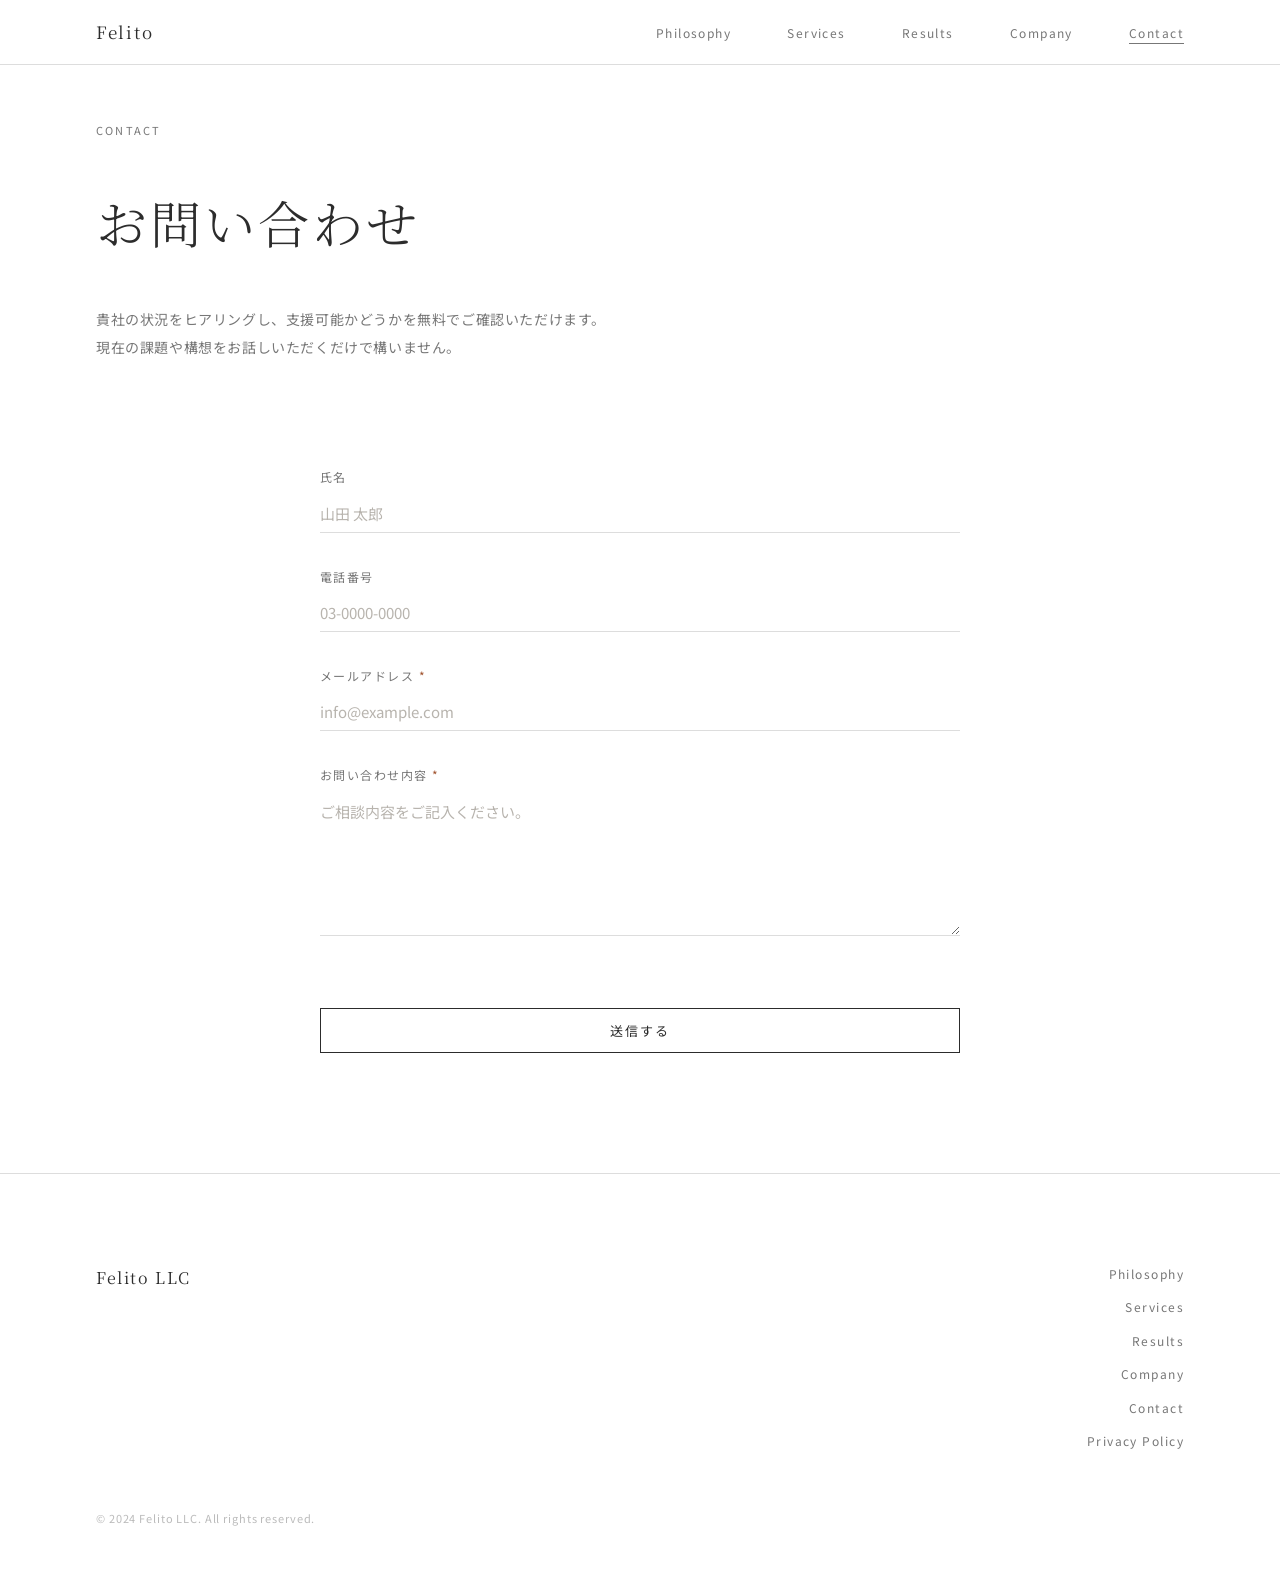
<file: contact/index.html>
<!DOCTYPE html>
<html lang="ja">
<head>
  <meta charset="UTF-8">
  <meta name="viewport" content="width=device-width, initial-scale=1.0">
  <title>お問い合わせ — Felito LLC</title>
  <link rel="preconnect" href="https://fonts.googleapis.com">
  <link rel="preconnect" href="https://fonts.gstatic.com" crossorigin>
  <link href="https://fonts.googleapis.com/css2?family=Noto+Sans+JP:wght@300;400;500&family=Noto+Serif+JP:wght@300;400&display=swap" rel="stylesheet">
  <link rel="stylesheet" href="../assets/css/style.css">
</head>
<body>

  <!-- Navigation -->
  <nav class="nav nav--scrolled" id="nav">
    <div class="nav__inner">
      <a href="../" class="nav__logo">Felito</a>
      <ul class="nav__links">
        <li><a href="../#philosophy">Philosophy</a></li>
        <li><a href="../#services">Services</a></li>
        <li><a href="../#works">Results</a></li>
        <li><a href="../#company">Company</a></li>
        <li><a href="../contact/" class="nav__link--active">Contact</a></li>
      </ul>
      <button class="nav__hamburger" id="hamburger" aria-label="メニューを開く">
        <span></span><span></span><span></span>
      </button>
    </div>
  </nav>

  <!-- Mobile Menu -->
  <div class="mobile-menu" id="mobileMenu">
    <button class="mobile-menu__close" id="mobileClose">close</button>
    <a href="../#philosophy" class="mobile-link">Philosophy</a>
    <a href="../#services"   class="mobile-link">Services</a>
    <a href="../#works"      class="mobile-link">Results</a>
    <a href="../#company"    class="mobile-link">Company</a>
    <a href="../contact/"    class="mobile-link">Contact</a>
    <a href="../assets/pdf/privacy-policy.pdf" class="mobile-link" target="_blank" rel="noopener">Privacy Policy</a>
  </div>

  <!-- Contact Page Hero -->
  <section class="contact-page__hero">
    <div class="container">
      <p class="section__label">Contact</p>
      <h1 class="contact-page__title">お問い合わせ</h1>
      <p class="contact-page__lead">
        貴社の状況をヒアリングし、支援可能かどうかを無料でご確認いただけます。<br>
        現在の課題や構想をお話しいただくだけで構いません。
      </p>
    </div>
  </section>

  <!-- Contact Form -->
  <section class="section" style="padding-top: var(--space-m);">
    <div class="container">
      <div class="contact__inner">
        <form class="contact__form" id="contactForm" novalidate>
          <div class="form__group">
            <label class="form__label" for="field-name">氏名</label>
            <input class="form__input" id="field-name" type="text" placeholder="山田 太郎">
          </div>
          <div class="form__group">
            <label class="form__label" for="field-tel">電話番号</label>
            <input class="form__input" id="field-tel" type="tel" placeholder="03-0000-0000">
          </div>
          <div class="form__group">
            <label class="form__label" for="field-email">メールアドレス <span class="form__required">*</span></label>
            <input class="form__input" id="field-email" type="email" placeholder="info@example.com" required>
          </div>
          <div class="form__group">
            <label class="form__label" for="field-body">お問い合わせ内容 <span class="form__required">*</span></label>
            <textarea class="form__input form__textarea" id="field-body" rows="6" placeholder="ご相談内容をご記入ください。" required></textarea>
          </div>
          <button class="btn form__submit" type="submit" id="submitBtn">送信する</button>
          <p class="form__thanks" id="formThanks" style="display:none;">
            お問い合わせを受け付けました。<br>担当者よりご連絡いたします。
          </p>
          <p class="form__error" id="formError" style="display:none;"></p>
        </form>
      </div>
    </div>
  </section>

  <!-- Footer -->
  <footer class="footer">
    <div class="container">
      <div class="footer__inner">
        <p class="footer__logo">Felito LLC</p>
        <nav class="footer__nav">
          <a href="../#philosophy">Philosophy</a>
          <a href="../#services">Services</a>
          <a href="../#works">Results</a>
          <a href="../#company">Company</a>
          <a href="../contact/">Contact</a>
          <a href="../assets/pdf/privacy-policy.pdf" target="_blank" rel="noopener">Privacy Policy</a>
        </nav>
      </div>
      <p class="footer__copy">&copy; 2024 Felito LLC. All rights reserved.</p>
    </div>
  </footer>

  <script>
    /* ── Mobile menu ── */
    const hamburger  = document.getElementById('hamburger');
    const mobileMenu = document.getElementById('mobileMenu');
    const mobileClose = document.getElementById('mobileClose');
    hamburger.addEventListener('click', () => mobileMenu.classList.add('is-open'));
    mobileClose.addEventListener('click', () => mobileMenu.classList.remove('is-open'));
    mobileMenu.querySelectorAll('.mobile-link').forEach(link => {
      link.addEventListener('click', () => mobileMenu.classList.remove('is-open'));
    });

    /* ── Contact Form ── */
    document.getElementById('contactForm').addEventListener('submit', function(e) {
      e.preventDefault();

      const submitBtn  = document.getElementById('submitBtn');
      const thanksEl   = document.getElementById('formThanks');
      const errorEl    = document.getElementById('formError');
      const email      = document.getElementById('field-email').value.trim();
      const body       = document.getElementById('field-body').value.trim();

      errorEl.style.display = 'none';

      if (!email || !body) {
        errorEl.textContent = 'メールアドレスとお問い合わせ内容は必須です。';
        errorEl.style.display = 'block';
        return;
      }

      submitBtn.disabled = true;
      submitBtn.textContent = '送信中…';

      const FORM_ID = '1FAIpQLSdgB_qQv28AI9wtjrtVb0oMYBY1U6e5ytBYgLjv1RBcozSxbw';
      const url     = `https://docs.google.com/forms/d/e/${FORM_ID}/formResponse`;
      const params  = new URLSearchParams({
        'entry.367666068':  document.getElementById('field-name').value,
        'entry.636759000':  document.getElementById('field-tel').value,
        'entry.1981017197': email,
        'entry.1567384020': body,
      });

      fetch(`${url}?${params.toString()}`, { method: 'POST', mode: 'no-cors' })
        .then(() => {
          e.target.reset();
          submitBtn.style.display = 'none';
          thanksEl.style.display  = 'block';
        })
        .catch(() => {
          submitBtn.disabled    = false;
          submitBtn.textContent = '送信する';
          errorEl.textContent   = '送信に失敗しました。時間をおいて再度お試しください。';
          errorEl.style.display = 'block';
        });
    });
  </script>
</body>
</html>
</file>
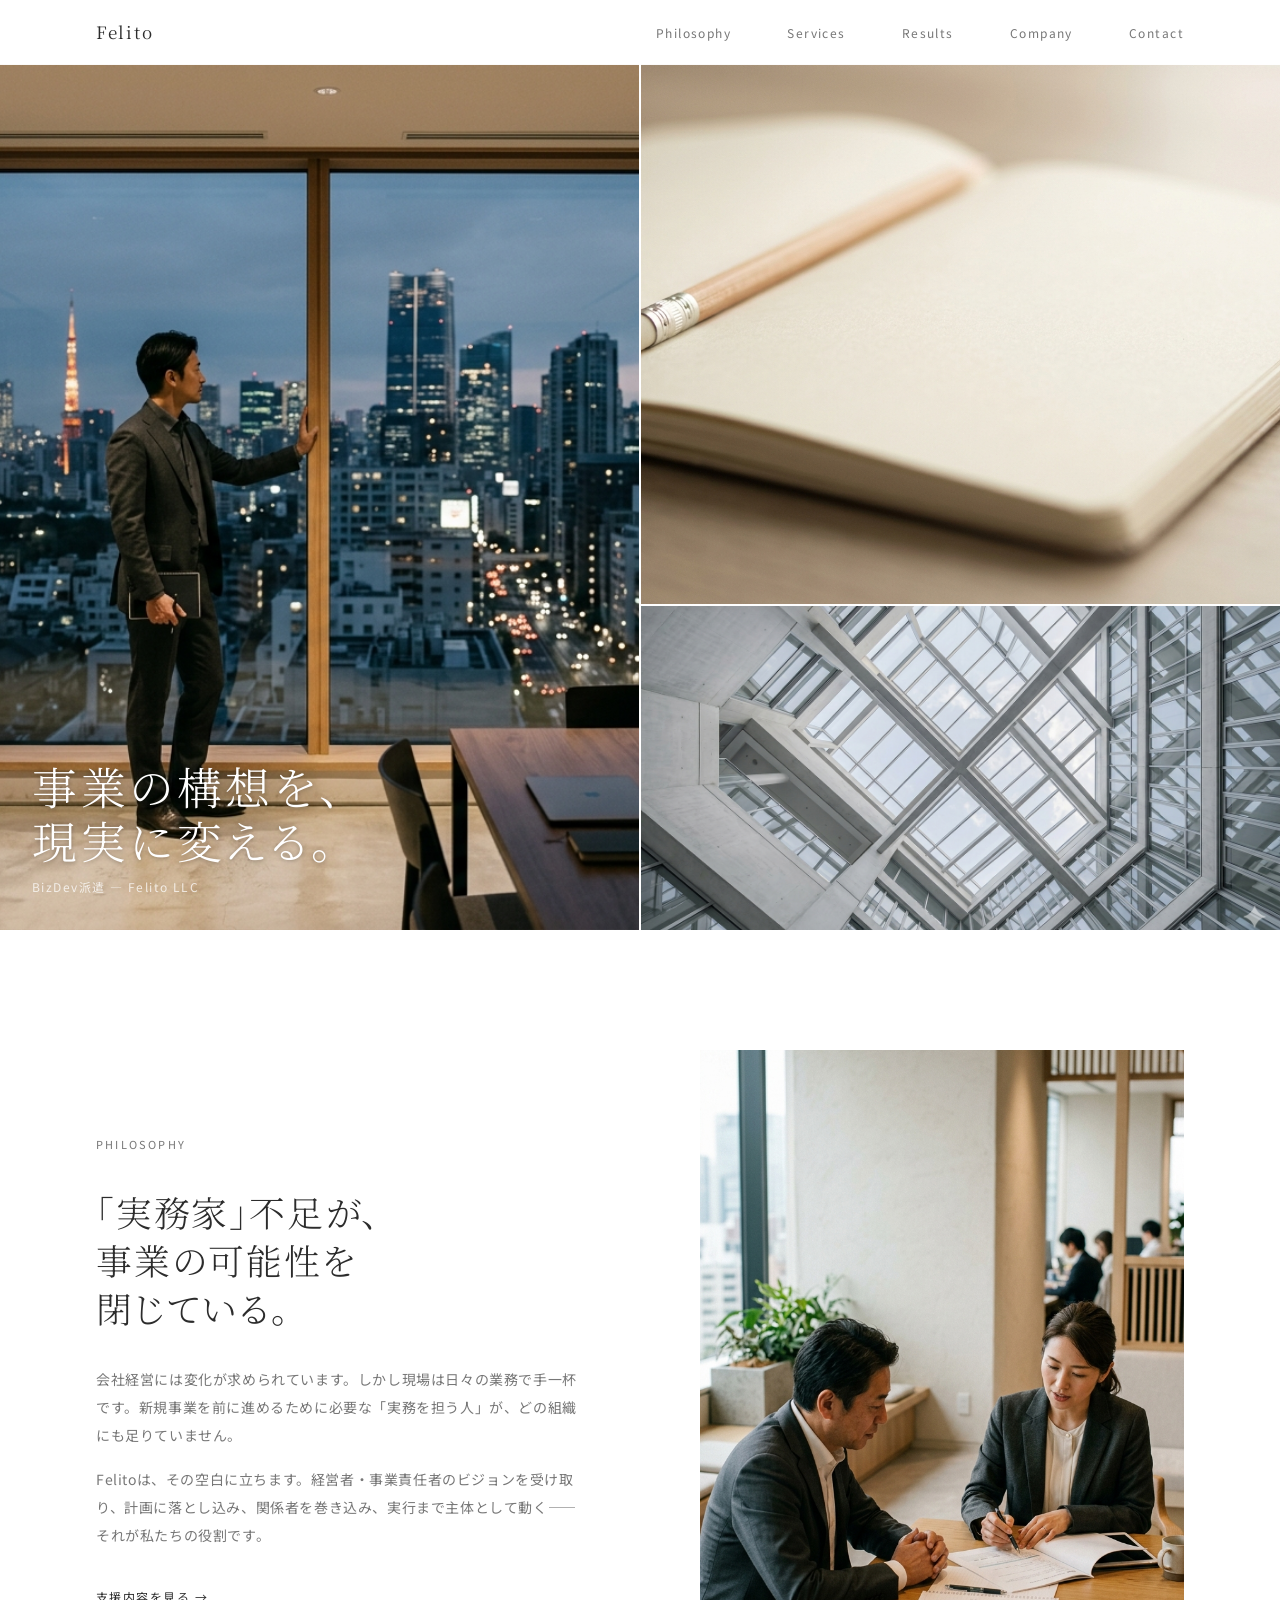
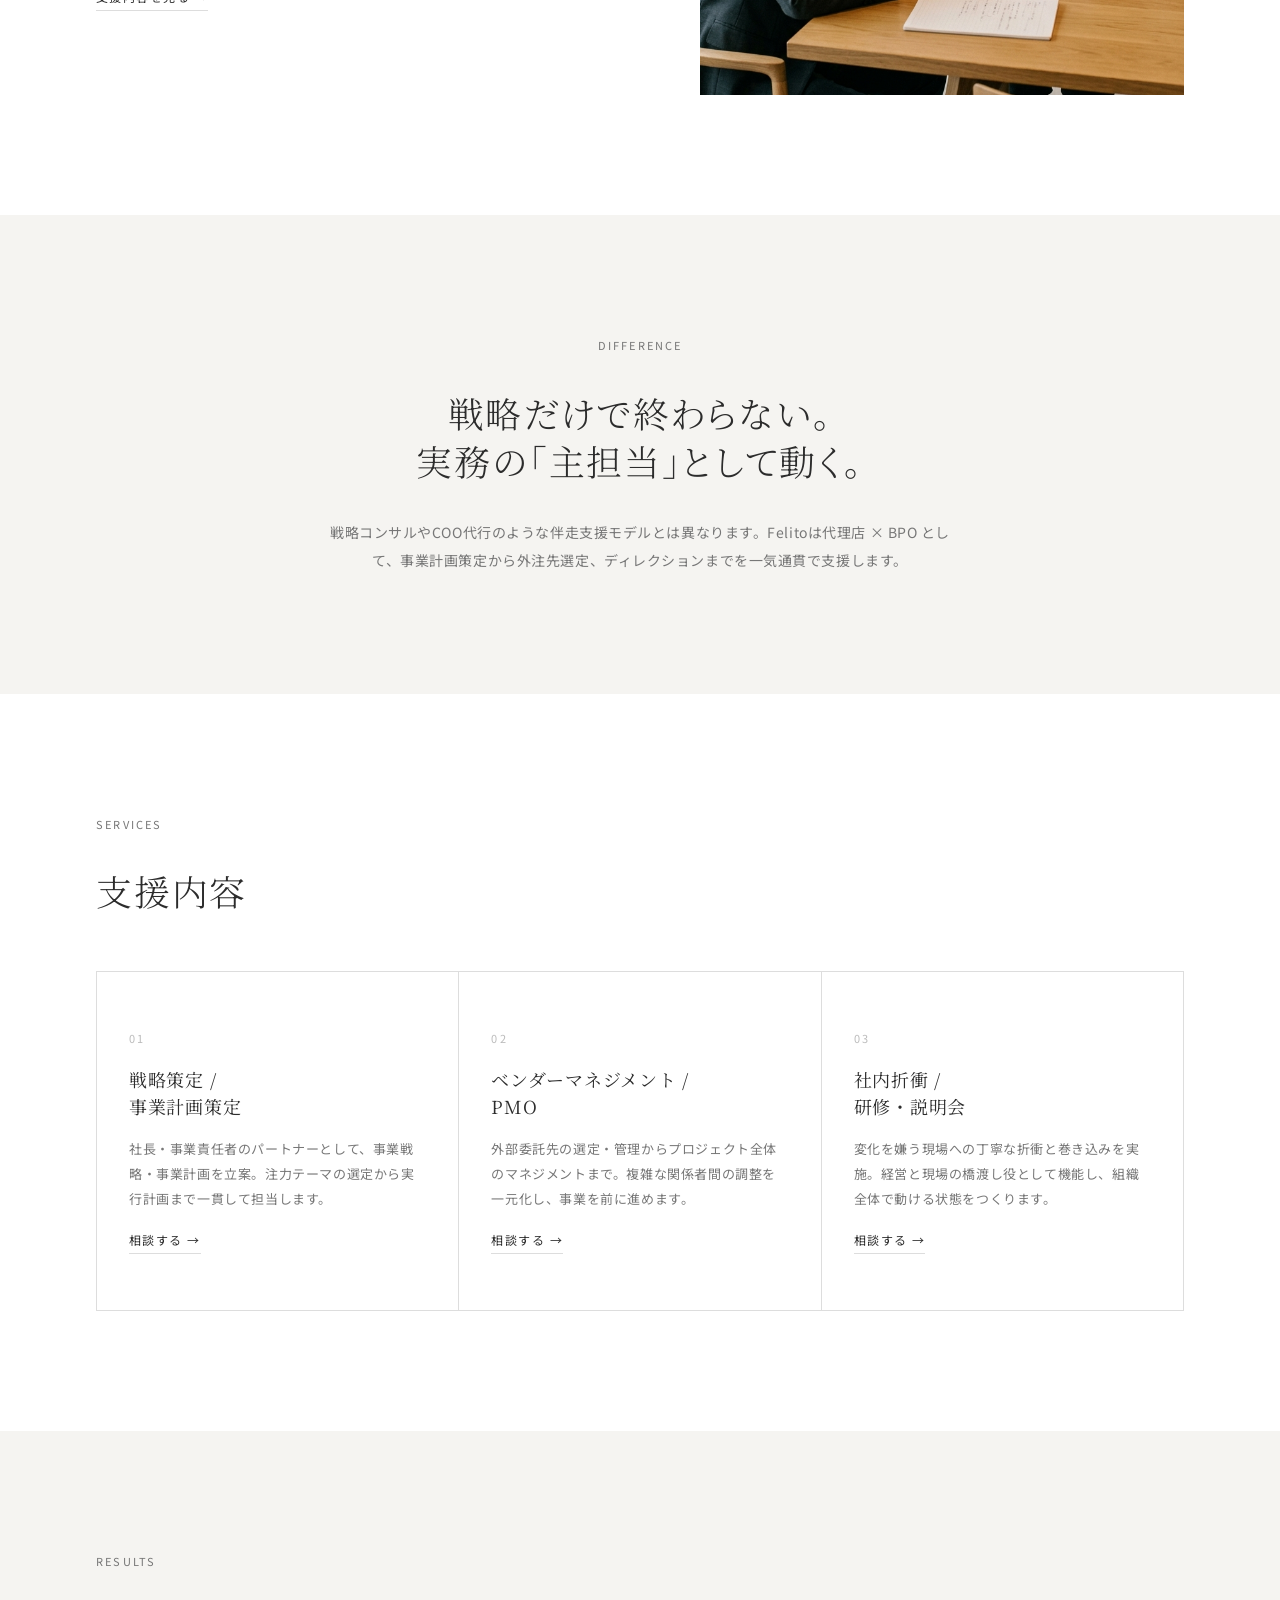
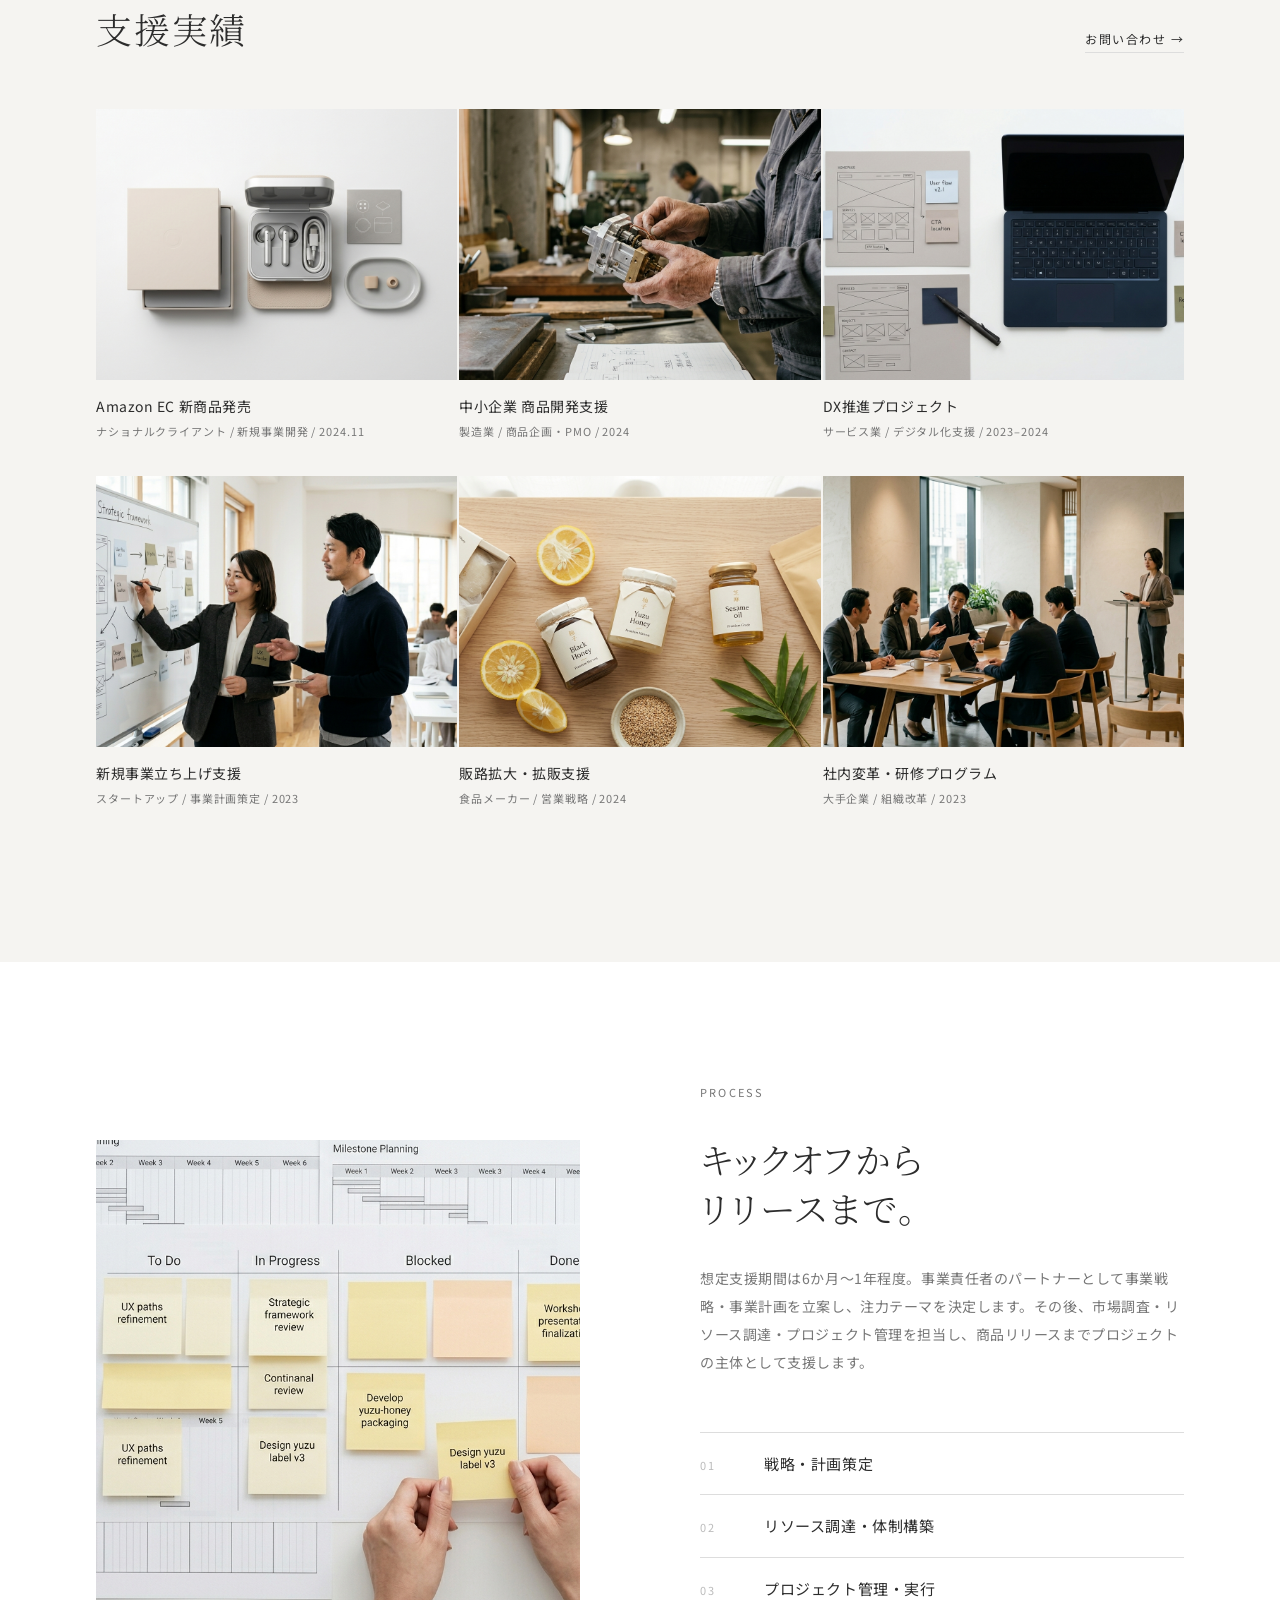
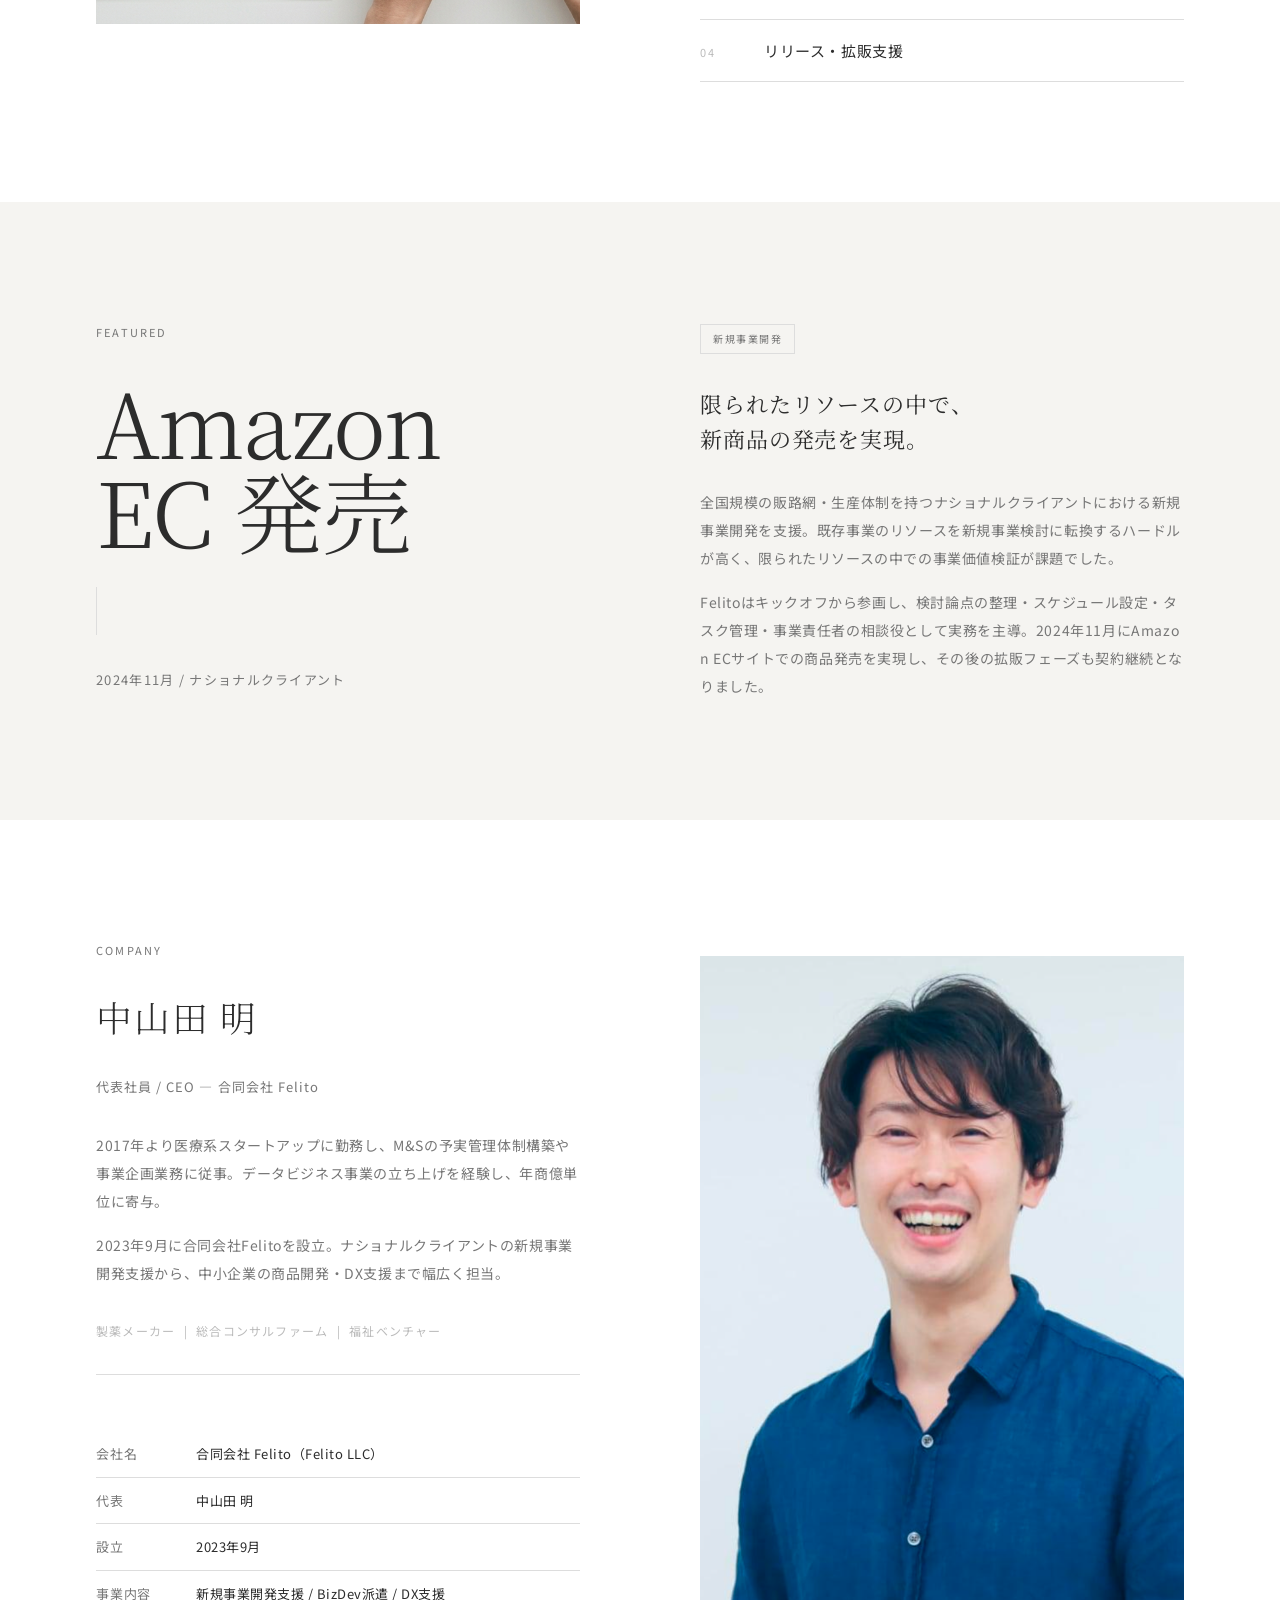
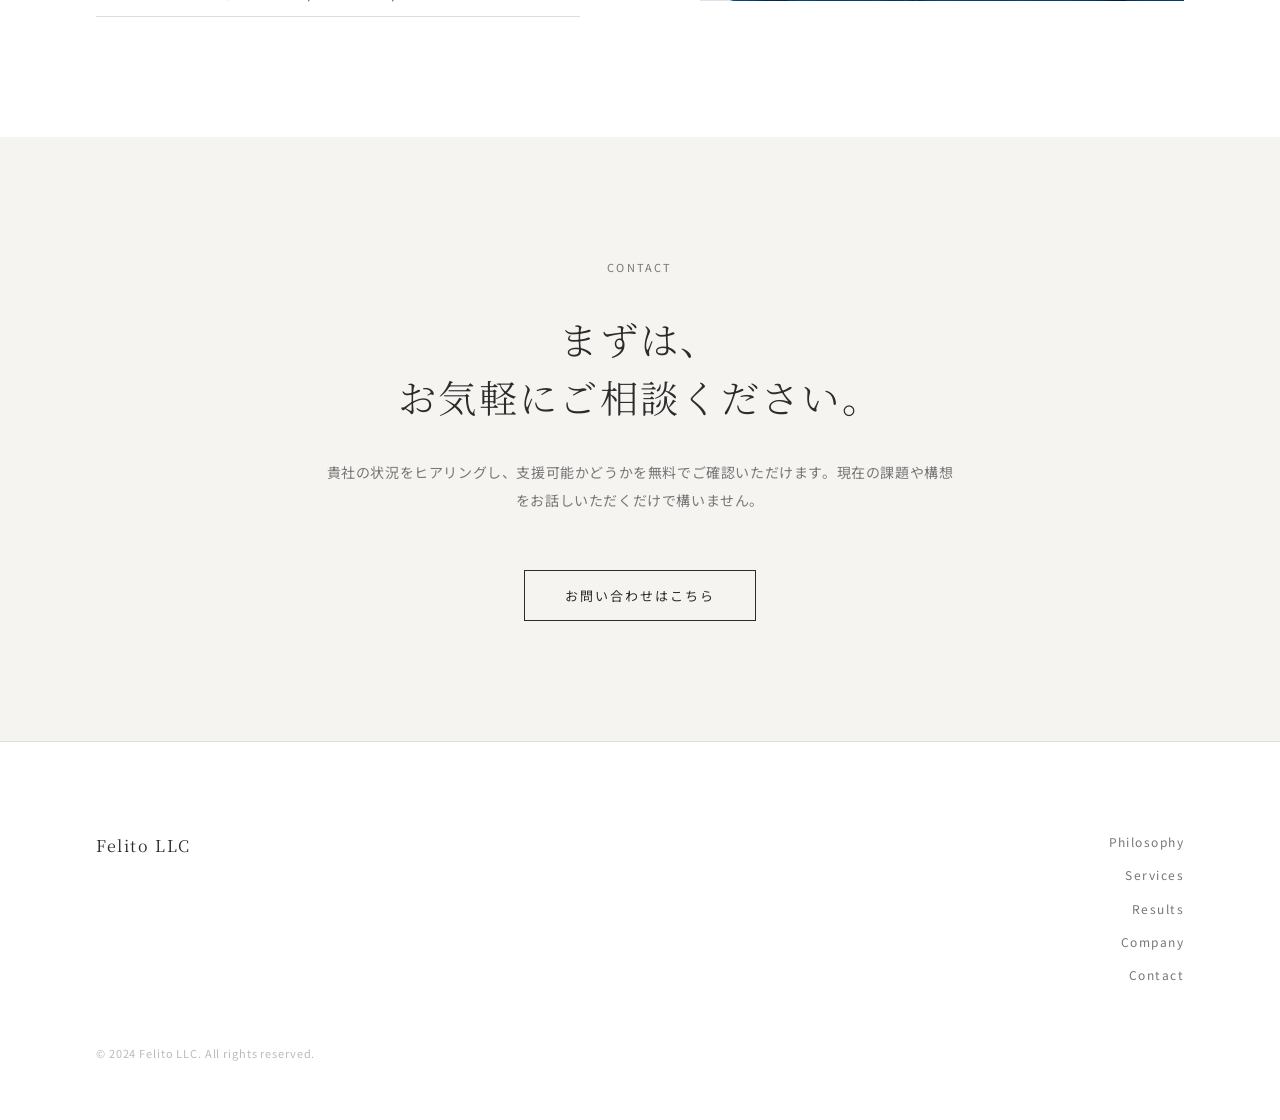
<file: corporate/index.html>
<!DOCTYPE html>
<html lang="ja">
<head>
  <meta charset="UTF-8">
  <meta name="viewport" content="width=device-width, initial-scale=1.0">
  <title>Felito LLC — BizDev派遣</title>
  <link rel="preconnect" href="https://fonts.googleapis.com">
  <link rel="preconnect" href="https://fonts.gstatic.com" crossorigin>
  <link href="https://fonts.googleapis.com/css2?family=Noto+Sans+JP:wght@300;400;500&family=Noto+Serif+JP:wght@300;400&display=swap" rel="stylesheet">
  <link rel="stylesheet" href="style.css">
</head>
<body>

  <!-- Navigation -->
  <nav class="nav" id="nav">
    <div class="nav__inner">
      <a href="#" class="nav__logo">Felito</a>
      <ul class="nav__links">
        <li><a href="#philosophy">Philosophy</a></li>
        <li><a href="#services">Services</a></li>
        <li><a href="#works">Results</a></li>
        <li><a href="#company">Company</a></li>
        <li><a href="contact/">Contact</a></li>
      </ul>
      <button class="nav__hamburger" id="hamburger" aria-label="メニューを開く">
        <span></span><span></span><span></span>
      </button>
    </div>
  </nav>

  <!-- Mobile Menu -->
  <div class="mobile-menu" id="mobileMenu">
    <button class="mobile-menu__close" id="mobileClose">close</button>
    <a href="#philosophy" class="mobile-link">Philosophy</a>
    <a href="#services"   class="mobile-link">Services</a>
    <a href="#works"      class="mobile-link">Results</a>
    <a href="#company"    class="mobile-link">Company</a>
    <a href="contact/" class="mobile-link">Contact</a>
  </div>

  <!-- Hero -->
  <section class="hero">
    <div class="hero__grid">
      <div class="hero__cell hero__cell--main">
        <img src="images/hero-main.png" alt="Felito LLC — BizDev派遣" class="hero__img">
        <div class="hero__caption">
          <p class="hero__caption-text">
            事業の構想を、<br>現実に変える。
          </p>
          <p class="hero__caption-sub">BizDev派遣 — Felito LLC</p>
        </div>
      </div>
      <div class="hero__cell hero__cell--sub"><img src="images/hero-sub-1.png" alt="" class="hero__cell-img"></div>
      <div class="hero__cell hero__cell--sub2"><img src="images/hero-sub-2.png" alt="" class="hero__cell-img"></div>
    </div>
  </section>

  <!-- Philosophy -->
  <section class="section" id="philosophy">
    <div class="container">
      <div class="split fade">
        <div class="split__text">
          <p class="section__label">Philosophy</p>
          <h2 class="section__heading">
            「実務家」不足が、<br>
            事業の可能性を<br>
            閉じている。
          </h2>
          <div class="body-text">
            <p>会社経営には変化が求められています。しかし現場は日々の業務で手一杯です。新規事業を前に進めるために必要な「実務を担う人」が、どの組織にも足りていません。</p>
            <p>Felitoは、その空白に立ちます。経営者・事業責任者のビジョンを受け取り、計画に落とし込み、関係者を巻き込み、実行まで主体として動く——それが私たちの役割です。</p>
          </div>
          <a href="#services" class="link-arrow">支援内容を見る →</a>
        </div>
        <div class="split__visual">
          <img src="images/philosophy.png" alt="" class="img-portrait">
        </div>
      </div>
    </div>
  </section>

  <!-- Distinction -->
  <section class="section section--surface">
    <div class="container">
      <div style="max-width:640px; margin:0 auto; text-align:center;" class="fade">
        <p class="section__label" style="text-align:center;">Difference</p>
        <h2 class="section__heading" style="text-align:center; max-width:none;">
          戦略だけで終わらない。<br>
          実務の「主担当」として動く。
        </h2>
        <p class="section__body" style="max-width:none; text-align:center;">
          戦略コンサルやCOO代行のような伴走支援モデルとは異なります。Felitoは代理店 × BPO として、事業計画策定から外注先選定、ディレクションまでを一気通貫で支援します。
        </p>
      </div>
    </div>
  </section>

  <!-- Services -->
  <section class="section" id="services">
    <div class="container">
      <div class="fade">
        <p class="section__label">Services</p>
        <h2 class="section__heading">支援内容</h2>
      </div>
      <div class="services__grid fade">
        <div class="service__item">
          <span class="service__num">01</span>
          <h3 class="service__title">戦略策定 /<br>事業計画策定</h3>
          <p class="service__body">社長・事業責任者のパートナーとして、事業戦略・事業計画を立案。注力テーマの選定から実行計画まで一貫して担当します。</p>
          <a href="#contact" class="link-arrow" style="margin-top:auto; align-self:flex-start;">相談する →</a>
        </div>
        <div class="service__item">
          <span class="service__num">02</span>
          <h3 class="service__title">ベンダーマネジメント /<br>PMO</h3>
          <p class="service__body">外部委託先の選定・管理からプロジェクト全体のマネジメントまで。複雑な関係者間の調整を一元化し、事業を前に進めます。</p>
          <a href="#contact" class="link-arrow" style="margin-top:auto; align-self:flex-start;">相談する →</a>
        </div>
        <div class="service__item">
          <span class="service__num">03</span>
          <h3 class="service__title">社内折衝 /<br>研修・説明会</h3>
          <p class="service__body">変化を嫌う現場への丁寧な折衝と巻き込みを実施。経営と現場の橋渡し役として機能し、組織全体で動ける状態をつくります。</p>
          <a href="#contact" class="link-arrow" style="margin-top:auto; align-self:flex-start;">相談する →</a>
        </div>
      </div>
    </div>
  </section>

  <!-- Results / Works Grid -->
  <section class="section section--surface" id="works">
    <div class="container">
      <div class="works__intro fade">
        <div>
          <p class="section__label">Results</p>
          <h2 class="section__heading" style="margin-bottom:0;">支援実績</h2>
        </div>
        <a href="#contact" class="link-arrow">お問い合わせ →</a>
      </div>
      <div class="works__grid fade">

        <a class="work__card" href="#contact">
          <div class="work__img">
            <img src="images/work-01-amazon-ec.png" alt="Amazon EC 新商品発売" class="work__img-photo">
          </div>
          <div class="work__info">
            <p class="work__title">Amazon EC 新商品発売</p>
            <p class="work__meta">ナショナルクライアント / 新規事業開発 / 2024.11</p>
          </div>
        </a>

        <a class="work__card" href="#contact">
          <div class="work__img">
            <img src="images/work-02-product-dev.png" alt="中小企業 商品開発支援" class="work__img-photo">
          </div>
          <div class="work__info">
            <p class="work__title">中小企業 商品開発支援</p>
            <p class="work__meta">製造業 / 商品企画・PMO / 2024</p>
          </div>
        </a>

        <a class="work__card" href="#contact">
          <div class="work__img">
            <img src="images/work-03-dx.png" alt="DX推進プロジェクト" class="work__img-photo">
          </div>
          <div class="work__info">
            <p class="work__title">DX推進プロジェクト</p>
            <p class="work__meta">サービス業 / デジタル化支援 / 2023–2024</p>
          </div>
        </a>

        <a class="work__card" href="#contact">
          <div class="work__img">
            <img src="images/work-04-startup.png" alt="新規事業立ち上げ支援" class="work__img-photo">
          </div>
          <div class="work__info">
            <p class="work__title">新規事業立ち上げ支援</p>
            <p class="work__meta">スタートアップ / 事業計画策定 / 2023</p>
          </div>
        </a>

        <a class="work__card" href="#contact">
          <div class="work__img">
            <img src="images/work-05-food.png" alt="販路拡大・拡販支援" class="work__img-photo">
          </div>
          <div class="work__info">
            <p class="work__title">販路拡大・拡販支援</p>
            <p class="work__meta">食品メーカー / 営業戦略 / 2024</p>
          </div>
        </a>

        <a class="work__card" href="#contact">
          <div class="work__img">
            <img src="images/work-06-training.png" alt="社内変革・研修プログラム" class="work__img-photo">
          </div>
          <div class="work__info">
            <p class="work__title">社内変革・研修プログラム</p>
            <p class="work__meta">大手企業 / 組織改革 / 2023</p>
          </div>
        </a>

      </div>
    </div>
  </section>

  <!-- Process -->
  <section class="section">
    <div class="container">
      <div class="split fade">
        <div class="split__visual">
          <img src="images/process.png" alt="" class="img-square">
        </div>
        <div class="split__text">
          <p class="section__label">Process</p>
          <h2 class="section__heading">
            キックオフから<br>リリースまで。
          </h2>
          <p class="section__body" style="max-width:none; margin-bottom:0;">
            想定支援期間は6か月〜1年程度。事業責任者のパートナーとして事業戦略・事業計画を立案し、注力テーマを決定します。その後、市場調査・リソース調達・プロジェクト管理を担当し、商品リリースまでプロジェクトの主体として支援します。
          </p>
          <div class="process__list">
            <div class="process__item">
              <span class="process__step">01</span>
              <span class="process__name">戦略・計画策定</span>
            </div>
            <div class="process__item">
              <span class="process__step">02</span>
              <span class="process__name">リソース調達・体制構築</span>
            </div>
            <div class="process__item">
              <span class="process__step">03</span>
              <span class="process__name">プロジェクト管理・実行</span>
            </div>
            <div class="process__item">
              <span class="process__step">04</span>
              <span class="process__name">リリース・拡販支援</span>
            </div>
          </div>
        </div>
      </div>
    </div>
  </section>

  <!-- Feature Result (highlight) -->
  <section class="section section--surface">
    <div class="container">
      <div class="result__wrap fade">
        <div class="result__left">
          <p class="section__label">Featured</p>
          <div class="result__large-num">Amazon<br>EC 発売</div>
          <div class="result__divider"></div>
          <p class="result__large-label">2024年11月 / ナショナルクライアント</p>
        </div>
        <div class="result__right">
          <span class="result__tag">新規事業開発</span>
          <h3 class="result__title">
            限られたリソースの中で、<br>
            新商品の発売を実現。
          </h3>
          <div class="result__body">
            <p>全国規模の販路網・生産体制を持つナショナルクライアントにおける新規事業開発を支援。既存事業のリソースを新規事業検討に転換するハードルが高く、限られたリソースの中での事業価値検証が課題でした。</p>
            <p>Felitoはキックオフから参画し、検討論点の整理・スケジュール設定・タスク管理・事業責任者の相談役として実務を主導。2024年11月にAmazon ECサイトでの商品発売を実現し、その後の拡販フェーズも契約継続となりました。</p>
          </div>
        </div>
      </div>
    </div>
  </section>

  <!-- Company -->
  <section class="section" id="company">
    <div class="container">
      <div class="split fade">
        <div class="split__text">
          <p class="section__label">Company</p>
          <h2 class="section__heading">中山田 明</h2>
          <p class="company__role">代表社員 / CEO — 合同会社 Felito</p>
          <div class="body-text">
            <p>2017年より医療系スタートアップに勤務し、M&Sの予実管理体制構築や事業企画業務に従事。データビジネス事業の立ち上げを経験し、年商億単位に寄与。</p>
            <p>2023年9月に合同会社Felitoを設立。ナショナルクライアントの新規事業開発支援から、中小企業の商品開発・DX支援まで幅広く担当。</p>
          </div>
          <p class="company__career">製薬メーカー &nbsp;|&nbsp; 総合コンサルファーム &nbsp;|&nbsp; 福祉ベンチャー</p>
          <table class="company__table">
            <tr><th>会社名</th><td>合同会社 Felito（Felito LLC）</td></tr>
            <tr><th>代表</th><td>中山田 明</td></tr>
            <tr><th>設立</th><td>2023年9月</td></tr>
            <tr><th>事業内容</th><td>新規事業開発支援 / BizDev派遣 / DX支援</td></tr>
          </table>
        </div>
        <div class="split__visual">
          <img src="images/company-portrait.png" alt="中山田 明 — 代表社員" class="img-portrait">
        </div>
      </div>
    </div>
  </section>

  <!-- Contact -->
  <section class="section section--surface" id="contact">
    <div class="container">
      <div class="contact__inner fade">
        <p class="section__label" style="text-align:center;">Contact</p>
        <h2 class="contact__title">
          まずは、<br>お気軽にご相談ください。
        </h2>
        <p class="contact__body">
          貴社の状況をヒアリングし、支援可能かどうかを無料でご確認いただけます。現在の課題や構想をお話しいただくだけで構いません。
        </p>
        <a href="contact/" class="btn">お問い合わせはこちら</a>
      </div>
    </div>
  </section>

  <!-- Footer -->
  <footer class="footer">
    <div class="container">
      <div class="footer__inner">
        <p class="footer__logo">Felito LLC</p>
        <nav class="footer__nav">
          <a href="#philosophy">Philosophy</a>
          <a href="#services">Services</a>
          <a href="#works">Results</a>
          <a href="#company">Company</a>
          <a href="contact/">Contact</a>
        </nav>
      </div>
      <p class="footer__copy">&copy; 2024 Felito LLC. All rights reserved.</p>
    </div>
  </footer>

  <script>
    /* ── Nav scroll ── */
    const nav = document.getElementById('nav');
    window.addEventListener('scroll', () => {
      nav.classList.toggle('nav--scrolled', window.scrollY > 40);
    }, { passive: true });

    /* ── Mobile menu ── */
    const hamburger  = document.getElementById('hamburger');
    const mobileMenu = document.getElementById('mobileMenu');
    const mobileClose = document.getElementById('mobileClose');

    hamburger.addEventListener('click', () => mobileMenu.classList.add('is-open'));
    mobileClose.addEventListener('click', () => mobileMenu.classList.remove('is-open'));
    mobileMenu.querySelectorAll('.mobile-link').forEach(link => {
      link.addEventListener('click', () => mobileMenu.classList.remove('is-open'));
    });

    /* ── Hero parallax on scroll ── */
    const heroCaption = document.querySelector('.hero__caption');
    if (heroCaption) {
      window.addEventListener('scroll', () => {
        heroCaption.style.transform = `translateY(${window.scrollY * 0.18}px)`;
      }, { passive: true });
    }

    /* ── Works grid stagger ── */
    const worksGrid = document.querySelector('.works__grid');
    if (worksGrid) {
      const cards = worksGrid.querySelectorAll('.work__card');
      const gridObserver = new IntersectionObserver((entries) => {
        entries.forEach(e => {
          if (e.isIntersecting) {
            cards.forEach((card, i) => {
              card.style.transitionDelay = `${i * 0.08}s`;
              setTimeout(() => card.classList.add('is-visible'), i * 80);
            });
            gridObserver.unobserve(e.target);
          }
        });
      }, { threshold: 0.05 });
      gridObserver.observe(worksGrid);
    }

    /* ── Work card hover overlay ── */
    document.querySelectorAll('.work__card').forEach(card => {
      const overlay = document.createElement('div');
      overlay.className = 'work__hover-overlay';
      const titleEl = card.querySelector('.work__title');
      const metaEl  = card.querySelector('.work__meta');
      overlay.innerHTML = `
        <p class="work__overlay-title">${titleEl ? titleEl.textContent : ''}</p>
        <p class="work__overlay-meta">${metaEl ? metaEl.textContent : ''}</p>
      `;
      card.querySelector('.work__img').appendChild(overlay);
    });

    /* ── Fade in ── */
    const observer = new IntersectionObserver((entries) => {
      entries.forEach(e => {
        if (e.isIntersecting) {
          e.target.classList.add('is-visible');
          observer.unobserve(e.target);
        }
      });
    }, { threshold: 0.08 });
    document.querySelectorAll('.fade').forEach(el => observer.observe(el));
  </script>
</body>
</html>
</file>
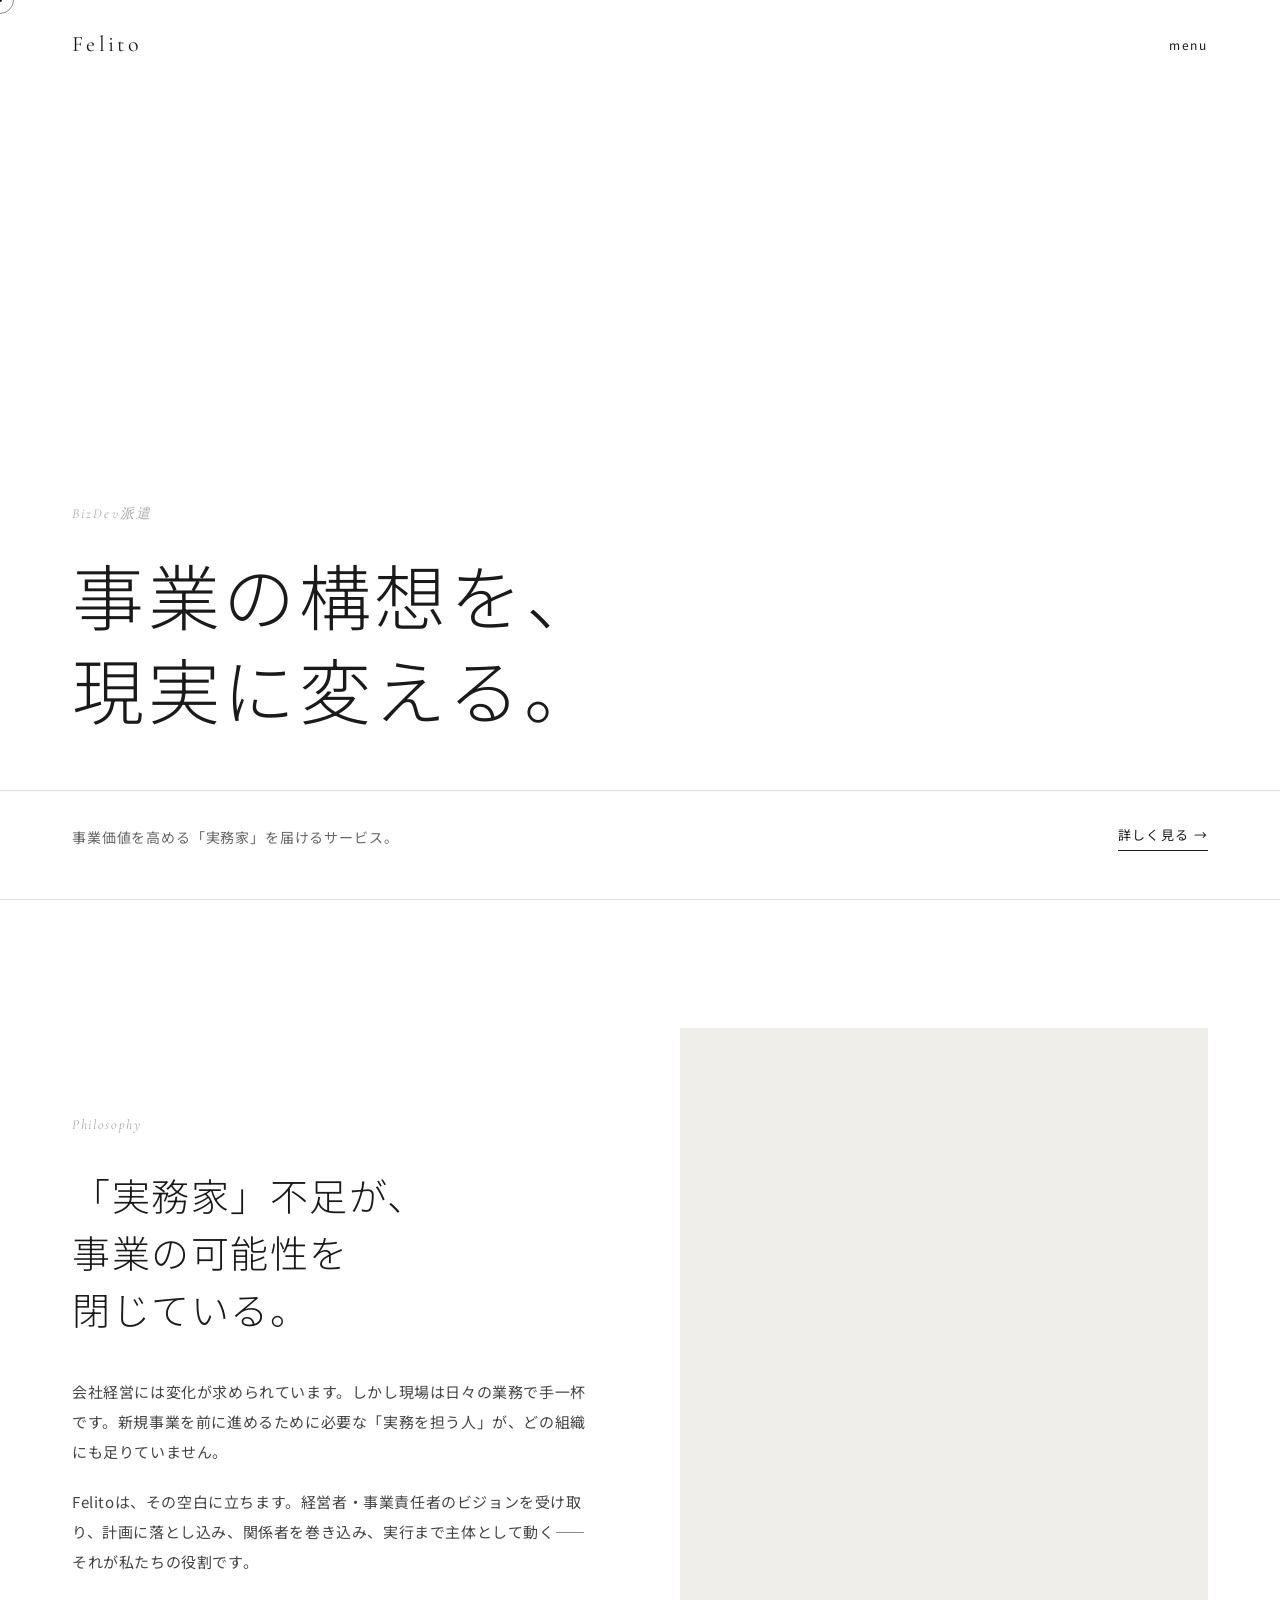
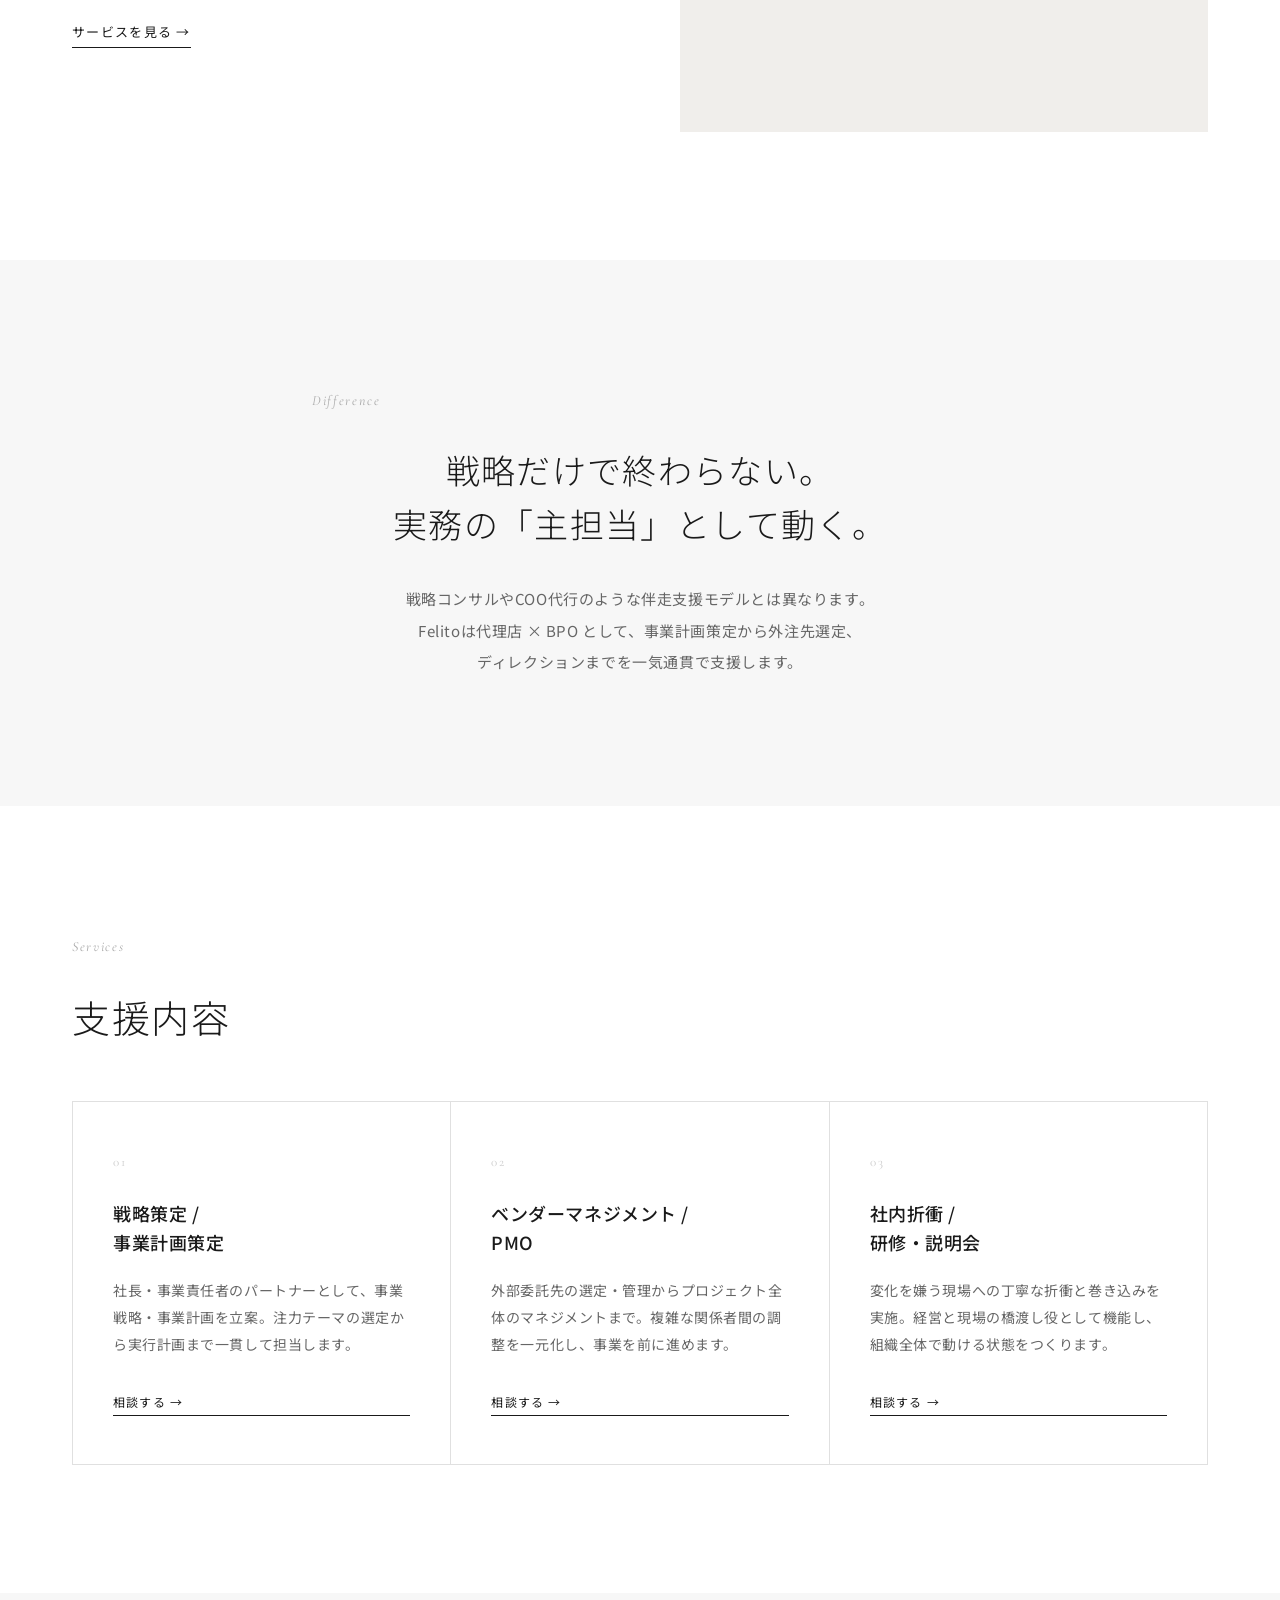
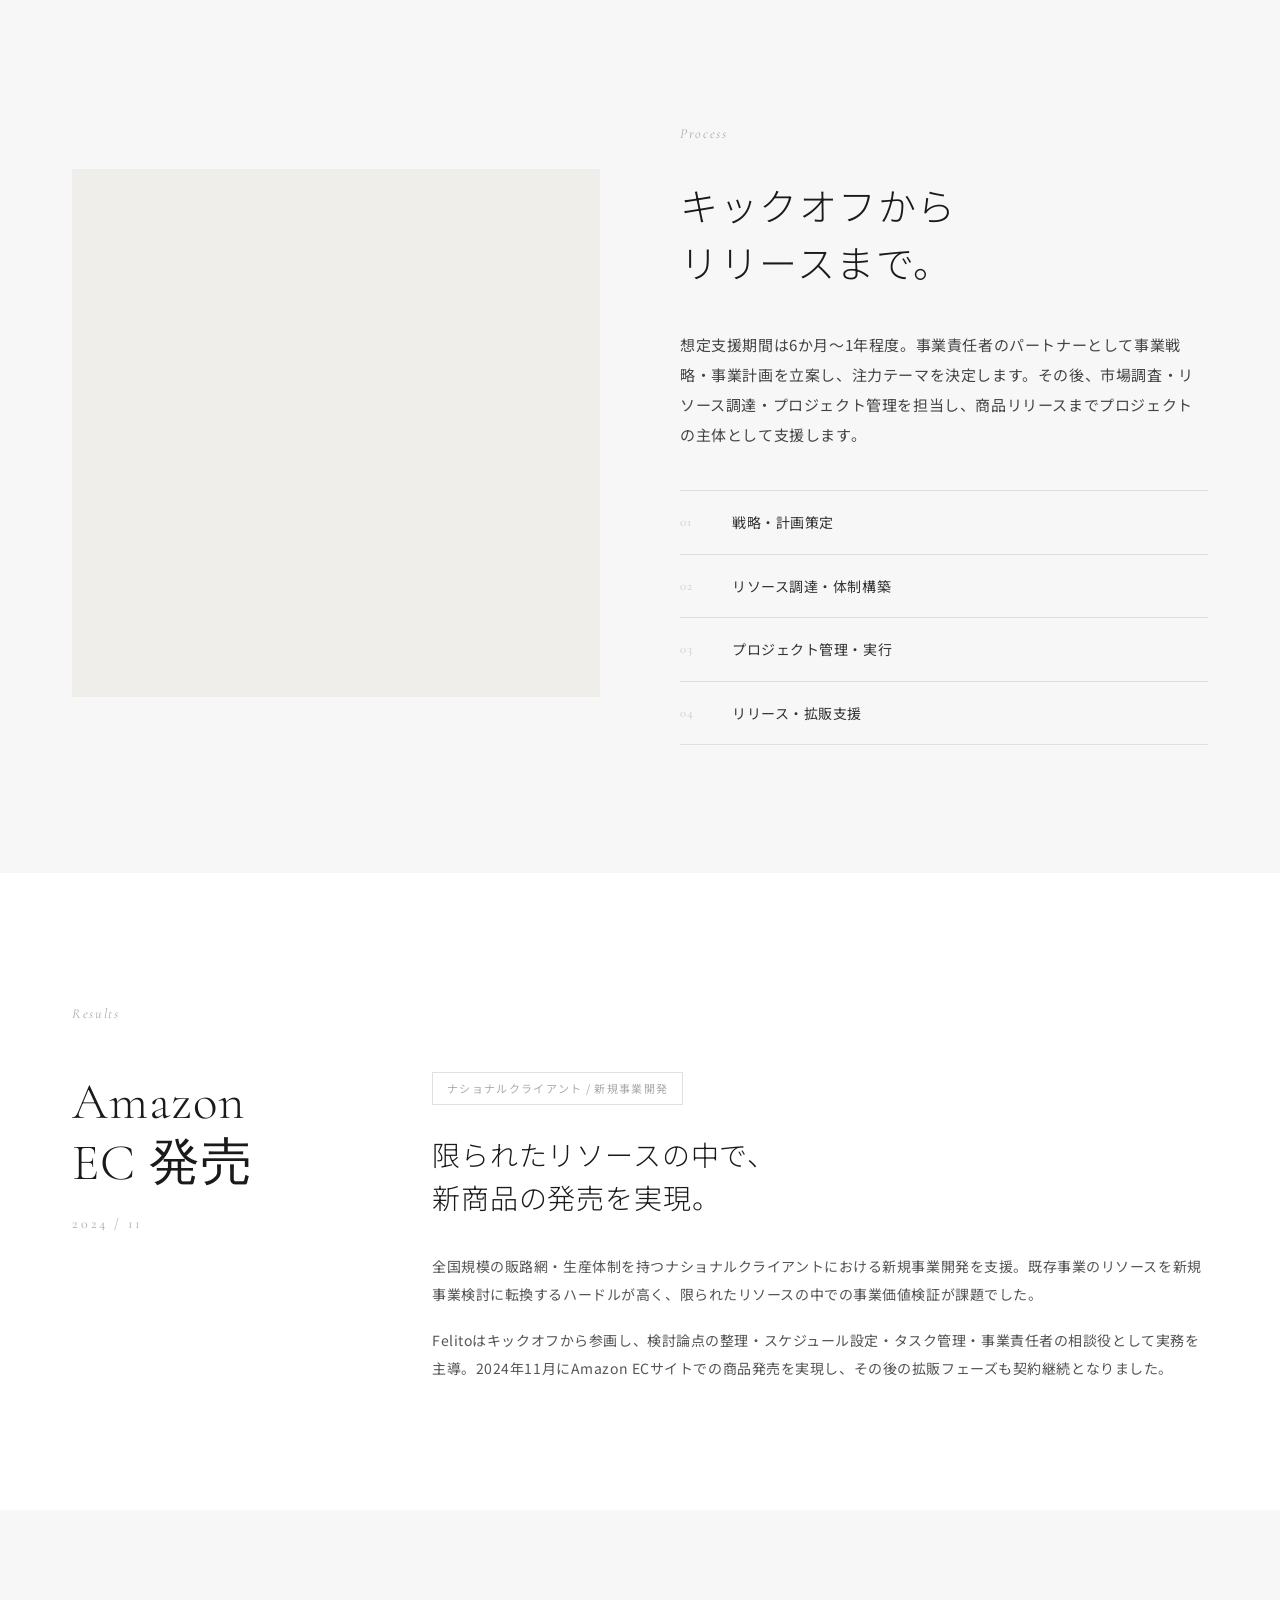
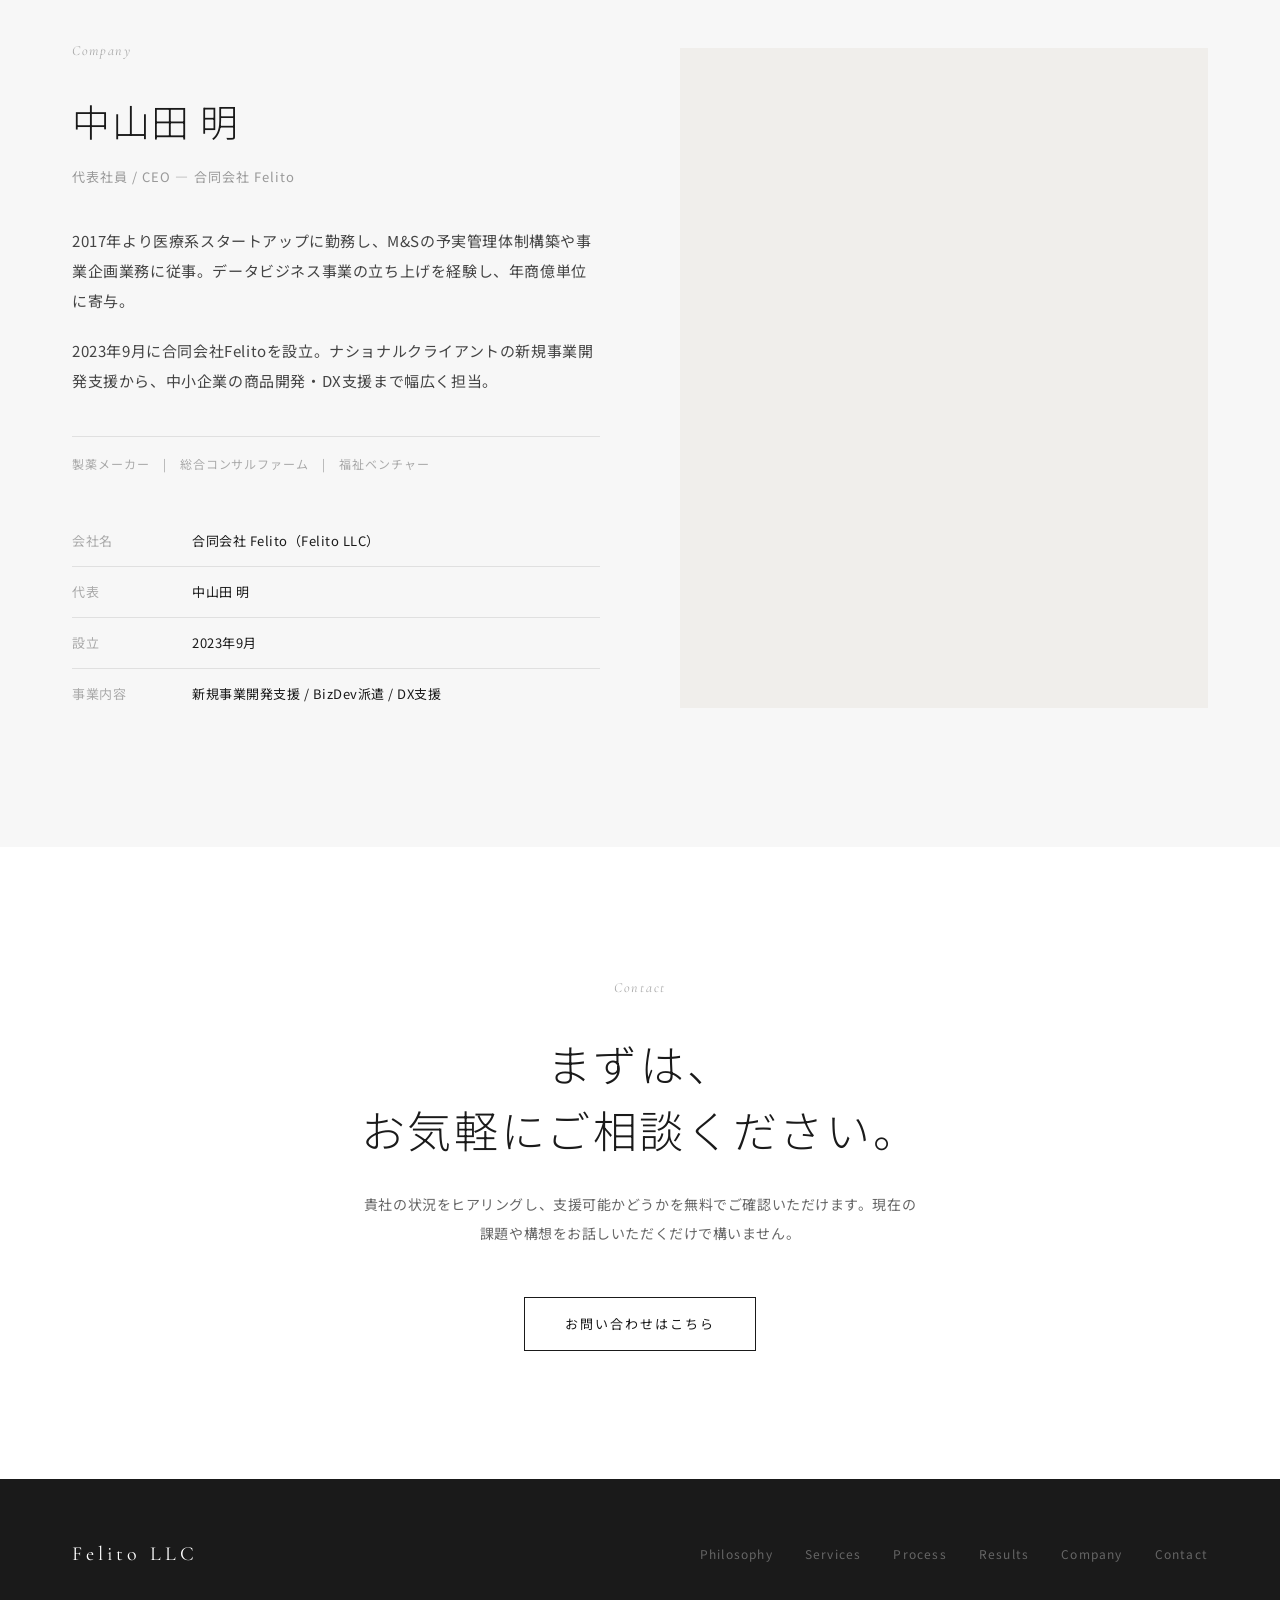
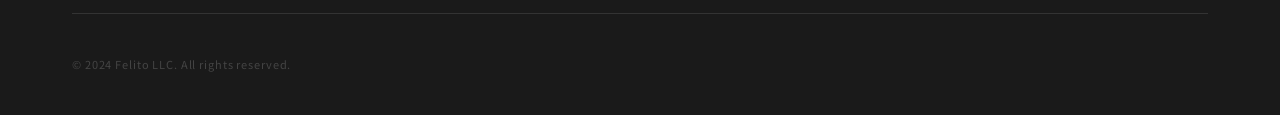
<file: nutrad/index.html>
<!DOCTYPE html>
<html lang="ja">
<head>
  <meta charset="UTF-8">
  <meta name="viewport" content="width=device-width, initial-scale=1.0">
  <title>Felito LLC — BizDev派遣</title>
  <link rel="preconnect" href="https://fonts.googleapis.com">
  <link rel="preconnect" href="https://fonts.gstatic.com" crossorigin>
  <link href="https://fonts.googleapis.com/css2?family=Cormorant+Garamond:ital,wght@0,300;0,400;1,300;1,400&family=Noto+Sans+JP:wght@300;400;500&display=swap" rel="stylesheet">
  <link rel="stylesheet" href="style.css">
</head>
<body>

  <!-- Navigation -->
  <nav class="nav" id="nav">
    <div class="nav__inner">
      <a href="#" class="nav__logo">Felito</a>
      <button class="nav__menu-btn" id="menuBtn" aria-label="メニュー">menu</button>
    </div>
  </nav>

  <!-- Fullscreen Menu -->
  <div class="menu-overlay" id="menuOverlay">
    <button class="menu-overlay__close" id="menuClose">close</button>
    <nav class="menu-overlay__nav">
      <a href="#philosophy" class="menu-overlay__link">Philosophy</a>
      <a href="#services" class="menu-overlay__link">Services</a>
      <a href="#process" class="menu-overlay__link">Process</a>
      <a href="#results" class="menu-overlay__link">Results</a>
      <a href="#company" class="menu-overlay__link">Company</a>
      <a href="#contact" class="menu-overlay__link">Contact</a>
    </nav>
  </div>

  <!-- Hero -->
  <section class="hero">
    <div class="hero__content">
      <p class="hero__eyebrow">BizDev派遣</p>
      <h1 class="hero__title">
        事業の構想を、<br>
        現実に変える。
      </h1>
    </div>
    <div class="hero__image-area">
      <div class="hero__image-placeholder"></div>
    </div>
    <div class="hero__bottom">
      <p class="hero__sub">事業価値を高める「実務家」を届けるサービス。</p>
      <a href="#philosophy" class="link-arrow">詳しく見る →</a>
    </div>
  </section>

  <!-- Philosophy -->
  <section class="section" id="philosophy">
    <div class="container">
      <div class="split split--text-image">
        <div class="split__text">
          <p class="section__label">Philosophy</p>
          <h2 class="section__heading">
            「実務家」不足が、<br>
            事業の可能性を<br>
            閉じている。
          </h2>
          <div class="body-text">
            <p>会社経営には変化が求められています。しかし現場は日々の業務で手一杯です。新規事業を前に進めるために必要な「実務を担う人」が、どの組織にも足りていません。</p>
            <p>Felitoは、その空白に立ちます。経営者・事業責任者のビジョンを受け取り、計画に落とし込み、関係者を巻き込み、実行まで主体として動く——それが私たちの役割です。</p>
          </div>
          <a href="#services" class="link-arrow">サービスを見る →</a>
        </div>
        <div class="split__visual">
          <div class="img-placeholder img-placeholder--tall"></div>
        </div>
      </div>
    </div>
  </section>

  <!-- Distinction -->
  <section class="section section--surface">
    <div class="container container--narrow">
      <p class="section__label">Difference</p>
      <h2 class="section__heading--center">
        戦略だけで終わらない。<br>
        実務の「主担当」として動く。
      </h2>
      <p class="section__body--center">
        戦略コンサルやCOO代行のような伴走支援モデルとは異なります。<br>
        Felitoは代理店 × BPO として、事業計画策定から外注先選定、<br>ディレクションまでを一気通貫で支援します。
      </p>
    </div>
  </section>

  <!-- Services -->
  <section class="section" id="services">
    <div class="container">
      <p class="section__label">Services</p>
      <h2 class="section__heading">支援内容</h2>
      <div class="services__grid">
        <div class="service__item">
          <span class="service__num">01</span>
          <h3 class="service__title">戦略策定 /<br>事業計画策定</h3>
          <p class="service__body">社長・事業責任者のパートナーとして、事業戦略・事業計画を立案。注力テーマの選定から実行計画まで一貫して担当します。</p>
          <a href="#contact" class="link-arrow link-arrow--sm">相談する →</a>
        </div>
        <div class="service__item">
          <span class="service__num">02</span>
          <h3 class="service__title">ベンダーマネジメント /<br>PMO</h3>
          <p class="service__body">外部委託先の選定・管理からプロジェクト全体のマネジメントまで。複雑な関係者間の調整を一元化し、事業を前に進めます。</p>
          <a href="#contact" class="link-arrow link-arrow--sm">相談する →</a>
        </div>
        <div class="service__item">
          <span class="service__num">03</span>
          <h3 class="service__title">社内折衝 /<br>研修・説明会</h3>
          <p class="service__body">変化を嫌う現場への丁寧な折衝と巻き込みを実施。経営と現場の橋渡し役として機能し、組織全体で動ける状態をつくります。</p>
          <a href="#contact" class="link-arrow link-arrow--sm">相談する →</a>
        </div>
      </div>
    </div>
  </section>

  <!-- Process -->
  <section class="section section--surface" id="process">
    <div class="container">
      <div class="split split--image-text">
        <div class="split__visual">
          <div class="img-placeholder img-placeholder--square"></div>
        </div>
        <div class="split__text">
          <p class="section__label">Process</p>
          <h2 class="section__heading">
            キックオフから<br>
            リリースまで。
          </h2>
          <p class="body-text__single">想定支援期間は6か月〜1年程度。事業責任者のパートナーとして事業戦略・事業計画を立案し、注力テーマを決定します。その後、市場調査・リソース調達・プロジェクト管理を担当し、商品リリースまでプロジェクトの主体として支援します。</p>
          <div class="process__list">
            <div class="process__item">
              <span class="process__step">01</span>
              <span class="process__name">戦略・計画策定</span>
            </div>
            <div class="process__item">
              <span class="process__step">02</span>
              <span class="process__name">リソース調達・体制構築</span>
            </div>
            <div class="process__item">
              <span class="process__step">03</span>
              <span class="process__name">プロジェクト管理・実行</span>
            </div>
            <div class="process__item">
              <span class="process__step">04</span>
              <span class="process__name">リリース・拡販支援</span>
            </div>
          </div>
        </div>
      </div>
    </div>
  </section>

  <!-- Results -->
  <section class="section" id="results">
    <div class="container">
      <p class="section__label">Results</p>
      <div class="result__layout">
        <div class="result__left">
          <h2 class="result__large-text">Amazon<br>EC 発売</h2>
          <p class="result__date">2024 / 11</p>
        </div>
        <div class="result__right">
          <div class="result__tag">ナショナルクライアント / 新規事業開発</div>
          <h3 class="result__title">
            限られたリソースの中で、<br>
            新商品の発売を実現。
          </h3>
          <div class="result__body">
            <p>全国規模の販路網・生産体制を持つナショナルクライアントにおける新規事業開発を支援。既存事業のリソースを新規事業検討に転換するハードルが高く、限られたリソースの中での事業価値検証が課題でした。</p>
            <p>Felitoはキックオフから参画し、検討論点の整理・スケジュール設定・タスク管理・事業責任者の相談役として実務を主導。2024年11月にAmazon ECサイトでの商品発売を実現し、その後の拡販フェーズも契約継続となりました。</p>
          </div>
        </div>
      </div>
    </div>
  </section>

  <!-- Company -->
  <section class="section section--surface" id="company">
    <div class="container">
      <div class="split split--text-image">
        <div class="split__text">
          <p class="section__label">Company</p>
          <h2 class="section__heading">中山田 明</h2>
          <p class="company__role">代表社員 / CEO — 合同会社 Felito</p>
          <div class="body-text">
            <p>2017年より医療系スタートアップに勤務し、M&Sの予実管理体制構築や事業企画業務に従事。データビジネス事業の立ち上げを経験し、年商億単位に寄与。</p>
            <p>2023年9月に合同会社Felitoを設立。ナショナルクライアントの新規事業開発支援から、中小企業の商品開発・DX支援まで幅広く担当。</p>
          </div>
          <div class="company__career-line">
            製薬メーカー&emsp;|&emsp;総合コンサルファーム&emsp;|&emsp;福祉ベンチャー
          </div>
          <div class="company__table-wrap">
            <table class="company__table">
              <tr><th>会社名</th><td>合同会社 Felito（Felito LLC）</td></tr>
              <tr><th>代表</th><td>中山田 明</td></tr>
              <tr><th>設立</th><td>2023年9月</td></tr>
              <tr><th>事業内容</th><td>新規事業開発支援 / BizDev派遣 / DX支援</td></tr>
            </table>
          </div>
        </div>
        <div class="split__visual">
          <div class="img-placeholder img-placeholder--portrait"></div>
        </div>
      </div>
    </div>
  </section>

  <!-- Contact -->
  <section class="section" id="contact">
    <div class="container container--narrow contact__inner">
      <p class="section__label">Contact</p>
      <h2 class="contact__title">
        まずは、<br>
        お気軽にご相談ください。
      </h2>
      <p class="contact__body">貴社の状況をヒアリングし、支援可能かどうかを無料でご確認いただけます。現在の課題や構想をお話しいただくだけで構いません。</p>
      <a href="mailto:info@felito.co.jp" class="btn btn--outline">お問い合わせはこちら</a>
    </div>
  </section>

  <!-- Footer -->
  <footer class="footer">
    <div class="container">
      <div class="footer__inner">
        <p class="footer__logo">Felito LLC</p>
        <nav class="footer__nav">
          <a href="#philosophy">Philosophy</a>
          <a href="#services">Services</a>
          <a href="#process">Process</a>
          <a href="#results">Results</a>
          <a href="#company">Company</a>
          <a href="#contact">Contact</a>
        </nav>
      </div>
      <p class="footer__copy">&copy; 2024 Felito LLC. All rights reserved.</p>
    </div>
  </footer>

  <!-- Custom cursor dot -->
  <div class="cursor-dot" id="cursorDot"></div>
  <div class="cursor-ring" id="cursorRing"></div>

  <script>
    /* ── Nav scroll ── */
    const nav = document.getElementById('nav');
    window.addEventListener('scroll', () => {
      nav.classList.toggle('nav--scrolled', window.scrollY > 60);
    }, { passive: true });

    /* ── Menu overlay with link stagger ── */
    const menuBtn  = document.getElementById('menuBtn');
    const menuClose = document.getElementById('menuClose');
    const overlay  = document.getElementById('menuOverlay');
    const menuLinks = overlay.querySelectorAll('.menu-overlay__link');

    menuBtn.addEventListener('click', () => {
      overlay.classList.add('is-open');
      menuLinks.forEach((link, i) => {
        link.style.transitionDelay = `${0.1 + i * 0.07}s`;
        setTimeout(() => link.classList.add('is-in'), 50 + i * 70);
      });
    });

    const closeMenu = () => {
      overlay.classList.remove('is-open');
      menuLinks.forEach(link => link.classList.remove('is-in'));
    };
    menuClose.addEventListener('click', closeMenu);
    menuLinks.forEach(link => link.addEventListener('click', closeMenu));

    /* ── Fade in ── */
    const observer = new IntersectionObserver((entries) => {
      entries.forEach(e => {
        if (e.isIntersecting) {
          e.target.classList.add('is-visible');
          observer.unobserve(e.target);
        }
      });
    }, { threshold: 0.08 });
    document.querySelectorAll('.fade').forEach(el => observer.observe(el));

    /* ── Custom cursor ── */
    const dot  = document.getElementById('cursorDot');
    const ring = document.getElementById('cursorRing');
    let mx = 0, my = 0, rx = 0, ry = 0;

    document.addEventListener('mousemove', e => {
      mx = e.clientX; my = e.clientY;
      dot.style.transform  = `translate(${mx}px, ${my}px)`;
    });

    // Ring follows with lag
    (function animRing() {
      rx += (mx - rx) * 0.12;
      ry += (my - ry) * 0.12;
      ring.style.transform = `translate(${rx}px, ${ry}px)`;
      requestAnimationFrame(animRing);
    })();

    // Hover enlarge ring on links/buttons
    document.querySelectorAll('a, button').forEach(el => {
      el.addEventListener('mouseenter', () => ring.classList.add('is-hover'));
      el.addEventListener('mouseleave', () => ring.classList.remove('is-hover'));
    });
  </script>
</body>
</html>
</file>
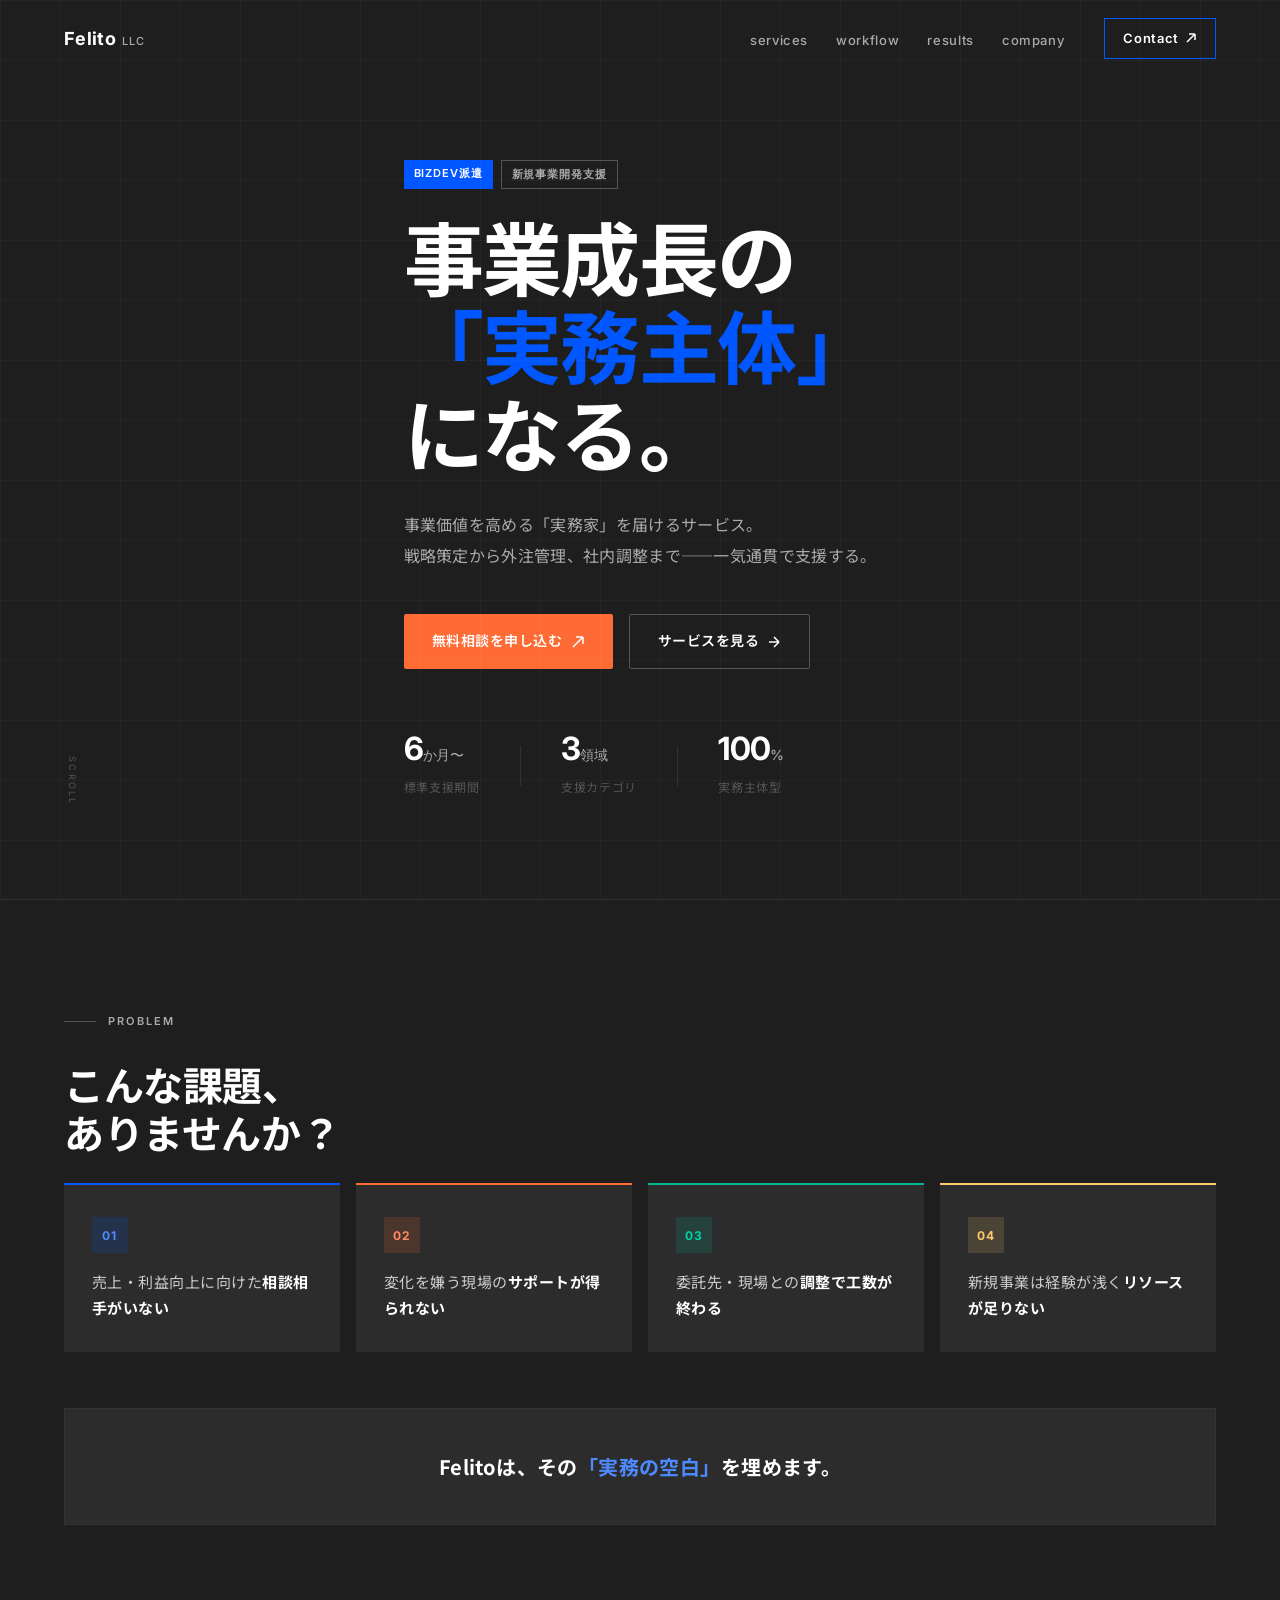
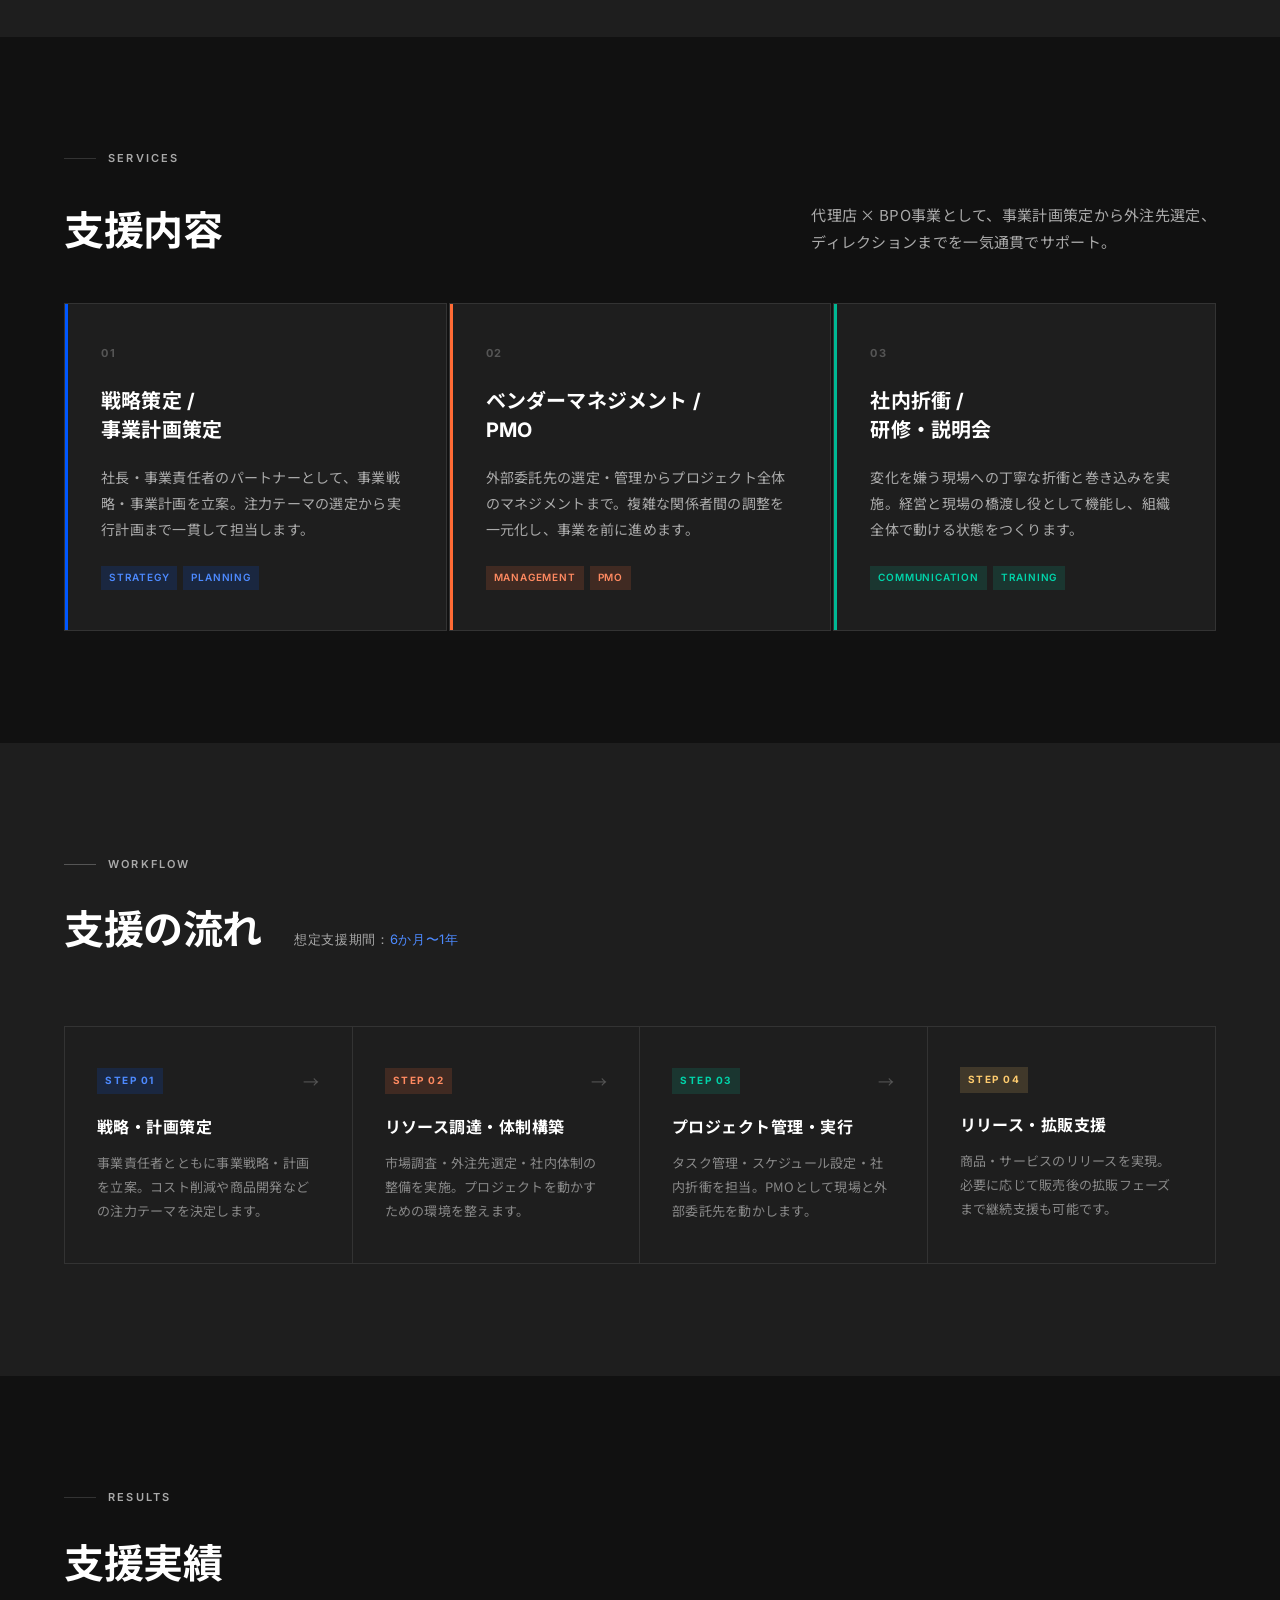
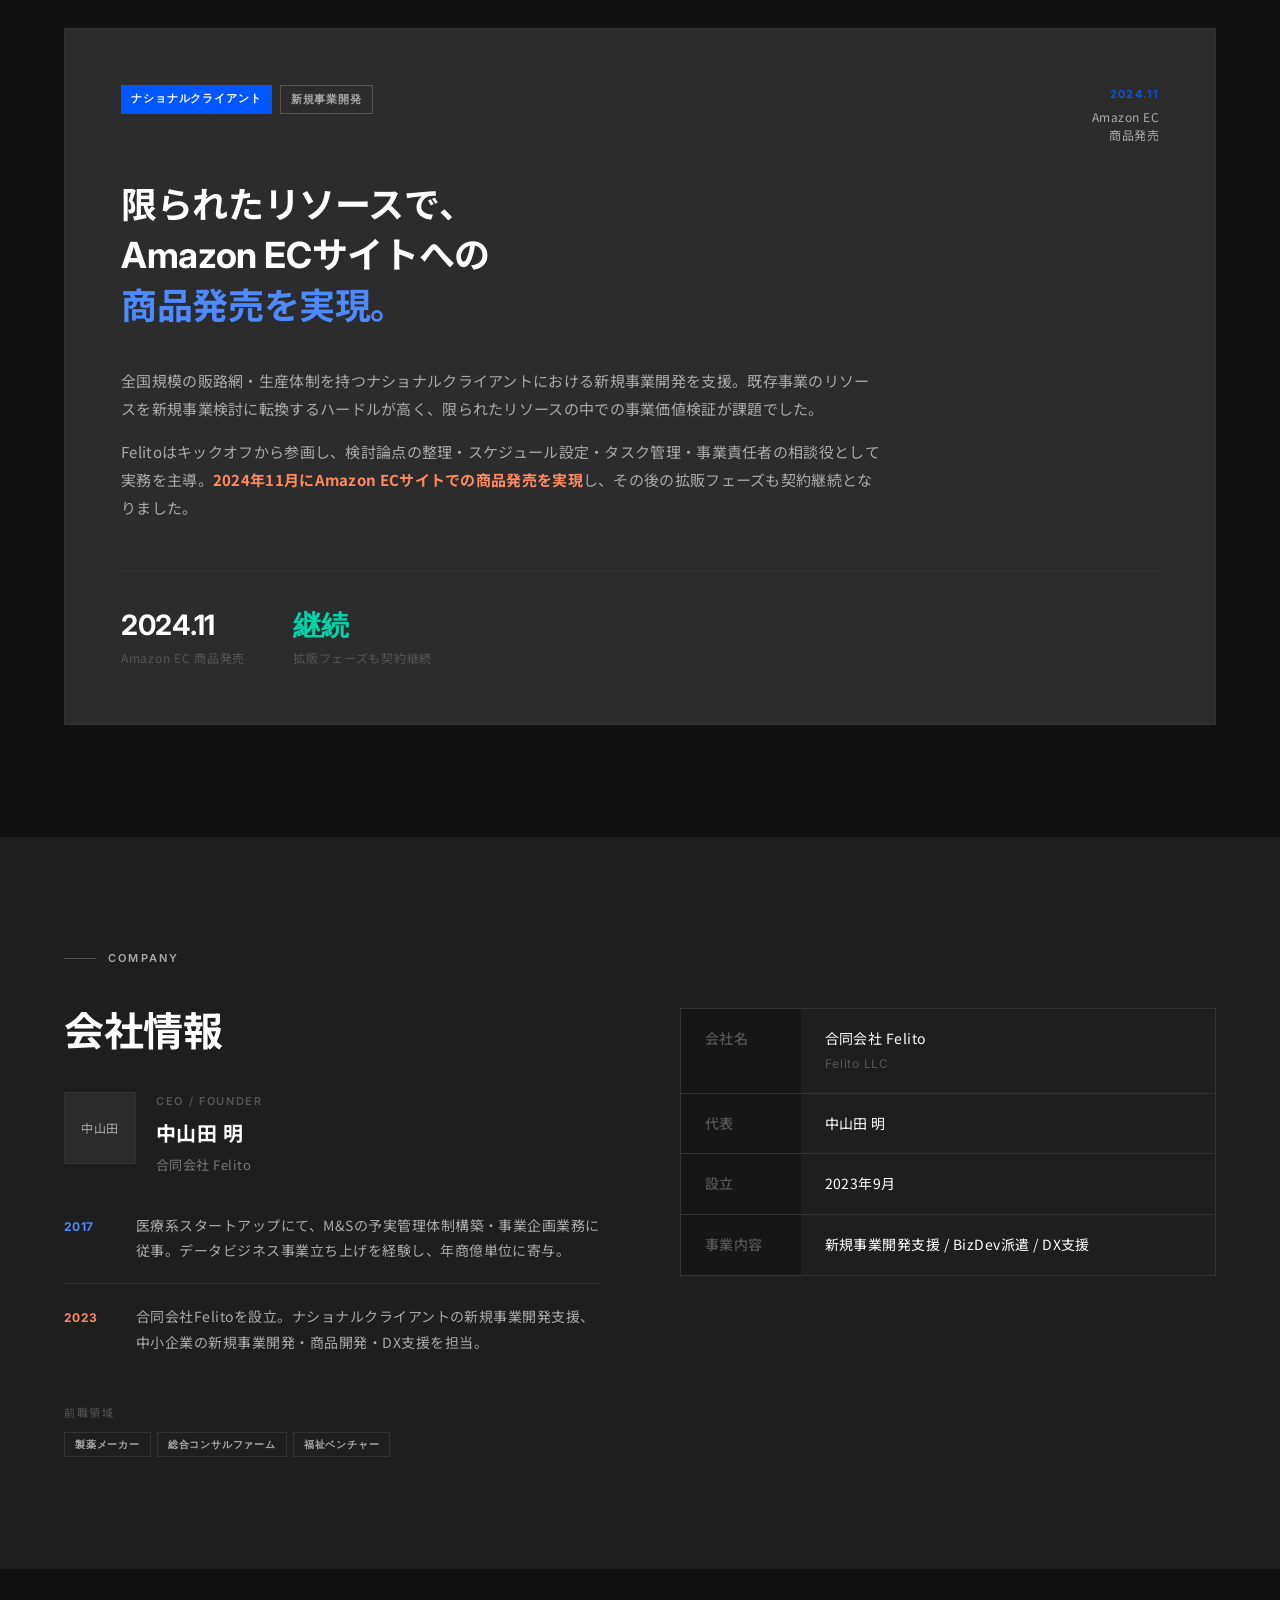
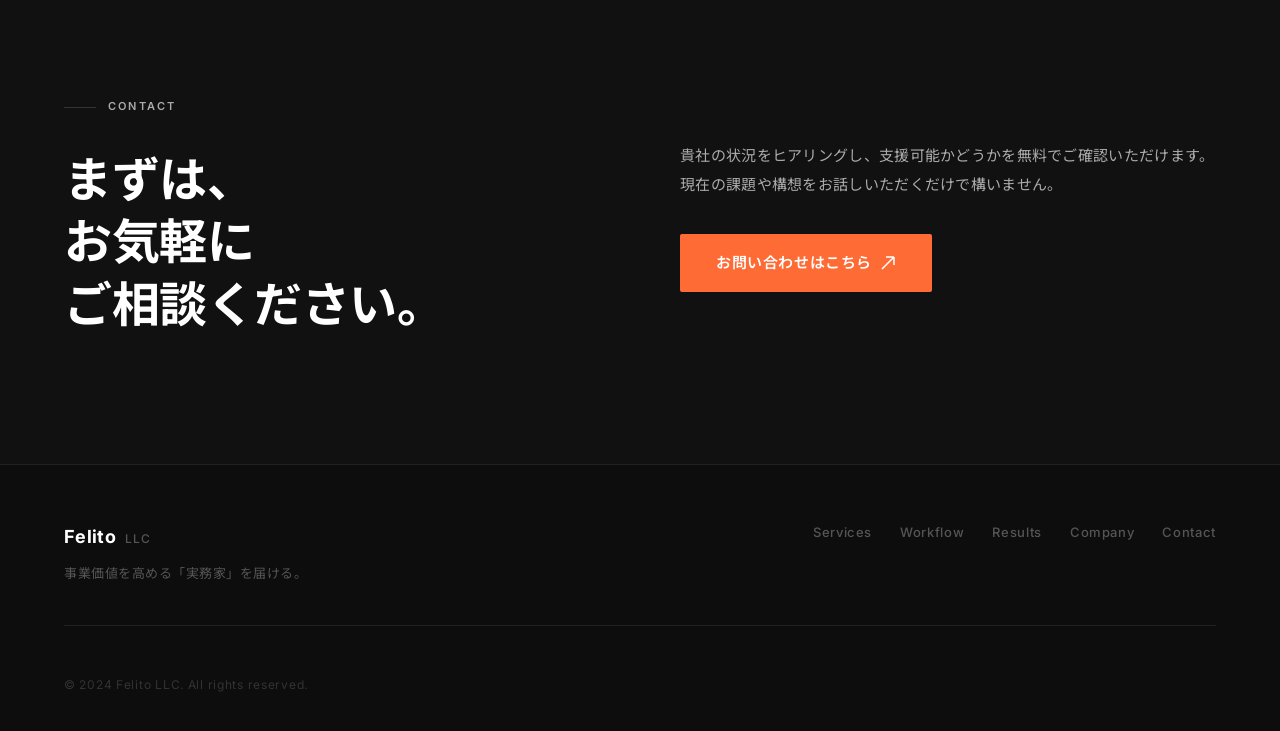
<file: stans/index.html>
<!DOCTYPE html>
<html lang="ja">
<head>
  <meta charset="UTF-8">
  <meta name="viewport" content="width=device-width, initial-scale=1.0">
  <title>Felito LLC — BizDev派遣</title>
  <link rel="preconnect" href="https://fonts.googleapis.com">
  <link rel="preconnect" href="https://fonts.gstatic.com" crossorigin>
  <link href="https://fonts.googleapis.com/css2?family=Noto+Sans+JP:wght@400;500;700&family=Inter:wght@400;500;600;700&display=swap" rel="stylesheet">
  <link rel="stylesheet" href="style.css">
</head>
<body>

  <!-- Navigation -->
  <nav class="nav" id="nav">
    <div class="nav__inner">
      <a href="#" class="nav__logo">
        <span class="nav__logo-main">Felito</span>
        <span class="nav__logo-sub">LLC</span>
      </a>
      <ul class="nav__links">
        <li><a href="#services">services</a></li>
        <li><a href="#workflow">workflow</a></li>
        <li><a href="#results">results</a></li>
        <li><a href="#company">company</a></li>
      </ul>
      <a href="#contact" class="nav__cta">
        Contact <svg width="12" height="12" viewBox="0 0 12 12" fill="none"><path d="M2 10L10 2M10 2H4M10 2V8" stroke="currentColor" stroke-width="1.5"/></svg>
      </a>
      <button class="nav__hamburger" aria-label="メニュー">
        <span></span><span></span>
      </button>
    </div>
  </nav>

  <!-- Hero -->
  <section class="hero">
    <div class="hero__bg-grid" aria-hidden="true"></div>
    <div class="container">
      <div class="hero__inner">
        <div class="hero__tag">
          <span class="tag tag--blue">BizDev派遣</span>
          <span class="tag tag--outline">新規事業開発支援</span>
        </div>
        <h1 class="hero__title">
          事業成長の<br>
          <em>「実務主体」</em><br>
          になる。
        </h1>
        <p class="hero__sub">事業価値を高める「実務家」を届けるサービス。<br>戦略策定から外注管理、社内調整まで——一気通貫で支援する。</p>
        <div class="hero__actions">
          <a href="#contact" class="btn btn--orange">
            無料相談を申し込む
            <svg width="14" height="14" viewBox="0 0 14 14" fill="none"><path d="M2 12L12 2M12 2H5M12 2V9" stroke="currentColor" stroke-width="1.5"/></svg>
          </a>
          <a href="#services" class="btn btn--ghost">
            サービスを見る
            <svg width="14" height="14" viewBox="0 0 14 14" fill="none"><path d="M2 7H12M12 7L7 2M12 7L7 12" stroke="currentColor" stroke-width="1.5"/></svg>
          </a>
        </div>
        <div class="hero__metrics">
          <div class="hero__metric">
            <span class="metric__num">6 <small>か月〜</small></span>
            <span class="metric__label">標準支援期間</span>
          </div>
          <div class="hero__metric-divider"></div>
          <div class="hero__metric">
            <span class="metric__num">3 <small>領域</small></span>
            <span class="metric__label">支援カテゴリ</span>
          </div>
          <div class="hero__metric-divider"></div>
          <div class="hero__metric">
            <span class="metric__num">100<small>%</small></span>
            <span class="metric__label">実務主体型</span>
          </div>
        </div>
      </div>
    </div>
    <div class="hero__scroll-indicator">
      <span>scroll</span>
      <div class="hero__scroll-bar"></div>
    </div>
  </section>

  <!-- Problem -->
  <section class="section" id="problem">
    <div class="container">
      <div class="section__label">
        <span class="label--line"></span>
        <span>Problem</span>
      </div>
      <h2 class="section__title">
        こんな課題、<br>ありませんか？
      </h2>
      <div class="problem__grid">
        <div class="problem__card">
          <div class="problem__icon problem__icon--blue">01</div>
          <p>売上・利益向上に向けた<strong>相談相手がいない</strong></p>
        </div>
        <div class="problem__card">
          <div class="problem__icon problem__icon--orange">02</div>
          <p>変化を嫌う現場の<strong>サポートが得られない</strong></p>
        </div>
        <div class="problem__card">
          <div class="problem__icon problem__icon--green">03</div>
          <p>委託先・現場との<strong>調整で工数が終わる</strong></p>
        </div>
        <div class="problem__card">
          <div class="problem__icon problem__icon--yellow">04</div>
          <p>新規事業は経験が浅く<strong>リソースが足りない</strong></p>
        </div>
      </div>
      <div class="problem__cta">
        <p class="problem__cta-text">Felitoは、その<span class="accent--blue">「実務の空白」</span>を埋めます。</p>
      </div>
    </div>
  </section>

  <!-- Services -->
  <section class="section section--dark" id="services">
    <div class="container">
      <div class="section__label">
        <span class="label--line label--line-dark"></span>
        <span>Services</span>
      </div>
      <div class="services__header">
        <h2 class="section__title section__title--light">支援内容</h2>
        <p class="section__desc">代理店 × BPO事業として、事業計画策定から外注先選定、<br>ディレクションまでを一気通貫でサポート。</p>
      </div>
      <div class="services__grid">
        <div class="service__card">
          <div class="service__accent service__accent--blue"></div>
          <div class="service__num">01</div>
          <h3 class="service__title">戦略策定 /<br>事業計画策定</h3>
          <p class="service__body">社長・事業責任者のパートナーとして、事業戦略・事業計画を立案。注力テーマの選定から実行計画まで一貫して担当します。</p>
          <div class="service__tags">
            <span class="tag tag--blue-sm">Strategy</span>
            <span class="tag tag--blue-sm">Planning</span>
          </div>
        </div>
        <div class="service__card">
          <div class="service__accent service__accent--orange"></div>
          <div class="service__num">02</div>
          <h3 class="service__title">ベンダーマネジメント /<br>PMO</h3>
          <p class="service__body">外部委託先の選定・管理からプロジェクト全体のマネジメントまで。複雑な関係者間の調整を一元化し、事業を前に進めます。</p>
          <div class="service__tags">
            <span class="tag tag--orange-sm">Management</span>
            <span class="tag tag--orange-sm">PMO</span>
          </div>
        </div>
        <div class="service__card">
          <div class="service__accent service__accent--green"></div>
          <div class="service__num">03</div>
          <h3 class="service__title">社内折衝 /<br>研修・説明会</h3>
          <p class="service__body">変化を嫌う現場への丁寧な折衝と巻き込みを実施。経営と現場の橋渡し役として機能し、組織全体で動ける状態をつくります。</p>
          <div class="service__tags">
            <span class="tag tag--green-sm">Communication</span>
            <span class="tag tag--green-sm">Training</span>
          </div>
        </div>
      </div>
    </div>
  </section>

  <!-- Workflow -->
  <section class="section" id="workflow">
    <div class="container">
      <div class="section__label">
        <span class="label--line"></span>
        <span>Workflow</span>
      </div>
      <div class="workflow__header">
        <h2 class="section__title">支援の流れ</h2>
        <p class="workflow__sub">想定支援期間：<span class="accent--blue">6か月〜1年</span></p>
      </div>
      <div class="workflow__steps">
        <div class="workflow__step">
          <div class="step__head">
            <div class="step__num step__num--blue">STEP 01</div>
            <div class="step__arrow">→</div>
          </div>
          <h3 class="step__title">戦略・計画策定</h3>
          <p class="step__body">事業責任者とともに事業戦略・計画を立案。コスト削減や商品開発などの注力テーマを決定します。</p>
        </div>
        <div class="workflow__step">
          <div class="step__head">
            <div class="step__num step__num--orange">STEP 02</div>
            <div class="step__arrow">→</div>
          </div>
          <h3 class="step__title">リソース調達・体制構築</h3>
          <p class="step__body">市場調査・外注先選定・社内体制の整備を実施。プロジェクトを動かすための環境を整えます。</p>
        </div>
        <div class="workflow__step">
          <div class="step__head">
            <div class="step__num step__num--green">STEP 03</div>
            <div class="step__arrow">→</div>
          </div>
          <h3 class="step__title">プロジェクト管理・実行</h3>
          <p class="step__body">タスク管理・スケジュール設定・社内折衝を担当。PMOとして現場と外部委託先を動かします。</p>
        </div>
        <div class="workflow__step">
          <div class="step__head">
            <div class="step__num step__num--yellow">STEP 04</div>
          </div>
          <h3 class="step__title">リリース・拡販支援</h3>
          <p class="step__body">商品・サービスのリリースを実現。必要に応じて販売後の拡販フェーズまで継続支援も可能です。</p>
        </div>
      </div>
    </div>
  </section>

  <!-- Results -->
  <section class="section section--dark" id="results">
    <div class="container">
      <div class="section__label">
        <span class="label--line label--line-dark"></span>
        <span>Results</span>
      </div>
      <h2 class="section__title section__title--light">支援実績</h2>
      <div class="result__card">
        <div class="result__head">
          <div class="result__tags">
            <span class="tag tag--blue">ナショナルクライアント</span>
            <span class="tag tag--outline">新規事業開発</span>
          </div>
          <div class="result__badge">
            <span>2024.11</span>
            <p>Amazon EC<br>商品発売</p>
          </div>
        </div>
        <h3 class="result__title">
          限られたリソースで、<br>
          Amazon ECサイトへの<br>
          <span class="accent--blue">商品発売を実現。</span>
        </h3>
        <div class="result__body">
          <p>全国規模の販路網・生産体制を持つナショナルクライアントにおける新規事業開発を支援。既存事業のリソースを新規事業検討に転換するハードルが高く、限られたリソースの中での事業価値検証が課題でした。</p>
          <p>Felitoはキックオフから参画し、検討論点の整理・スケジュール設定・タスク管理・事業責任者の相談役として実務を主導。<strong class="accent--orange">2024年11月にAmazon ECサイトでの商品発売を実現</strong>し、その後の拡販フェーズも契約継続となりました。</p>
        </div>
        <div class="result__metrics">
          <div class="result__metric-item">
            <span class="metric__big">2024.11</span>
            <span class="metric__label-sm">Amazon EC 商品発売</span>
          </div>
          <div class="result__metric-item">
            <span class="metric__big accent--green">継続</span>
            <span class="metric__label-sm">拡販フェーズも契約継続</span>
          </div>
        </div>
      </div>
    </div>
  </section>

  <!-- Company -->
  <section class="section" id="company">
    <div class="container">
      <div class="section__label">
        <span class="label--line"></span>
        <span>Company</span>
      </div>
      <div class="company__layout">
        <div class="company__left">
          <h2 class="section__title">会社情報</h2>
          <div class="company__ceo">
            <div class="ceo__avatar">
              <span>中山田</span>
            </div>
            <div class="ceo__info">
              <p class="ceo__role">CEO / Founder</p>
              <h3 class="ceo__name">中山田 明</h3>
              <p class="ceo__org">合同会社 Felito</p>
            </div>
          </div>
          <div class="ceo__career">
            <div class="career__item">
              <span class="career__year career__year--blue">2017</span>
              <p>医療系スタートアップにて、M&Sの予実管理体制構築・事業企画業務に従事。データビジネス事業立ち上げを経験し、年商億単位に寄与。</p>
            </div>
            <div class="career__item">
              <span class="career__year career__year--orange">2023</span>
              <p>合同会社Felitoを設立。ナショナルクライアントの新規事業開発支援、中小企業の新規事業開発・商品開発・DX支援を担当。</p>
            </div>
          </div>
          <div class="ceo__prev">
            <p class="ceo__prev-label">前職領域</p>
            <div class="ceo__tags">
              <span class="tag tag--outline-sm">製薬メーカー</span>
              <span class="tag tag--outline-sm">総合コンサルファーム</span>
              <span class="tag tag--outline-sm">福祉ベンチャー</span>
            </div>
          </div>
        </div>
        <div class="company__right">
          <table class="company__table">
            <tr>
              <th>会社名</th>
              <td>合同会社 Felito<br><span class="td--sub">Felito LLC</span></td>
            </tr>
            <tr>
              <th>代表</th>
              <td>中山田 明</td>
            </tr>
            <tr>
              <th>設立</th>
              <td>2023年9月</td>
            </tr>
            <tr>
              <th>事業内容</th>
              <td>新規事業開発支援 / BizDev派遣 / DX支援</td>
            </tr>
          </table>
        </div>
      </div>
    </div>
  </section>

  <!-- Contact -->
  <section class="section section--cta" id="contact">
    <div class="container">
      <div class="cta__inner">
        <div class="cta__left">
          <div class="section__label">
            <span class="label--line label--line-dark"></span>
            <span>Contact</span>
          </div>
          <h2 class="cta__title">
            まずは、<br>
            お気軽に<br>
            ご相談ください。
          </h2>
        </div>
        <div class="cta__right">
          <p class="cta__body">貴社の状況をヒアリングし、支援可能かどうかを無料でご確認いただけます。現在の課題や構想をお話しいただくだけで構いません。</p>
          <a href="mailto:info@felito.co.jp" class="btn btn--orange btn--lg">
            お問い合わせはこちら
            <svg width="16" height="16" viewBox="0 0 16 16" fill="none"><path d="M2 14L14 2M14 2H6M14 2V10" stroke="currentColor" stroke-width="1.5"/></svg>
          </a>
        </div>
      </div>
    </div>
  </section>

  <!-- Footer -->
  <footer class="footer">
    <div class="container">
      <div class="footer__inner">
        <div class="footer__brand">
          <p class="footer__logo">Felito <span>LLC</span></p>
          <p class="footer__copy-text">事業価値を高める「実務家」を届ける。</p>
        </div>
        <nav class="footer__nav">
          <a href="#services">Services</a>
          <a href="#workflow">Workflow</a>
          <a href="#results">Results</a>
          <a href="#company">Company</a>
          <a href="#contact">Contact</a>
        </nav>
      </div>
      <div class="footer__bottom">
        <p>&copy; 2024 Felito LLC. All rights reserved.</p>
      </div>
    </div>
  </footer>

  <script>
    /* ── Nav scroll ── */
    const nav = document.getElementById('nav');
    window.addEventListener('scroll', () => {
      nav.classList.toggle('nav--scrolled', window.scrollY > 60);
    }, { passive: true });

    /* ── Mobile hamburger ── */
    const hamburger = document.querySelector('.nav__hamburger');
    const navLinks  = document.querySelector('.nav__links');
    hamburger.addEventListener('click', () => {
      const open = navLinks.classList.toggle('nav__links--open');
      hamburger.setAttribute('aria-expanded', open);
    });
    if (navLinks) {
      navLinks.querySelectorAll('a').forEach(a => {
        a.addEventListener('click', () => navLinks.classList.remove('nav__links--open'));
      });
    }

    /* ── Scroll progress bar ── */
    const scrollBar = document.querySelector('.hero__scroll-bar');
    if (scrollBar) {
      const updateBar = () => {
        const pct = window.scrollY / (document.body.scrollHeight - window.innerHeight) * 100;
        scrollBar.style.width = Math.min(pct, 100) + '%';
      };
      window.addEventListener('scroll', updateBar, { passive: true });
    }

    /* ── Counter animation ── */
    function countUp(el) {
      const raw = el.childNodes[0].textContent.trim();
      const target = parseFloat(raw);
      if (isNaN(target)) return;
      const small = el.querySelector('small');
      const suffix = small ? small.textContent : '';
      const duration = 1200;
      const start = performance.now();
      const isInt = Number.isInteger(target);
      const step = (now) => {
        const progress = Math.min((now - start) / duration, 1);
        const ease = 1 - Math.pow(1 - progress, 3);
        const val = isInt ? Math.round(target * ease) : (target * ease).toFixed(1);
        el.innerHTML = `${val}<small>${suffix}</small>`;
        if (progress < 1) requestAnimationFrame(step);
      };
      requestAnimationFrame(step);
    }

    const counterObserver = new IntersectionObserver((entries) => {
      entries.forEach(e => {
        if (e.isIntersecting) {
          countUp(e.target);
          counterObserver.unobserve(e.target);
        }
      });
    }, { threshold: 0.5 });
    document.querySelectorAll('.metric__num').forEach(el => counterObserver.observe(el));

    /* ── Fade-in with stagger ── */
    const observer = new IntersectionObserver((entries) => {
      entries.forEach(e => {
        if (e.isIntersecting) {
          const siblings = Array.from(
            e.target.parentElement.querySelectorAll('.fade')
          ).filter(el => !el.classList.contains('is-visible'));
          siblings.forEach((el, i) => {
            setTimeout(() => el.classList.add('is-visible'), i * 90);
          });
          e.target.classList.add('is-visible');
          observer.unobserve(e.target);
        }
      });
    }, { threshold: 0.1 });
    document.querySelectorAll('.fade').forEach(el => observer.observe(el));
  </script>
</body>
</html>
</file>
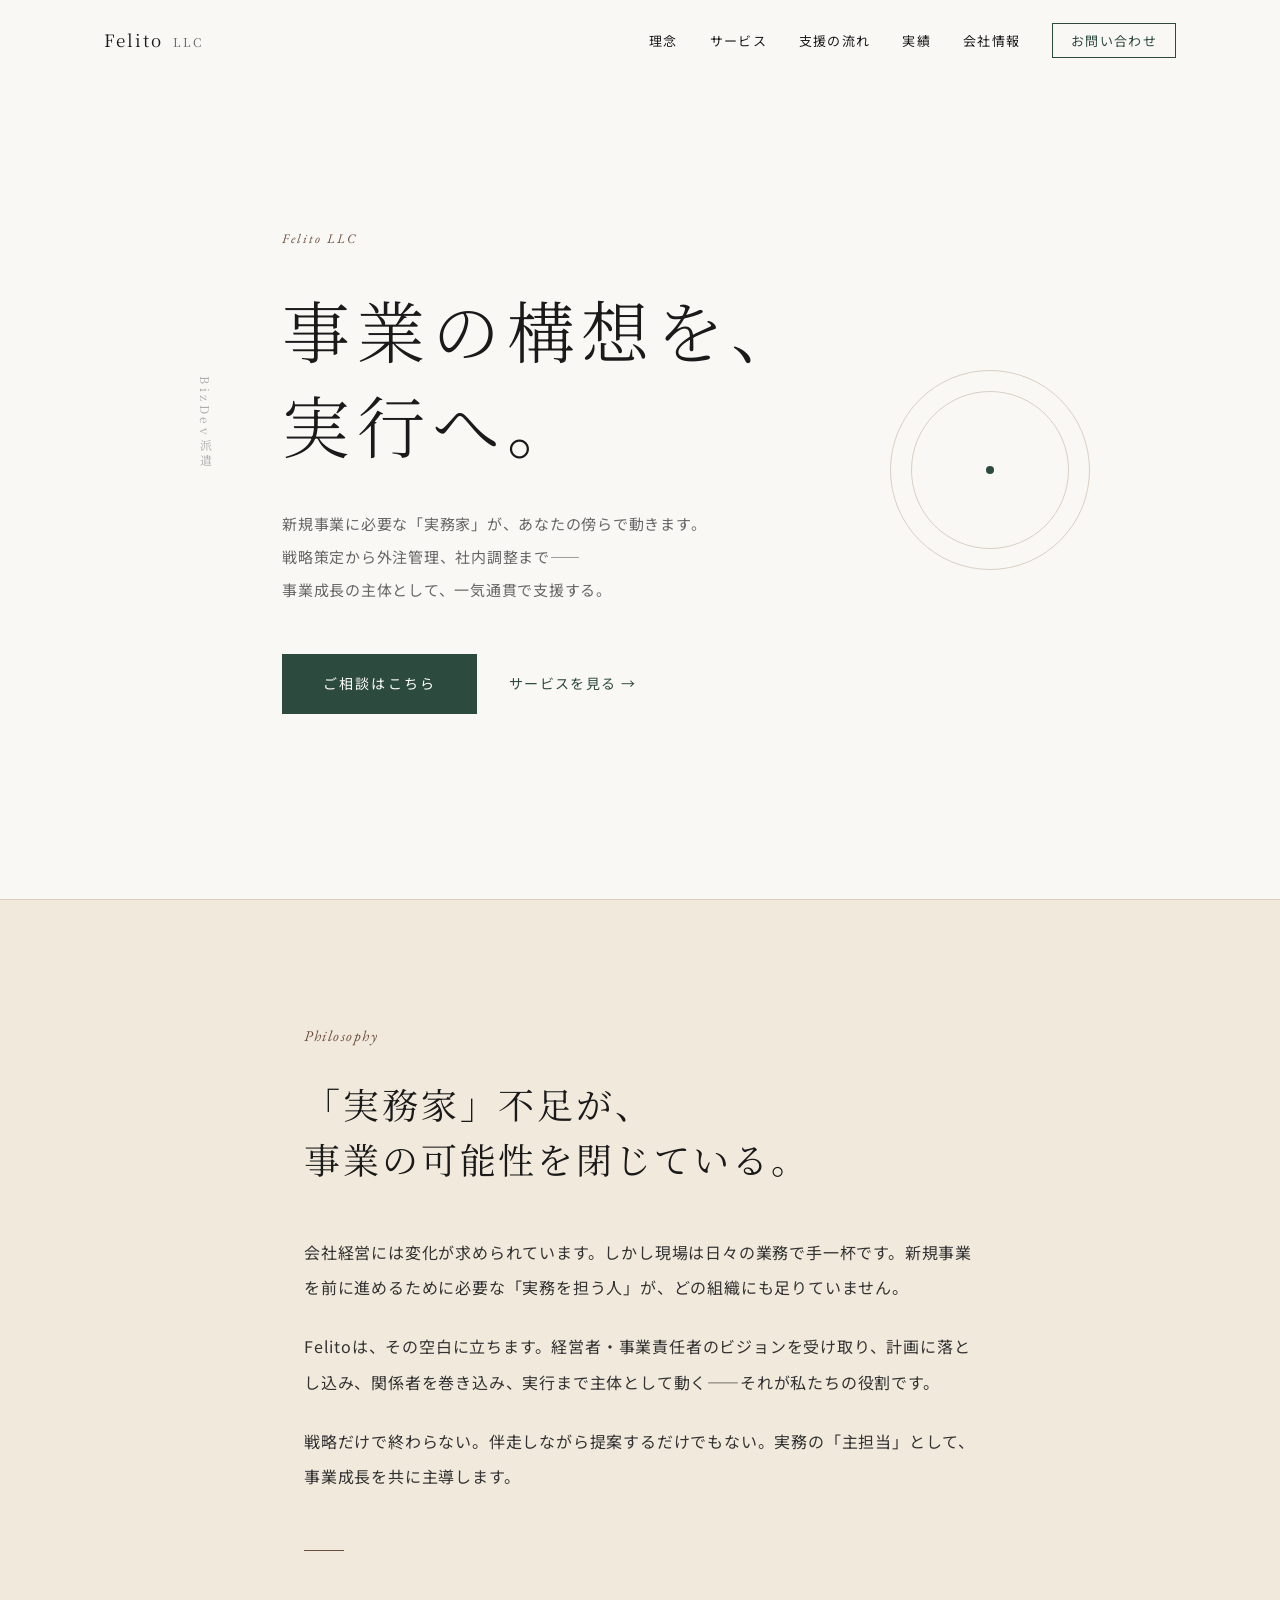
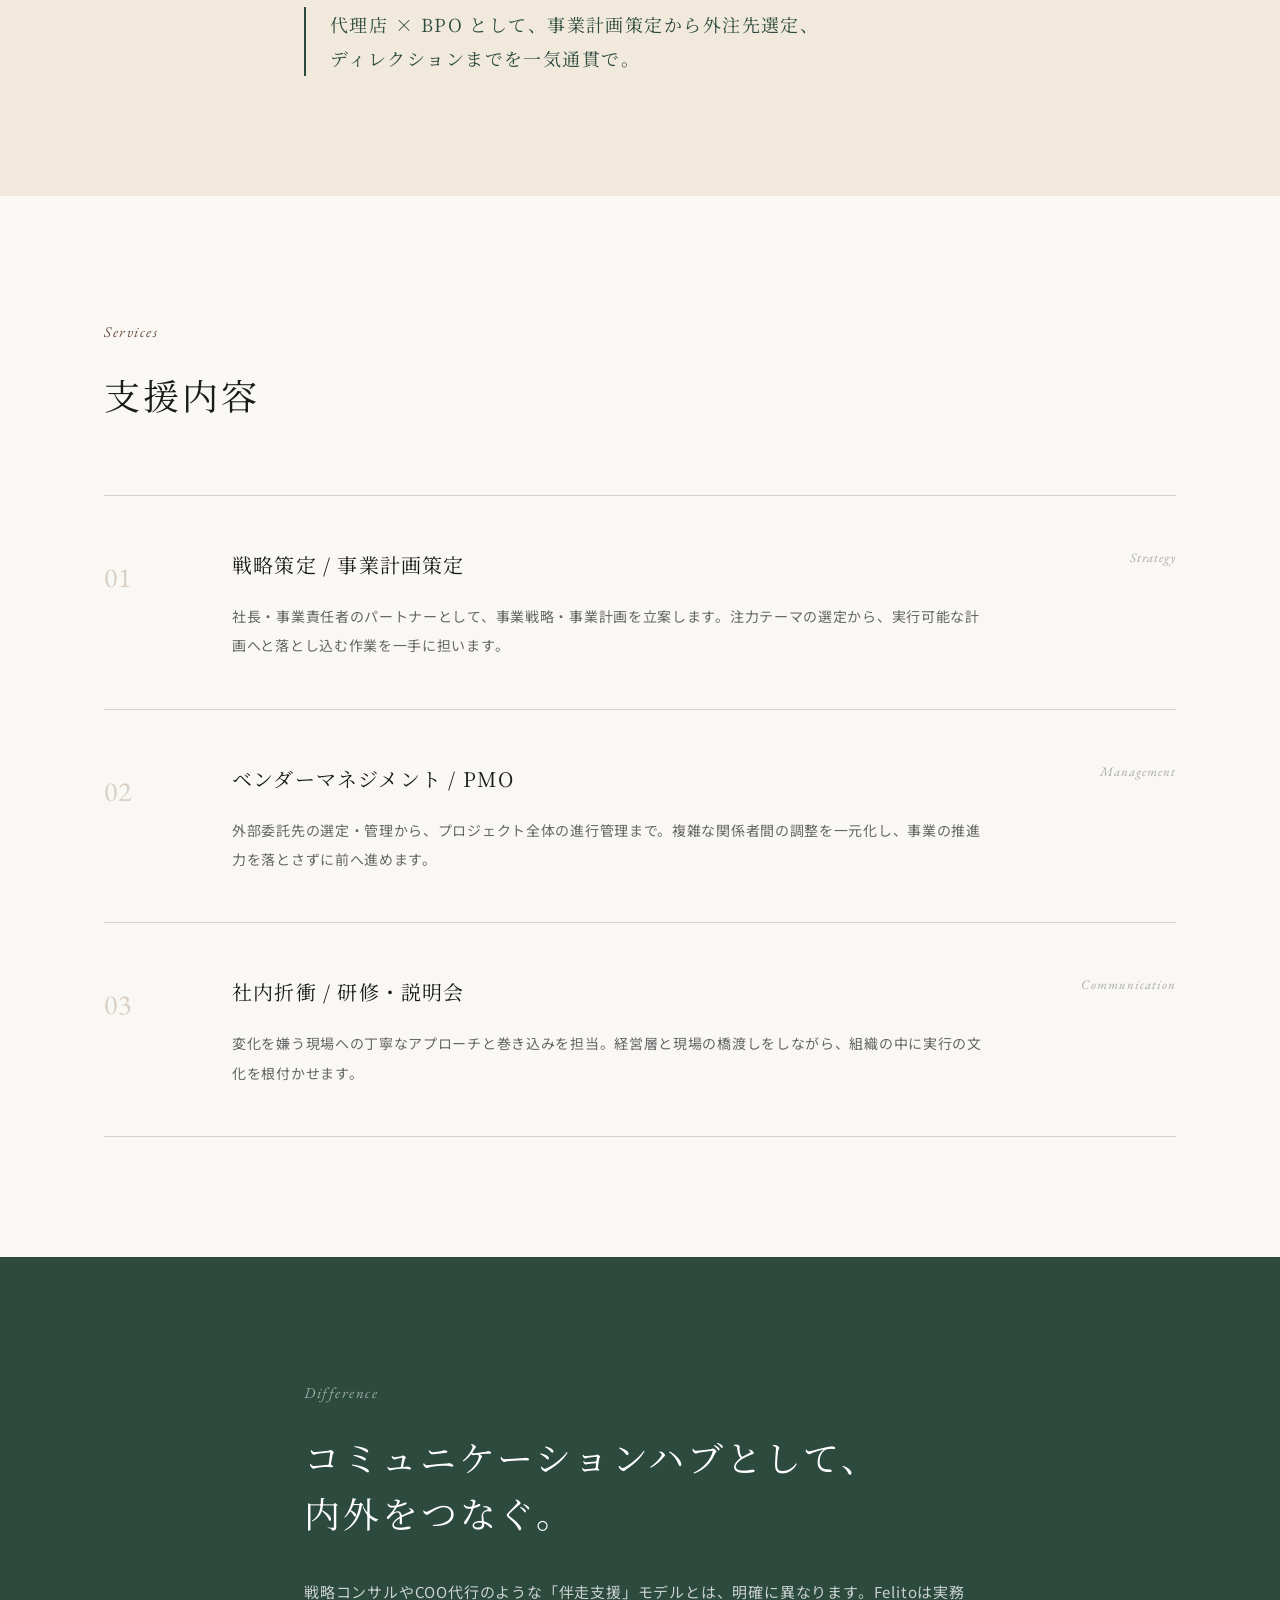
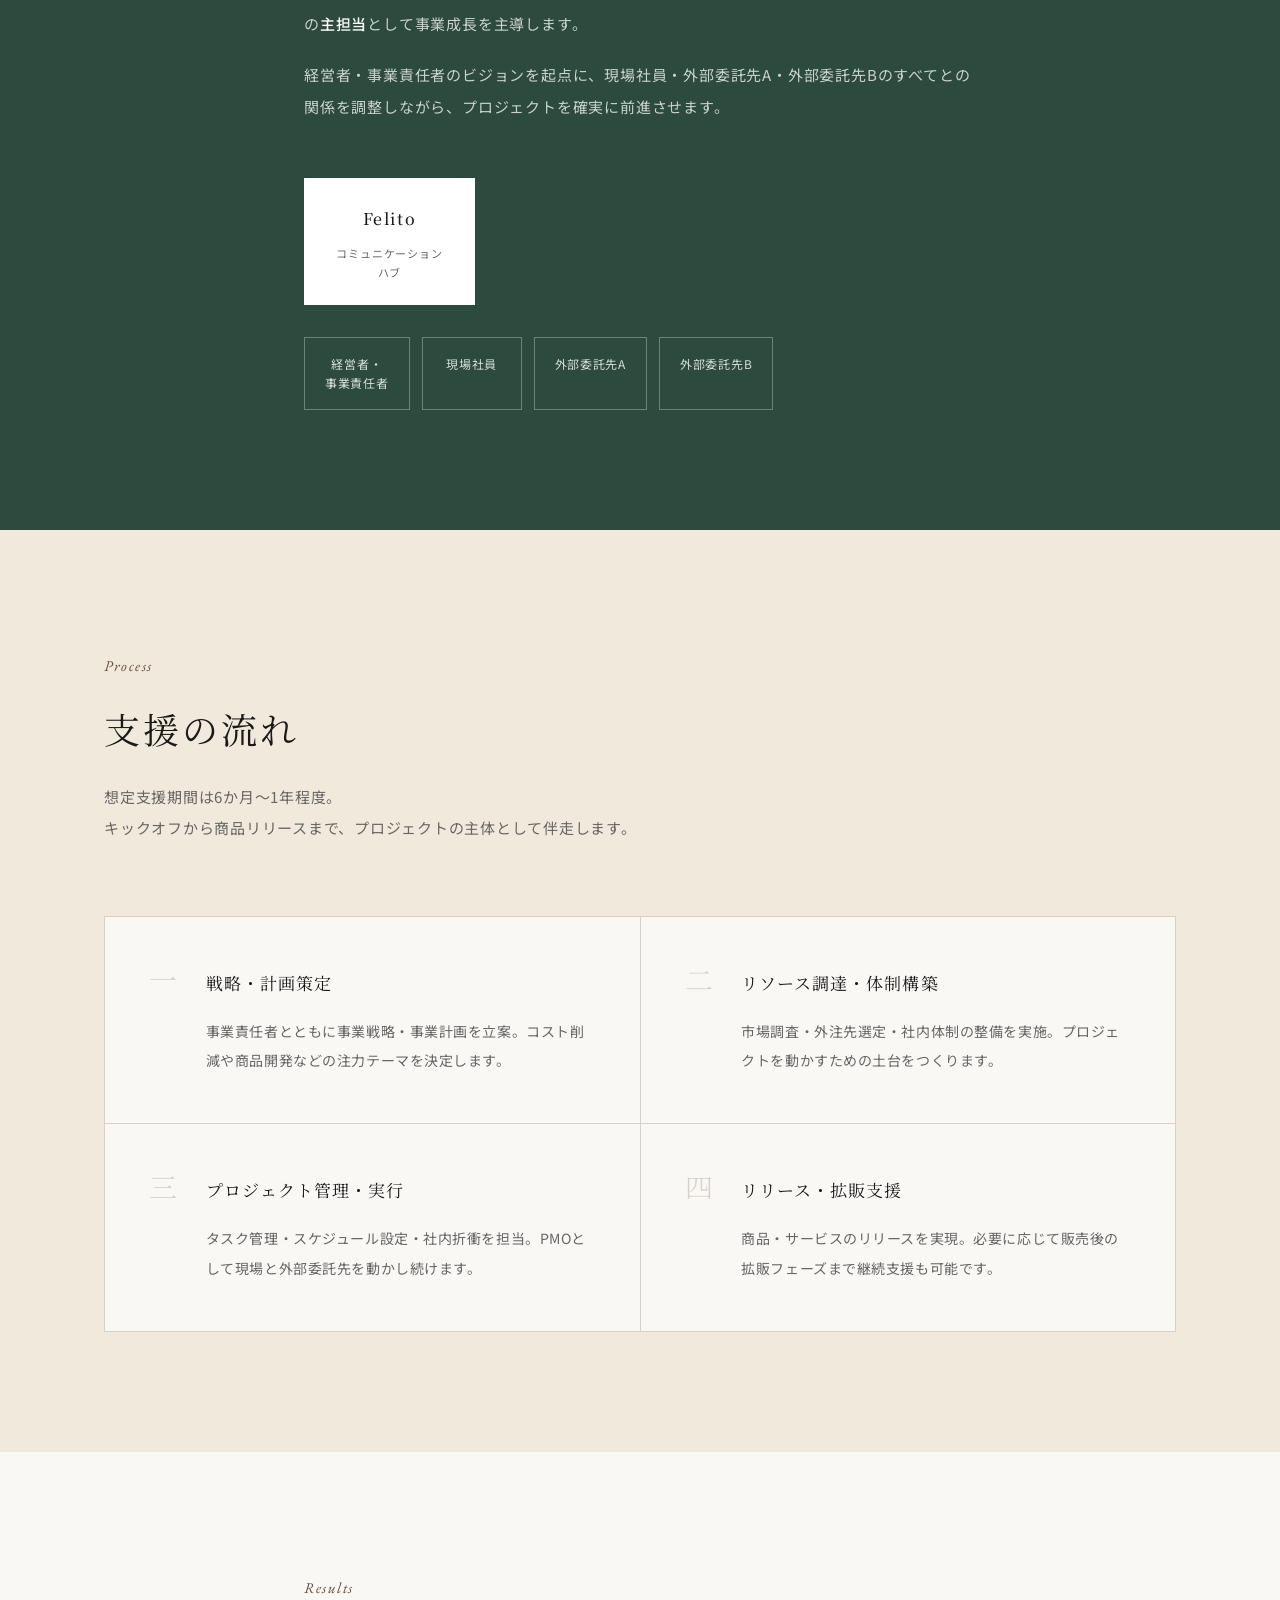
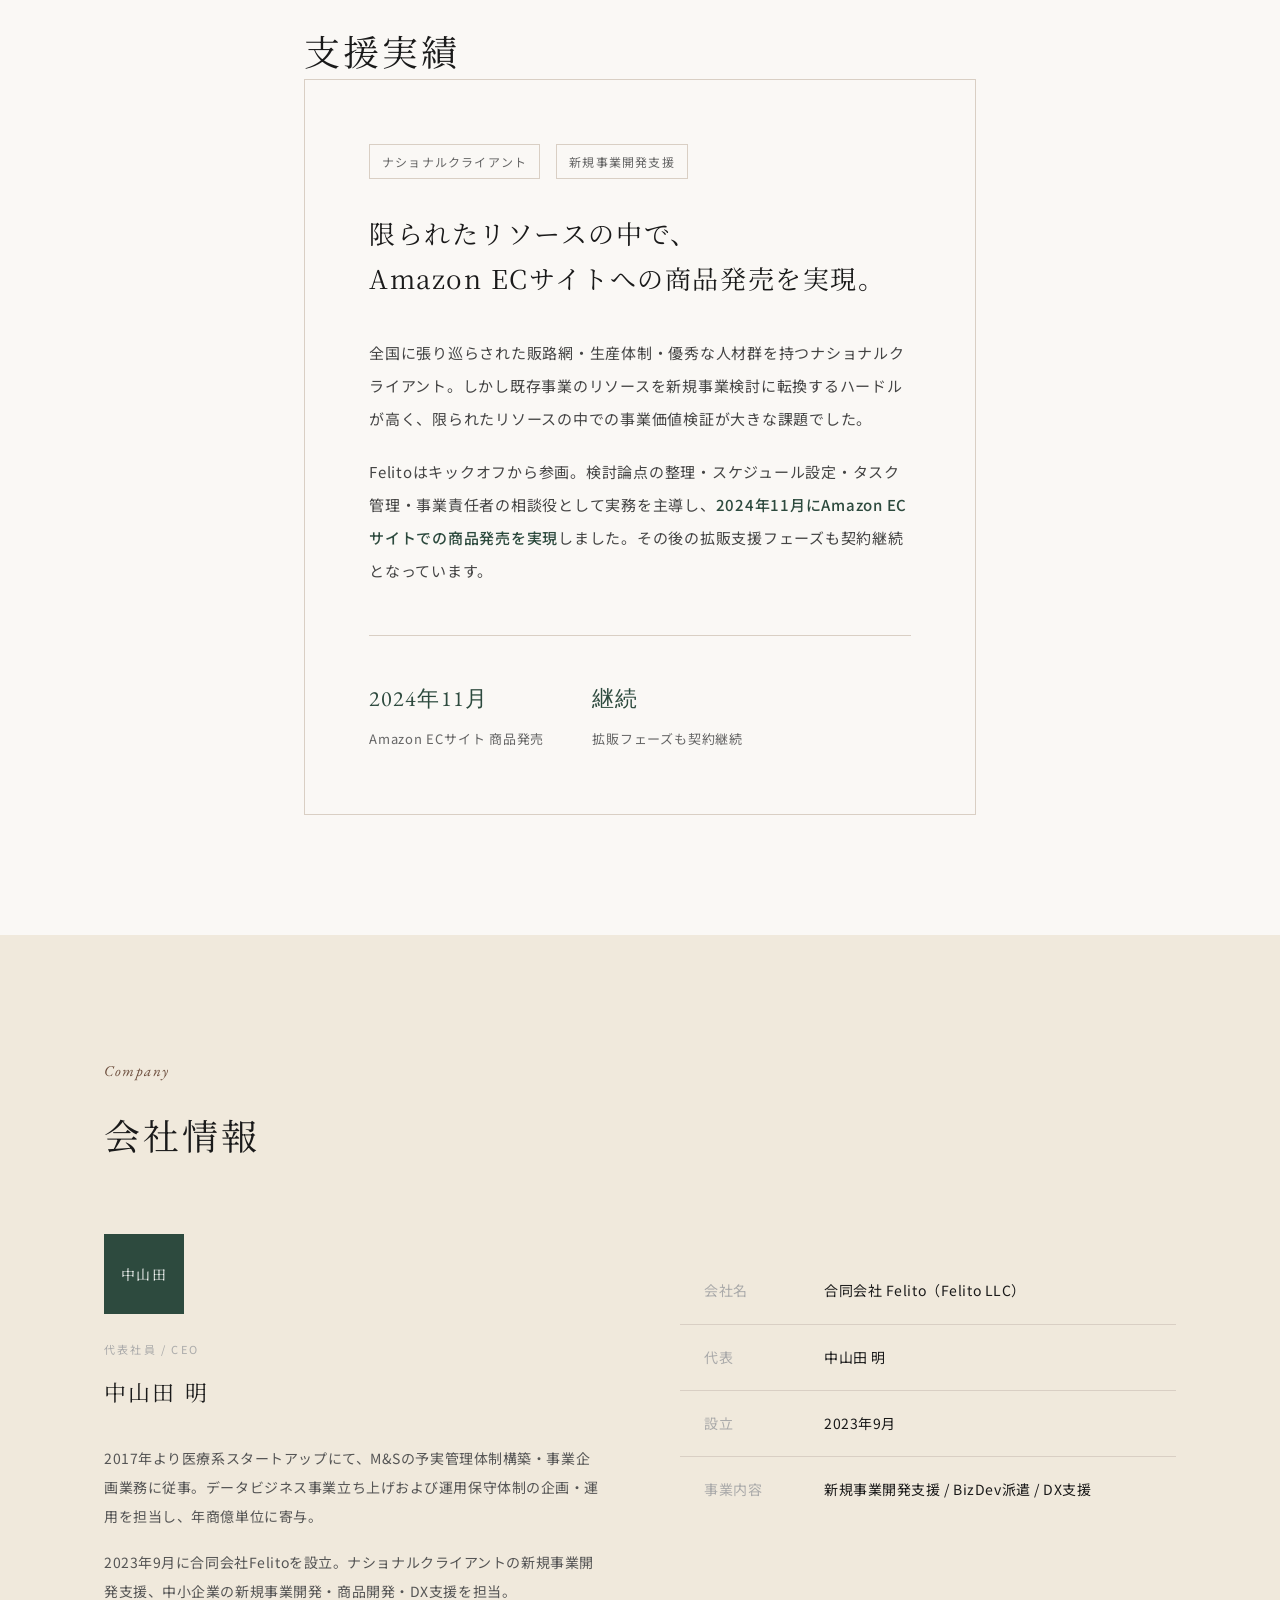
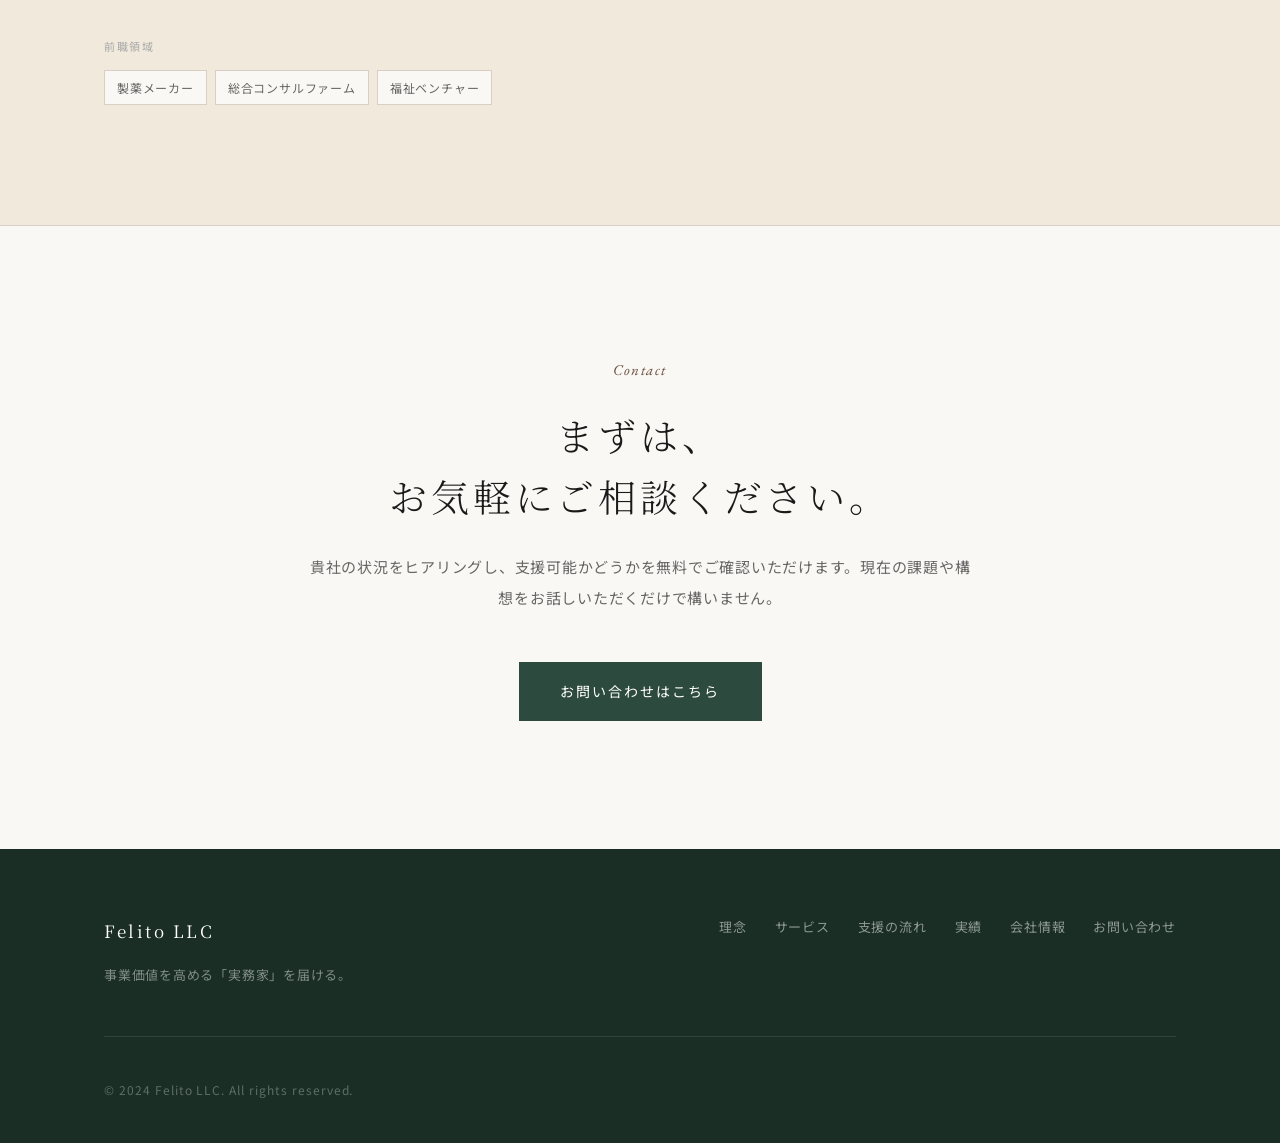
<file: tearoom/index.html>
<!DOCTYPE html>
<html lang="ja">
<head>
  <meta charset="UTF-8">
  <meta name="viewport" content="width=device-width, initial-scale=1.0">
  <title>Felito LLC — BizDev派遣</title>
  <link rel="preconnect" href="https://fonts.googleapis.com">
  <link rel="preconnect" href="https://fonts.gstatic.com" crossorigin>
  <link href="https://fonts.googleapis.com/css2?family=Noto+Serif+JP:wght@300;400;500&family=Noto+Sans+JP:wght@300;400;500&family=EB+Garamond:ital,wght@0,400;1,400&display=swap" rel="stylesheet">
  <link rel="stylesheet" href="style.css">
</head>
<body>

  <!-- Navigation -->
  <nav class="nav" id="nav">
    <div class="nav__inner">
      <a href="#" class="nav__logo">Felito <span>LLC</span></a>
      <ul class="nav__links">
        <li><a href="#philosophy">理念</a></li>
        <li><a href="#services">サービス</a></li>
        <li><a href="#story">支援の流れ</a></li>
        <li><a href="#results">実績</a></li>
        <li><a href="#company">会社情報</a></li>
        <li><a href="#contact" class="nav__contact">お問い合わせ</a></li>
      </ul>
      <button class="nav__hamburger" aria-label="メニュー">
        <span></span><span></span><span></span>
      </button>
    </div>
  </nav>

  <!-- Hero -->
  <section class="hero">
    <div class="container">
      <div class="hero__inner">
        <div class="hero__vertical-text" aria-hidden="true">BizDev派遣</div>
        <div class="hero__main">
          <p class="hero__label">Felito LLC</p>
          <h1 class="hero__title">
            事業の構想を、<br>
            実行へ。
          </h1>
          <p class="hero__body">
            新規事業に必要な「実務家」が、あなたの傍らで動きます。<br>
            戦略策定から外注管理、社内調整まで——<br>
            事業成長の主体として、一気通貫で支援する。
          </p>
          <div class="hero__actions">
            <a href="#contact" class="btn btn--primary">ご相談はこちら</a>
            <a href="#services" class="btn btn--text">サービスを見る →</a>
          </div>
        </div>
        <div class="hero__ornament">
          <div class="hero__circle"></div>
        </div>
      </div>
    </div>
  </section>

  <!-- Philosophy -->
  <section class="section section--surface" id="philosophy">
    <div class="container container--narrow">
      <div class="philosophy">
        <p class="section__eyebrow">Philosophy</p>
        <h2 class="section__title">
          「実務家」不足が、<br>
          事業の可能性を閉じている。
        </h2>
        <div class="philosophy__body">
          <p>会社経営には変化が求められています。しかし現場は日々の業務で手一杯です。新規事業を前に進めるために必要な「実務を担う人」が、どの組織にも足りていません。</p>
          <p>Felitoは、その空白に立ちます。経営者・事業責任者のビジョンを受け取り、計画に落とし込み、関係者を巻き込み、実行まで主体として動く——それが私たちの役割です。</p>
          <p>戦略だけで終わらない。伴走しながら提案するだけでもない。実務の「主担当」として、事業成長を共に主導します。</p>
        </div>
        <div class="philosophy__divider"></div>
        <blockquote class="philosophy__quote">
          <p>代理店 × BPO として、事業計画策定から外注先選定、<br>ディレクションまでを一気通貫で。</p>
        </blockquote>
      </div>
    </div>
  </section>

  <!-- Services -->
  <section class="section" id="services">
    <div class="container">
      <div class="section__header">
        <p class="section__eyebrow">Services</p>
        <h2 class="section__title">支援内容</h2>
      </div>
      <div class="services__list">
        <div class="service__row">
          <div class="service__num">01</div>
          <div class="service__content">
            <h3 class="service__name">戦略策定 / 事業計画策定</h3>
            <p class="service__desc">社長・事業責任者のパートナーとして、事業戦略・事業計画を立案します。注力テーマの選定から、実行可能な計画へと落とし込む作業を一手に担います。</p>
          </div>
          <div class="service__tag-area">
            <span class="service__tag">Strategy</span>
          </div>
        </div>
        <div class="service__row">
          <div class="service__num">02</div>
          <div class="service__content">
            <h3 class="service__name">ベンダーマネジメント / PMO</h3>
            <p class="service__desc">外部委託先の選定・管理から、プロジェクト全体の進行管理まで。複雑な関係者間の調整を一元化し、事業の推進力を落とさずに前へ進めます。</p>
          </div>
          <div class="service__tag-area">
            <span class="service__tag">Management</span>
          </div>
        </div>
        <div class="service__row">
          <div class="service__num">03</div>
          <div class="service__content">
            <h3 class="service__name">社内折衝 / 研修・説明会</h3>
            <p class="service__desc">変化を嫌う現場への丁寧なアプローチと巻き込みを担当。経営層と現場の橋渡しをしながら、組織の中に実行の文化を根付かせます。</p>
          </div>
          <div class="service__tag-area">
            <span class="service__tag">Communication</span>
          </div>
        </div>
      </div>
    </div>
  </section>

  <!-- Difference -->
  <section class="section section--green" id="difference">
    <div class="container container--narrow">
      <p class="section__eyebrow section__eyebrow--light">Difference</p>
      <h2 class="section__title section__title--light">コミュニケーションハブとして、<br>内外をつなぐ。</h2>
      <div class="difference__body">
        <p>戦略コンサルやCOO代行のような「伴走支援」モデルとは、明確に異なります。Felitoは実務の<strong>主担当</strong>として事業成長を主導します。</p>
        <p>経営者・事業責任者のビジョンを起点に、現場社員・外部委託先A・外部委託先Bのすべてとの関係を調整しながら、プロジェクトを確実に前進させます。</p>
      </div>
      <div class="difference__roles">
        <div class="role__item role__item--center">
          <div class="role__label">Felito</div>
          <div class="role__desc">コミュニケーション<br>ハブ</div>
        </div>
        <div class="role__connections">
          <div class="role__node">経営者・<br>事業責任者</div>
          <div class="role__node">現場社員</div>
          <div class="role__node">外部委託先A</div>
          <div class="role__node">外部委託先B</div>
        </div>
      </div>
    </div>
  </section>

  <!-- Story / Process -->
  <section class="section section--surface" id="story">
    <div class="container">
      <div class="section__header">
        <p class="section__eyebrow">Process</p>
        <h2 class="section__title">支援の流れ</h2>
        <p class="section__lead">想定支援期間は6か月〜1年程度。<br>キックオフから商品リリースまで、プロジェクトの主体として伴走します。</p>
      </div>
      <div class="process__grid">
        <div class="process__item">
          <div class="process__step">
            <span class="process__step-num">一</span>
          </div>
          <div class="process__content">
            <h3>戦略・計画策定</h3>
            <p>事業責任者とともに事業戦略・事業計画を立案。コスト削減や商品開発などの注力テーマを決定します。</p>
          </div>
        </div>
        <div class="process__item">
          <div class="process__step">
            <span class="process__step-num">二</span>
          </div>
          <div class="process__content">
            <h3>リソース調達・体制構築</h3>
            <p>市場調査・外注先選定・社内体制の整備を実施。プロジェクトを動かすための土台をつくります。</p>
          </div>
        </div>
        <div class="process__item">
          <div class="process__step">
            <span class="process__step-num">三</span>
          </div>
          <div class="process__content">
            <h3>プロジェクト管理・実行</h3>
            <p>タスク管理・スケジュール設定・社内折衝を担当。PMOとして現場と外部委託先を動かし続けます。</p>
          </div>
        </div>
        <div class="process__item">
          <div class="process__step">
            <span class="process__step-num">四</span>
          </div>
          <div class="process__content">
            <h3>リリース・拡販支援</h3>
            <p>商品・サービスのリリースを実現。必要に応じて販売後の拡販フェーズまで継続支援も可能です。</p>
          </div>
        </div>
      </div>
    </div>
  </section>

  <!-- Results -->
  <section class="section" id="results">
    <div class="container container--narrow">
      <p class="section__eyebrow">Results</p>
      <h2 class="section__title">支援実績</h2>

      <div class="result__story">
        <div class="result__meta">
          <span class="result__category">ナショナルクライアント</span>
          <span class="result__type">新規事業開発支援</span>
        </div>
        <h3 class="result__headline">
          限られたリソースの中で、<br>
          Amazon ECサイトへの商品発売を実現。
        </h3>
        <div class="result__text">
          <p>全国に張り巡らされた販路網・生産体制・優秀な人材群を持つナショナルクライアント。しかし既存事業のリソースを新規事業検討に転換するハードルが高く、限られたリソースの中での事業価値検証が大きな課題でした。</p>
          <p>Felitoはキックオフから参画。検討論点の整理・スケジュール設定・タスク管理・事業責任者の相談役として実務を主導し、<strong>2024年11月にAmazon ECサイトでの商品発売を実現</strong>しました。その後の拡販支援フェーズも契約継続となっています。</p>
        </div>
        <div class="result__milestone">
          <div class="result__milestone-item">
            <p class="milestone__date">2024年11月</p>
            <p class="milestone__label">Amazon ECサイト 商品発売</p>
          </div>
          <div class="result__milestone-item">
            <p class="milestone__date">継続</p>
            <p class="milestone__label">拡販フェーズも契約継続</p>
          </div>
        </div>
      </div>
    </div>
  </section>

  <!-- Company -->
  <section class="section section--surface" id="company">
    <div class="container">
      <div class="section__header">
        <p class="section__eyebrow">Company</p>
        <h2 class="section__title">会社情報</h2>
      </div>
      <div class="company__layout">
        <div class="company__ceo">
          <div class="company__avatar">中山田</div>
          <div class="company__ceo-info">
            <p class="ceo__role">代表社員 / CEO</p>
            <h3 class="ceo__name">中山田 明</h3>
            <div class="ceo__bio">
              <p>2017年より医療系スタートアップにて、M&Sの予実管理体制構築・事業企画業務に従事。データビジネス事業立ち上げおよび運用保守体制の企画・運用を担当し、年商億単位に寄与。</p>
              <p>2023年9月に合同会社Felitoを設立。ナショナルクライアントの新規事業開発支援、中小企業の新規事業開発・商品開発・DX支援を担当。</p>
            </div>
            <div class="ceo__careers">
              <p class="ceo__careers-label">前職領域</p>
              <div class="ceo__tags">
                <span>製薬メーカー</span>
                <span>総合コンサルファーム</span>
                <span>福祉ベンチャー</span>
              </div>
            </div>
          </div>
        </div>
        <div class="company__info">
          <table class="company__table">
            <tbody>
              <tr>
                <th>会社名</th>
                <td>合同会社 Felito（Felito LLC）</td>
              </tr>
              <tr>
                <th>代表</th>
                <td>中山田 明</td>
              </tr>
              <tr>
                <th>設立</th>
                <td>2023年9月</td>
              </tr>
              <tr>
                <th>事業内容</th>
                <td>新規事業開発支援 / BizDev派遣 / DX支援</td>
              </tr>
            </tbody>
          </table>
        </div>
      </div>
    </div>
  </section>

  <!-- Contact -->
  <section class="section section--cta" id="contact">
    <div class="container container--narrow">
      <p class="section__eyebrow section__eyebrow--brown">Contact</p>
      <h2 class="cta__title">
        まずは、<br>お気軽にご相談ください。
      </h2>
      <p class="cta__body">貴社の状況をヒアリングし、支援可能かどうかを無料でご確認いただけます。現在の課題や構想をお話しいただくだけで構いません。</p>
      <a href="mailto:info@felito.co.jp" class="btn btn--primary">お問い合わせはこちら</a>
    </div>
  </section>

  <!-- Footer -->
  <footer class="footer">
    <div class="container">
      <div class="footer__inner">
        <div class="footer__brand">
          <p class="footer__logo">Felito LLC</p>
          <p class="footer__tagline">事業価値を高める「実務家」を届ける。</p>
        </div>
        <nav class="footer__nav">
          <a href="#philosophy">理念</a>
          <a href="#services">サービス</a>
          <a href="#story">支援の流れ</a>
          <a href="#results">実績</a>
          <a href="#company">会社情報</a>
          <a href="#contact">お問い合わせ</a>
        </nav>
      </div>
      <p class="footer__copy">&copy; 2024 Felito LLC. All rights reserved.</p>
    </div>
  </footer>

  <script>
    /* ── Nav scroll ── */
    const nav = document.getElementById('nav');
    window.addEventListener('scroll', () => {
      nav.classList.toggle('nav--scrolled', window.scrollY > 40);
    }, { passive: true });

    /* ── Mobile hamburger ── */
    const hamburger = document.querySelector('.nav__hamburger');
    const navLinks  = document.querySelector('.nav__links');
    hamburger.addEventListener('click', () => {
      const open = navLinks.classList.toggle('nav__links--open');
      hamburger.setAttribute('aria-expanded', open);
    });
    navLinks.querySelectorAll('a').forEach(a => {
      a.addEventListener('click', () => navLinks.classList.remove('nav__links--open'));
    });

    /* ── Scroll fade-in with stagger ── */
    const observer = new IntersectionObserver((entries) => {
      entries.forEach(e => {
        if (e.isIntersecting) {
          // stagger siblings
          const siblings = Array.from(
            e.target.parentElement.querySelectorAll('.fade')
          ).filter(el => !el.classList.contains('is-visible'));
          siblings.forEach((el, i) => {
            setTimeout(() => el.classList.add('is-visible'), i * 100);
          });
          e.target.classList.add('is-visible');
          observer.unobserve(e.target);
        }
      });
    }, { threshold: 0.1 });
    document.querySelectorAll('.fade').forEach(el => observer.observe(el));

    /* ── Circle ornament breathing ── */
    const circle = document.querySelector('.hero__circle');
    if (circle) circle.classList.add('is-breathing');

    /* ── Vertical text scroll parallax ── */
    const vertText = document.querySelector('.hero__vertical-text');
    if (vertText) {
      window.addEventListener('scroll', () => {
        const y = window.scrollY * 0.25;
        vertText.style.transform = `translateY(calc(-50% - ${y}px))`;
      }, { passive: true });
    }
  </script>
</body>
</html>
</file>
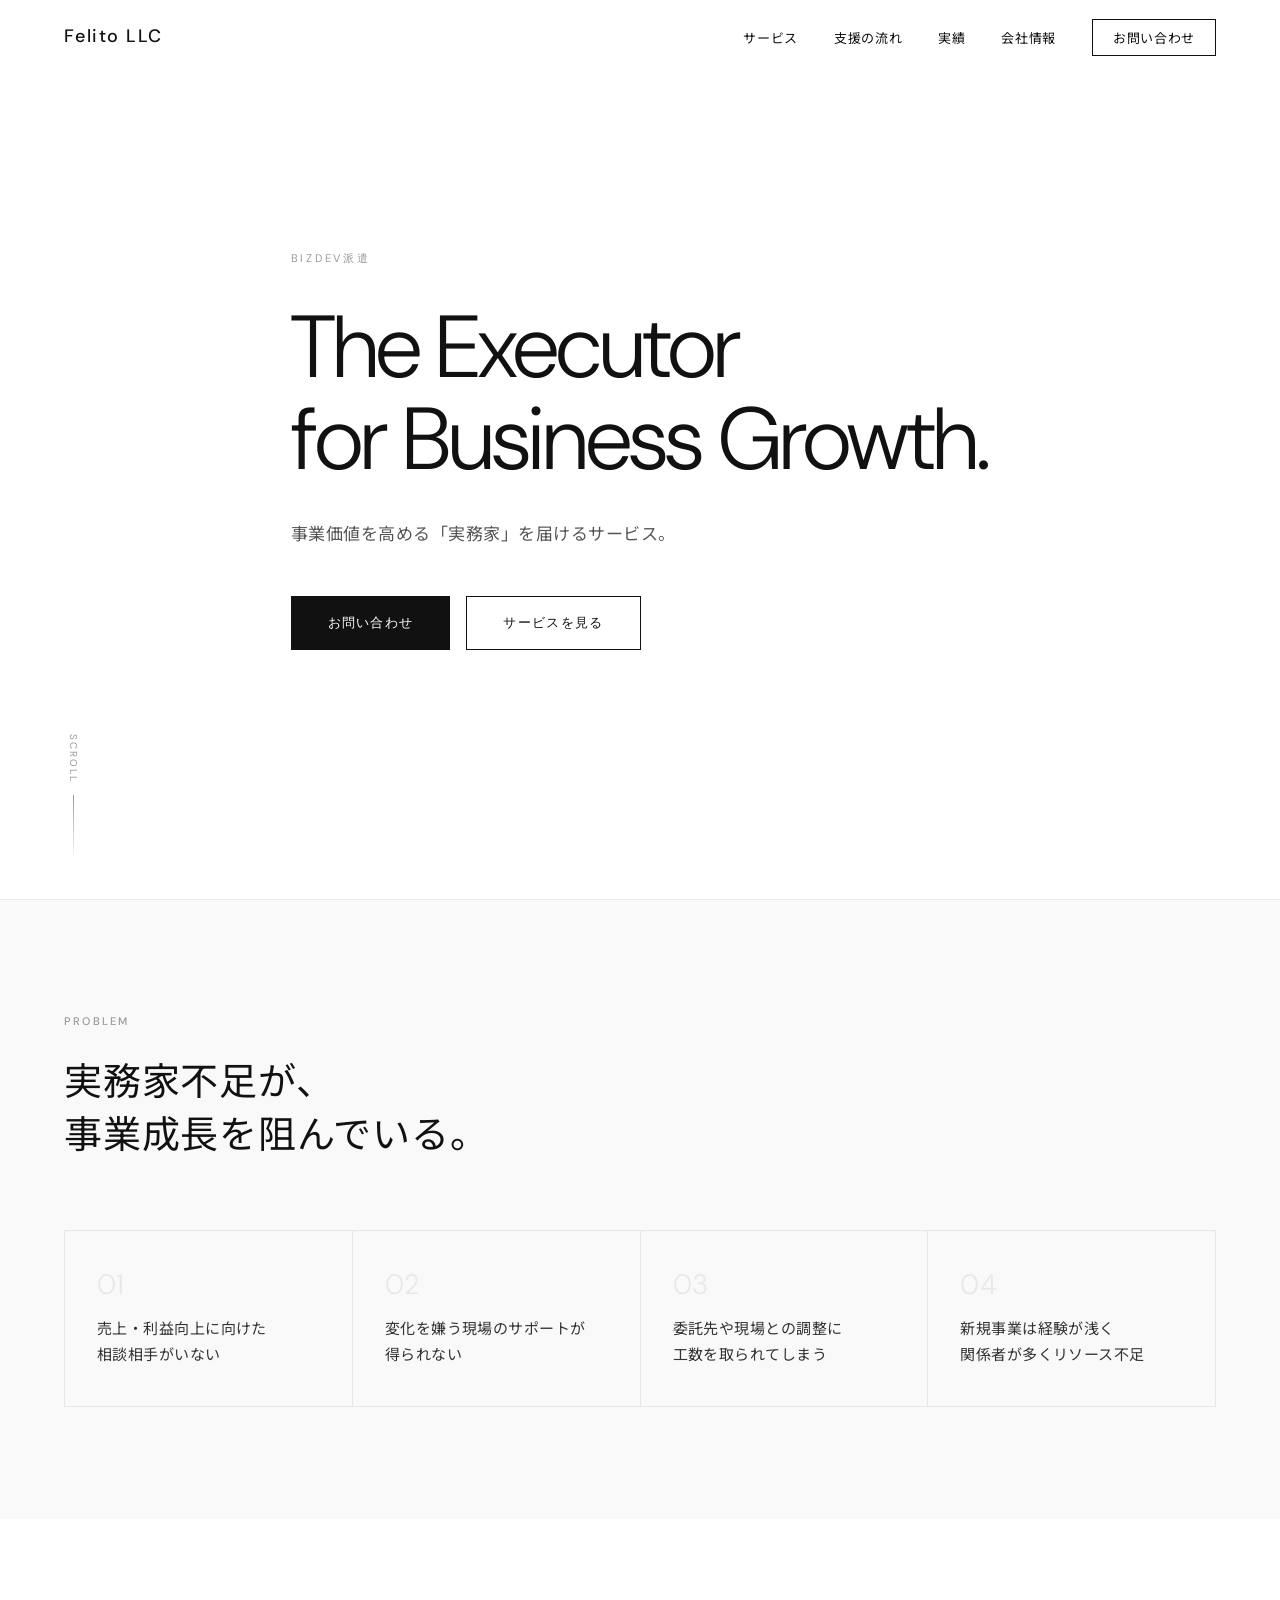
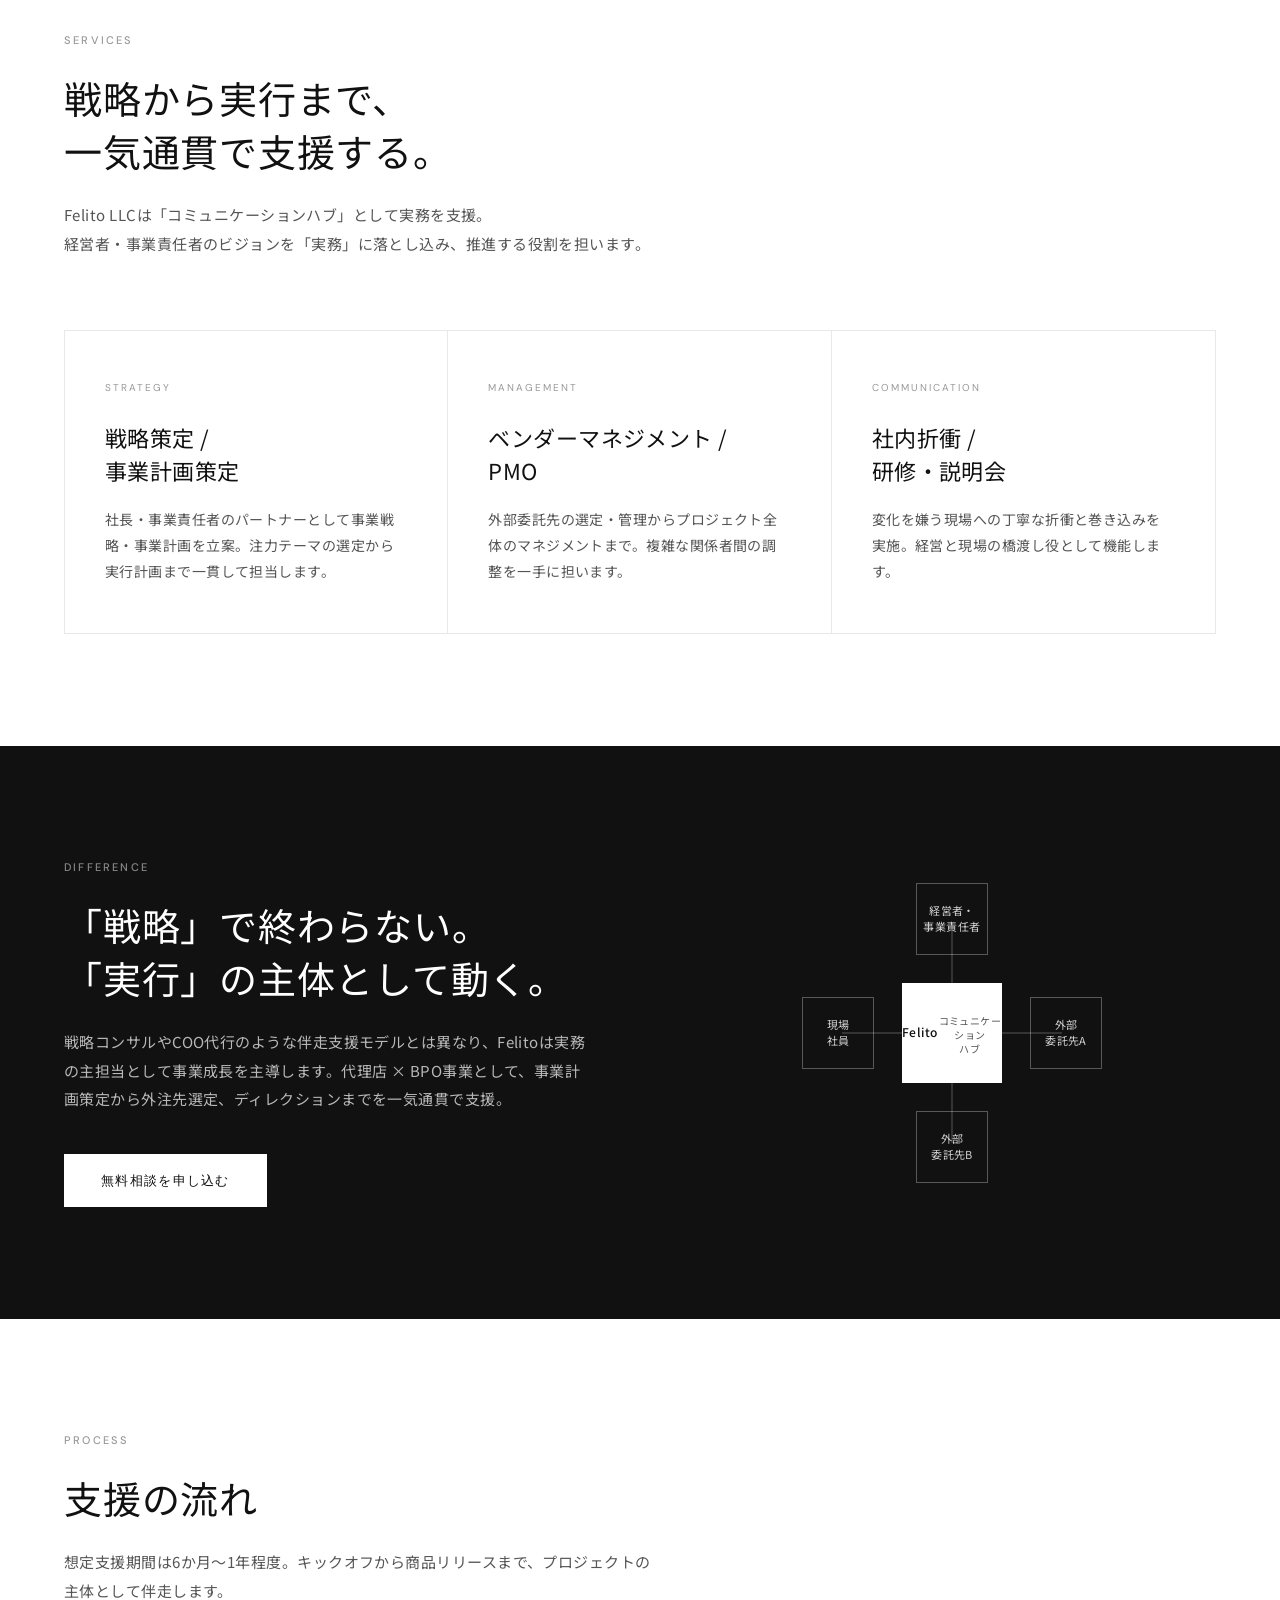
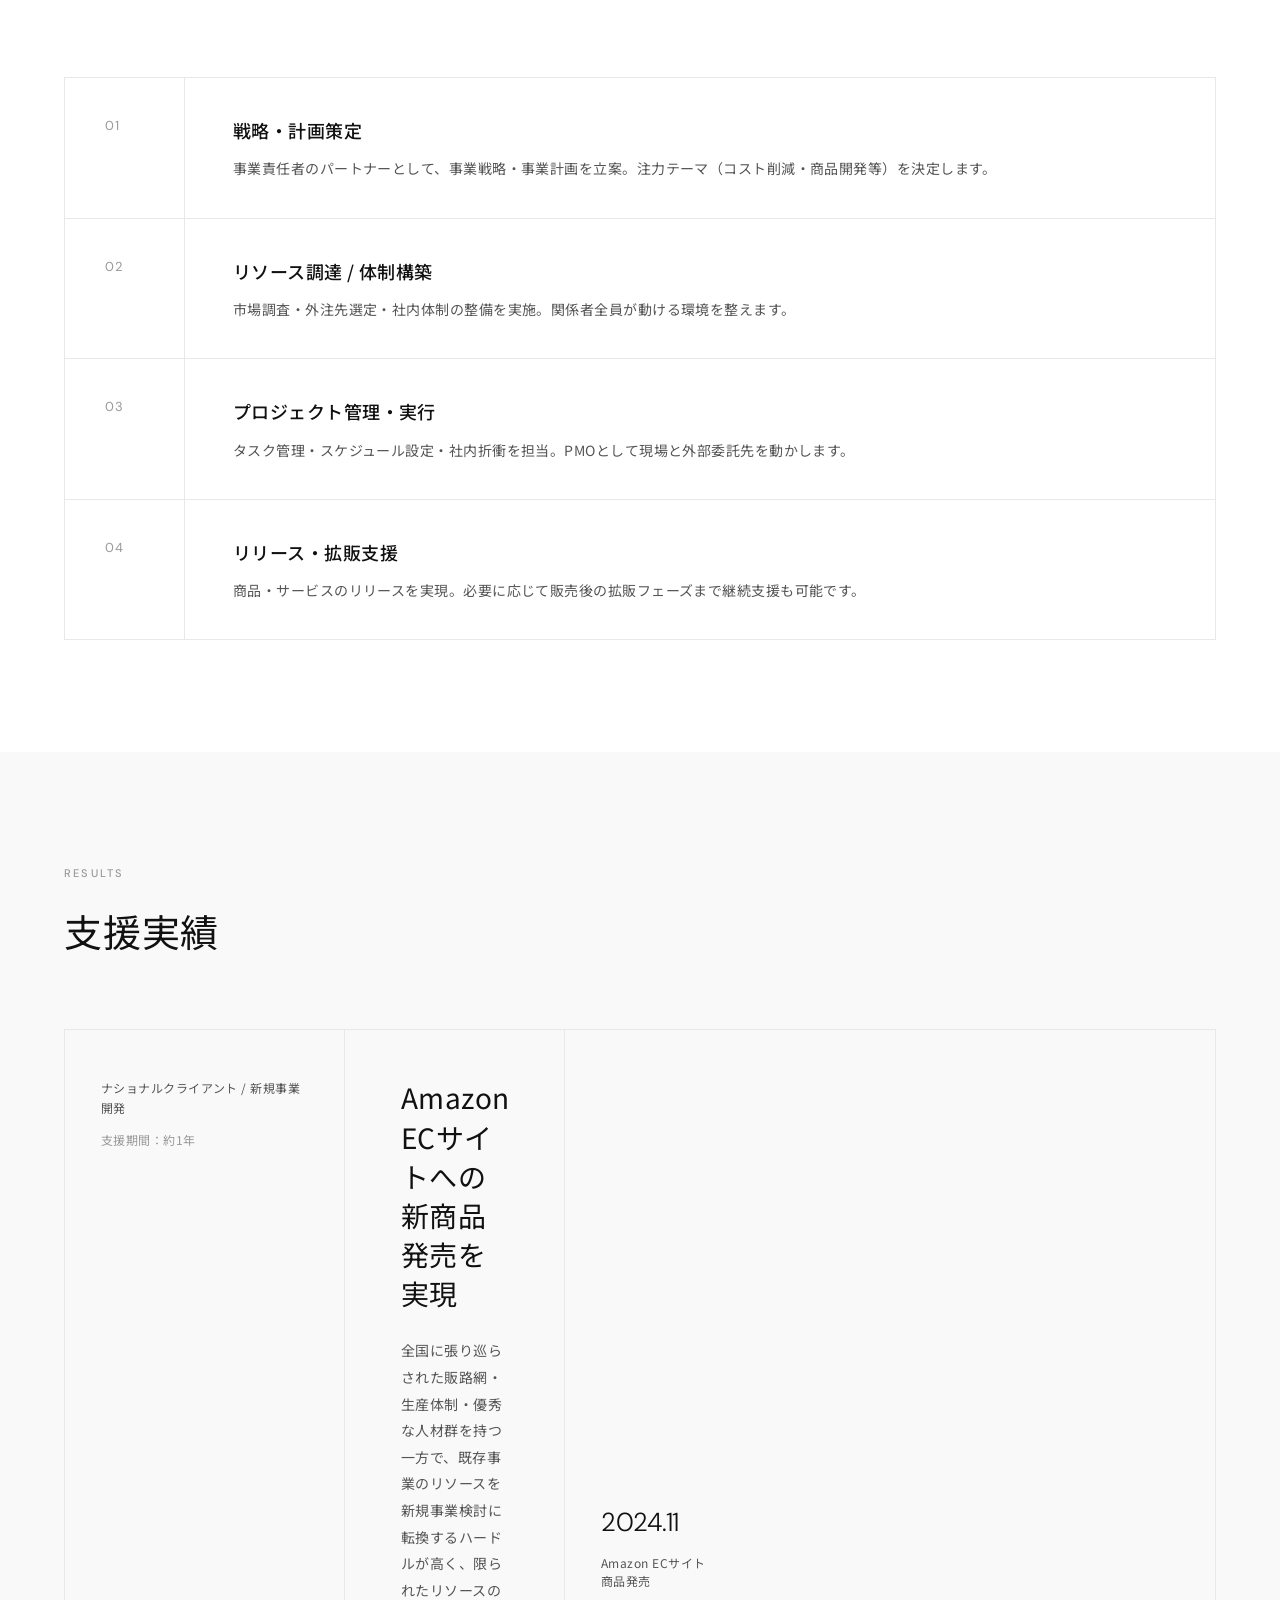
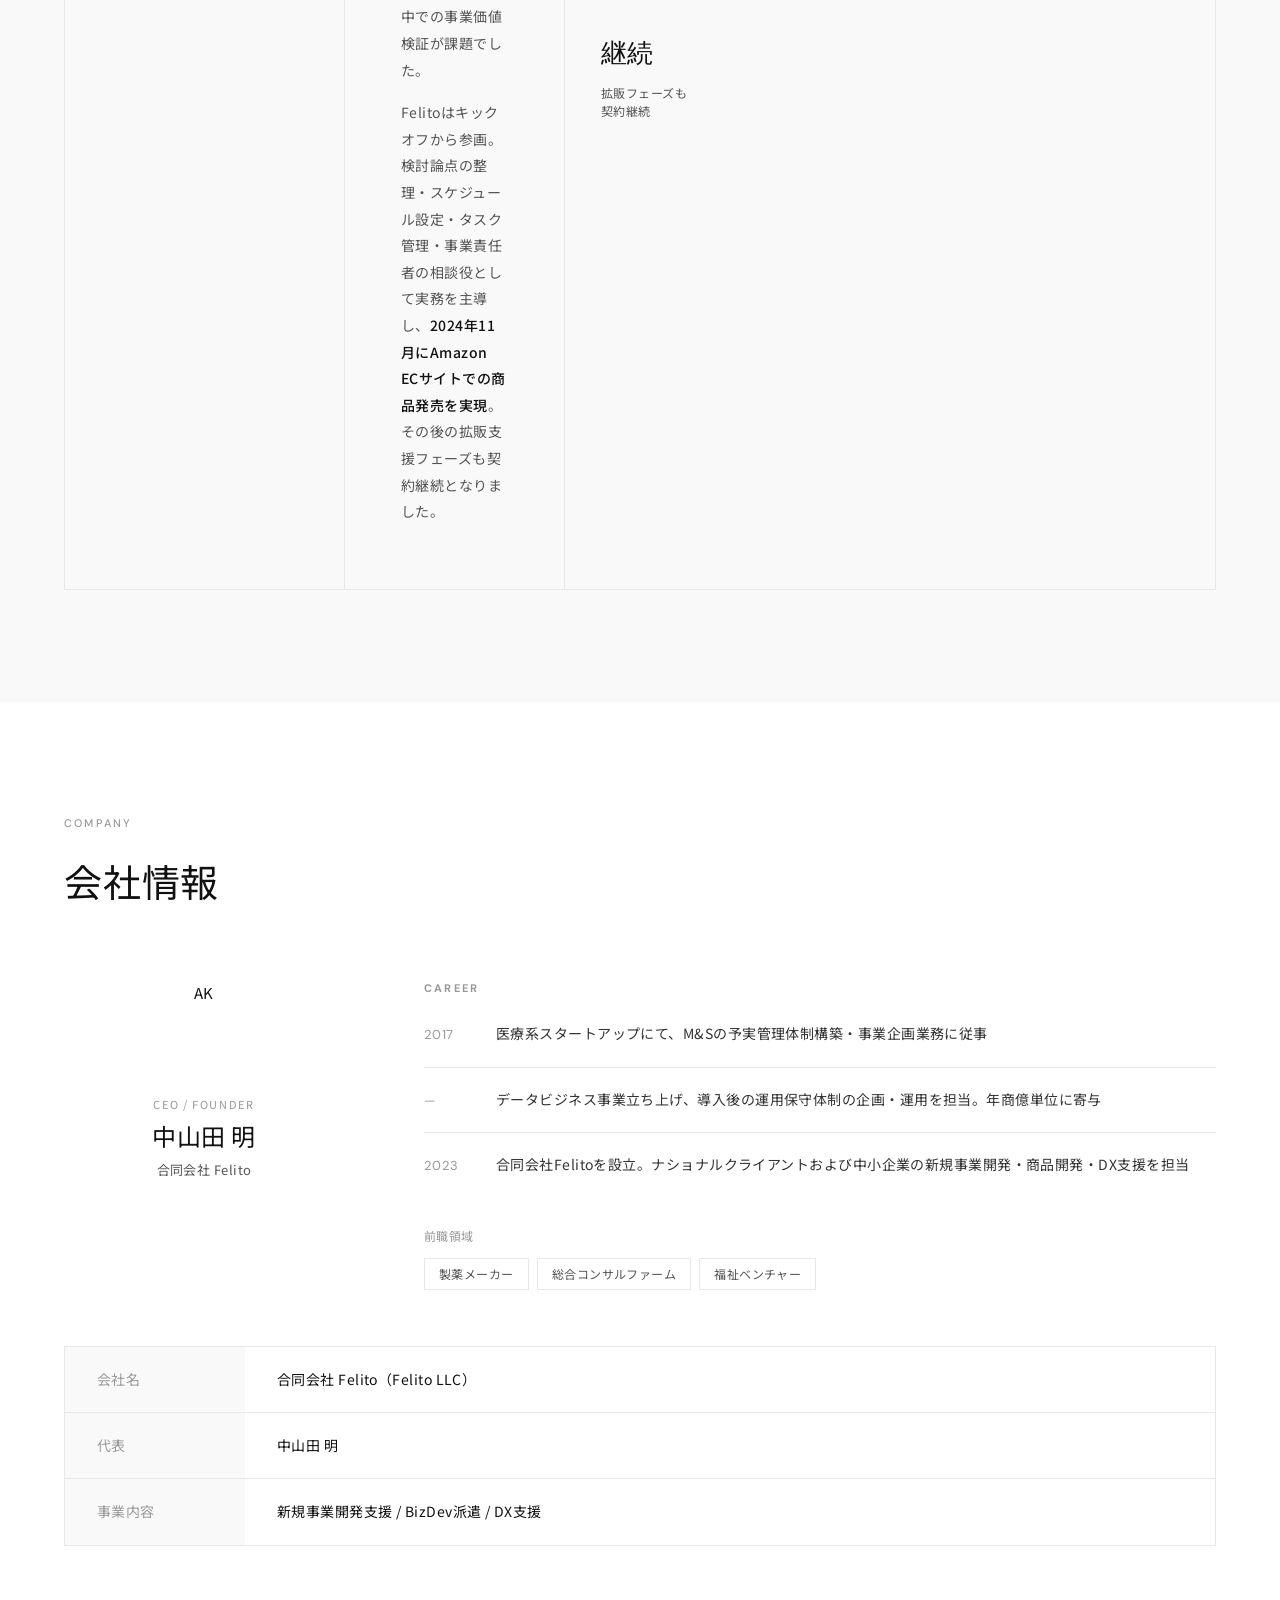
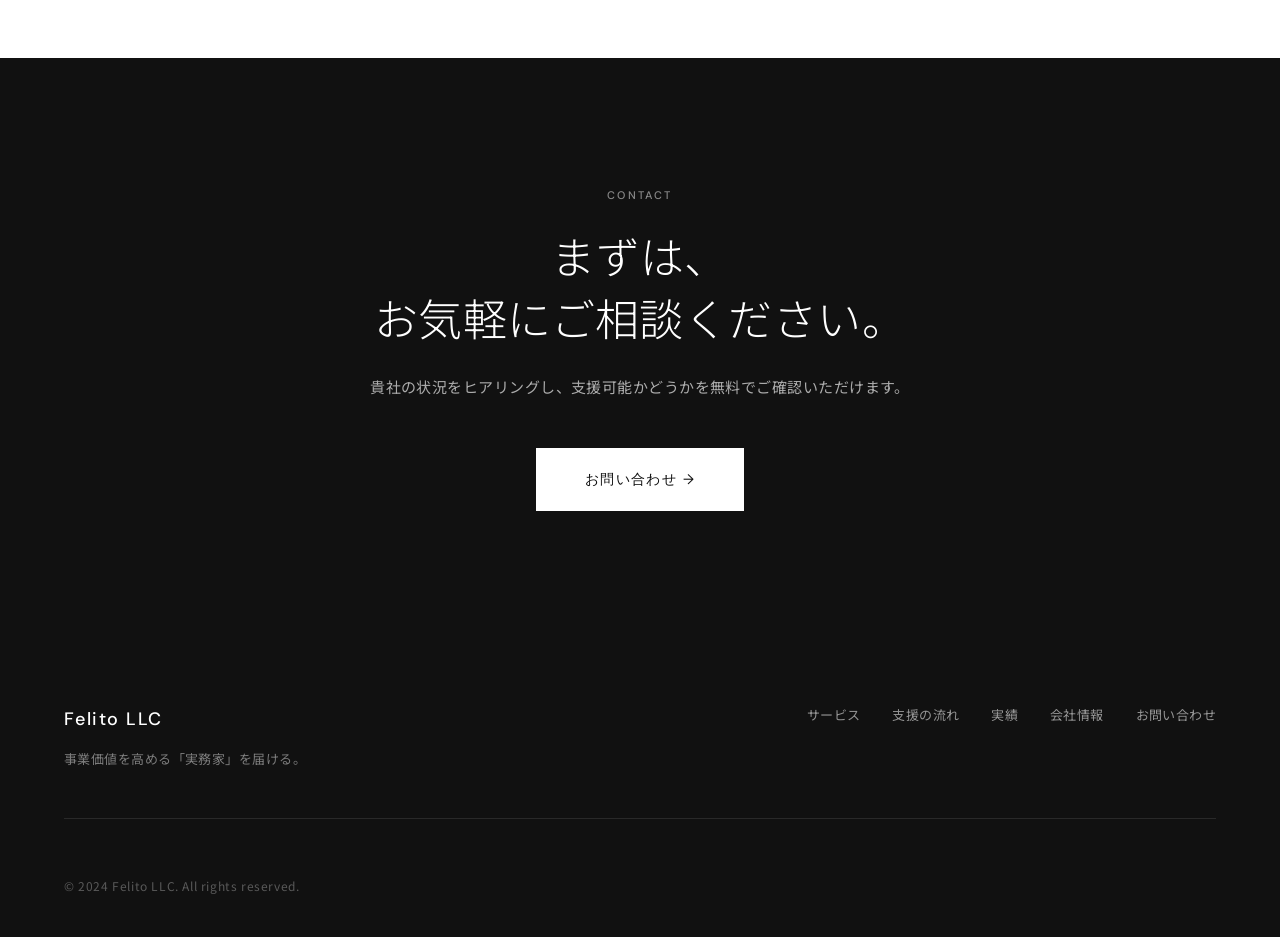
<file: weekday/index.html>
<!DOCTYPE html>
<html lang="ja">
<head>
  <meta charset="UTF-8">
  <meta name="viewport" content="width=device-width, initial-scale=1.0">
  <title>Felito LLC — BizDev派遣</title>
  <link rel="preconnect" href="https://fonts.googleapis.com">
  <link rel="preconnect" href="https://fonts.gstatic.com" crossorigin>
  <link href="https://fonts.googleapis.com/css2?family=DM+Sans:ital,opsz,wght@0,9..40,300;0,9..40,400;0,9..40,500;1,9..40,300&family=Noto+Sans+JP:wght@300;400;500&display=swap" rel="stylesheet">
  <link rel="stylesheet" href="style.css">
</head>
<body>

  <!-- Navigation -->
  <nav class="nav" id="nav">
    <div class="nav__inner">
      <a href="#" class="nav__logo">Felito LLC</a>
      <ul class="nav__links">
        <li><a href="#services">サービス</a></li>
        <li><a href="#process">支援の流れ</a></li>
        <li><a href="#results">実績</a></li>
        <li><a href="#company">会社情報</a></li>
        <li><a href="#contact" class="nav__cta">お問い合わせ</a></li>
      </ul>
      <button class="nav__hamburger" aria-label="メニュー">
        <span></span><span></span><span></span>
      </button>
    </div>
  </nav>

  <!-- Hero -->
  <section class="hero">
    <div class="container">
      <p class="hero__label">BizDev派遣</p>
      <h1 class="hero__display">The Executor<br>for Business Growth.</h1>
      <p class="hero__sub">事業価値を高める「実務家」を届けるサービス。</p>
      <div class="hero__actions">
        <a href="#contact" class="btn btn--primary">お問い合わせ</a>
        <a href="#services" class="btn btn--outline">サービスを見る</a>
      </div>
    </div>
    <div class="hero__scroll">
      <span>SCROLL</span>
      <div class="hero__scroll-line"></div>
    </div>
  </section>

  <!-- 課題 -->
  <section class="section section--surface" id="problem">
    <div class="container">
      <div class="section__header">
        <p class="section__eyebrow">PROBLEM</p>
        <h2 class="section__title">実務家不足が、<br>事業成長を阻んでいる。</h2>
      </div>
      <div class="problem__grid">
        <div class="problem__item">
          <span class="problem__num">01</span>
          <p>売上・利益向上に向けた<br>相談相手がいない</p>
        </div>
        <div class="problem__item">
          <span class="problem__num">02</span>
          <p>変化を嫌う現場のサポートが<br>得られない</p>
        </div>
        <div class="problem__item">
          <span class="problem__num">03</span>
          <p>委託先や現場との調整に<br>工数を取られてしまう</p>
        </div>
        <div class="problem__item">
          <span class="problem__num">04</span>
          <p>新規事業は経験が浅く<br>関係者が多くリソース不足</p>
        </div>
      </div>
    </div>
  </section>

  <!-- 提供価値 -->
  <section class="section" id="services">
    <div class="container">
      <div class="section__header">
        <p class="section__eyebrow">SERVICES</p>
        <h2 class="section__title">戦略から実行まで、<br>一気通貫で支援する。</h2>
        <p class="section__lead">Felito LLCは「コミュニケーションハブ」として実務を支援。<br>経営者・事業責任者のビジョンを「実務」に落とし込み、推進する役割を担います。</p>
      </div>
      <div class="services__grid">
        <div class="service__card">
          <p class="service__tag">Strategy</p>
          <h3 class="service__name">戦略策定 /<br>事業計画策定</h3>
          <p class="service__desc">社長・事業責任者のパートナーとして事業戦略・事業計画を立案。注力テーマの選定から実行計画まで一貫して担当します。</p>
        </div>
        <div class="service__card">
          <p class="service__tag">Management</p>
          <h3 class="service__name">ベンダーマネジメント /<br>PMO</h3>
          <p class="service__desc">外部委託先の選定・管理からプロジェクト全体のマネジメントまで。複雑な関係者間の調整を一手に担います。</p>
        </div>
        <div class="service__card">
          <p class="service__tag">Communication</p>
          <h3 class="service__name">社内折衝 /<br>研修・説明会</h3>
          <p class="service__desc">変化を嫌う現場への丁寧な折衝と巻き込みを実施。経営と現場の橋渡し役として機能します。</p>
        </div>
      </div>
    </div>
  </section>

  <!-- 差別化 -->
  <section class="section section--dark">
    <div class="container">
      <div class="differentiation">
        <div class="differentiation__text">
          <p class="section__eyebrow section__eyebrow--light">DIFFERENCE</p>
          <h2 class="section__title section__title--light">「戦略」で終わらない。<br>「実行」の主体として動く。</h2>
          <p class="differentiation__body">戦略コンサルやCOO代行のような伴走支援モデルとは異なり、Felitoは実務の主担当として事業成長を主導します。代理店 × BPO事業として、事業計画策定から外注先選定、ディレクションまでを一気通貫で支援。</p>
          <a href="#contact" class="btn btn--white">無料相談を申し込む</a>
        </div>
        <div class="differentiation__visual">
          <div class="hub-diagram">
            <div class="hub-center">Felito<br><small>コミュニケーション<br>ハブ</small></div>
            <div class="hub-node hub-node--top">経営者・<br>事業責任者</div>
            <div class="hub-node hub-node--right">外部<br>委託先A</div>
            <div class="hub-node hub-node--bottom">外部<br>委託先B</div>
            <div class="hub-node hub-node--left">現場<br>社員</div>
            <svg class="hub-lines" viewBox="0 0 300 300" xmlns="http://www.w3.org/2000/svg">
              <line x1="150" y1="150" x2="150" y2="40" stroke="rgba(255,255,255,0.3)" stroke-width="1"/>
              <line x1="150" y1="150" x2="260" y2="150" stroke="rgba(255,255,255,0.3)" stroke-width="1"/>
              <line x1="150" y1="150" x2="150" y2="260" stroke="rgba(255,255,255,0.3)" stroke-width="1"/>
              <line x1="150" y1="150" x2="40" y2="150" stroke="rgba(255,255,255,0.3)" stroke-width="1"/>
            </svg>
          </div>
        </div>
      </div>
    </div>
  </section>

  <!-- 支援の流れ -->
  <section class="section" id="process">
    <div class="container">
      <div class="section__header">
        <p class="section__eyebrow">PROCESS</p>
        <h2 class="section__title">支援の流れ</h2>
        <p class="section__lead">想定支援期間は6か月〜1年程度。キックオフから商品リリースまで、プロジェクトの主体として伴走します。</p>
      </div>
      <div class="process__steps">
        <div class="process__step">
          <div class="process__step-num">01</div>
          <div class="process__step-content">
            <h3>戦略・計画策定</h3>
            <p>事業責任者のパートナーとして、事業戦略・事業計画を立案。注力テーマ（コスト削減・商品開発等）を決定します。</p>
          </div>
        </div>
        <div class="process__step">
          <div class="process__step-num">02</div>
          <div class="process__step-content">
            <h3>リソース調達 / 体制構築</h3>
            <p>市場調査・外注先選定・社内体制の整備を実施。関係者全員が動ける環境を整えます。</p>
          </div>
        </div>
        <div class="process__step">
          <div class="process__step-num">03</div>
          <div class="process__step-content">
            <h3>プロジェクト管理・実行</h3>
            <p>タスク管理・スケジュール設定・社内折衝を担当。PMOとして現場と外部委託先を動かします。</p>
          </div>
        </div>
        <div class="process__step">
          <div class="process__step-num">04</div>
          <div class="process__step-content">
            <h3>リリース・拡販支援</h3>
            <p>商品・サービスのリリースを実現。必要に応じて販売後の拡販フェーズまで継続支援も可能です。</p>
          </div>
        </div>
      </div>
    </div>
  </section>

  <!-- 実績 -->
  <section class="section section--surface" id="results">
    <div class="container">
      <div class="section__header">
        <p class="section__eyebrow">RESULTS</p>
        <h2 class="section__title">支援実績</h2>
      </div>
      <div class="result__card">
        <div class="result__meta">
          <p class="result__category">ナショナルクライアント / 新規事業開発</p>
          <p class="result__period">支援期間：約1年</p>
        </div>
        <div class="result__body">
          <h3 class="result__headline">Amazon ECサイトへの<br>新商品発売を実現</h3>
          <p class="result__text">全国に張り巡らされた販路網・生産体制・優秀な人材群を持つ一方で、既存事業のリソースを新規事業検討に転換するハードルが高く、限られたリソースの中での事業価値検証が課題でした。</p>
          <p class="result__text">Felitoはキックオフから参画。検討論点の整理・スケジュール設定・タスク管理・事業責任者の相談役として実務を主導し、<strong>2024年11月にAmazon ECサイトでの商品発売を実現</strong>。その後の拡販支援フェーズも契約継続となりました。</p>
        </div>
        <div class="result__metrics">
          <div class="result__metric">
            <span class="result__metric-num">2024.11</span>
            <span class="result__metric-label">Amazon ECサイト<br>商品発売</span>
          </div>
          <div class="result__metric">
            <span class="result__metric-num">継続</span>
            <span class="result__metric-label">拡販フェーズも<br>契約継続</span>
          </div>
        </div>
      </div>
    </div>
  </section>

  <!-- 会社情報 -->
  <section class="section" id="company">
    <div class="container">
      <div class="section__header">
        <p class="section__eyebrow">COMPANY</p>
        <h2 class="section__title">会社情報</h2>
      </div>
      <div class="company__layout">
        <div class="company__profile">
          <div class="company__avatar">
            <span>AK</span>
          </div>
          <div class="company__info">
            <p class="company__role">CEO / Founder</p>
            <h3 class="company__name">中山田 明</h3>
            <p class="company__org">合同会社 Felito</p>
          </div>
        </div>
        <div class="company__career">
          <h4 class="company__career-title">Career</h4>
          <ul class="company__career-list">
            <li><span class="career__year">2017</span>医療系スタートアップにて、M&Sの予実管理体制構築・事業企画業務に従事</li>
            <li><span class="career__year">—</span>データビジネス事業立ち上げ、導入後の運用保守体制の企画・運用を担当。年商億単位に寄与</li>
            <li><span class="career__year">2023</span>合同会社Felitoを設立。ナショナルクライアントおよび中小企業の新規事業開発・商品開発・DX支援を担当</li>
          </ul>
          <div class="company__prev-careers">
            <p class="company__prev-label">前職領域</p>
            <div class="company__tags">
              <span class="tag">製薬メーカー</span>
              <span class="tag">総合コンサルファーム</span>
              <span class="tag">福祉ベンチャー</span>
            </div>
          </div>
        </div>
        <div class="company__table">
          <table>
            <tr><th>会社名</th><td>合同会社 Felito（Felito LLC）</td></tr>
            <tr><th>代表</th><td>中山田 明</td></tr>
            <tr><th>事業内容</th><td>新規事業開発支援 / BizDev派遣 / DX支援</td></tr>
          </table>
        </div>
      </div>
    </div>
  </section>

  <!-- CTA -->
  <section class="section section--cta" id="contact">
    <div class="container">
      <p class="section__eyebrow section__eyebrow--light">CONTACT</p>
      <h2 class="cta__title">まずは、<br>お気軽にご相談ください。</h2>
      <p class="cta__sub">貴社の状況をヒアリングし、支援可能かどうかを無料でご確認いただけます。</p>
      <a href="mailto:info@felito.co.jp" class="btn btn--white btn--lg">お問い合わせ →</a>
    </div>
  </section>

  <!-- Footer -->
  <footer class="footer">
    <div class="container">
      <div class="footer__inner">
        <div class="footer__brand">
          <p class="footer__logo">Felito LLC</p>
          <p class="footer__tagline">事業価値を高める「実務家」を届ける。</p>
        </div>
        <nav class="footer__nav">
          <a href="#services">サービス</a>
          <a href="#process">支援の流れ</a>
          <a href="#results">実績</a>
          <a href="#company">会社情報</a>
          <a href="#contact">お問い合わせ</a>
        </nav>
      </div>
      <div class="footer__bottom">
        <p>&copy; 2024 Felito LLC. All rights reserved.</p>
      </div>
    </div>
  </footer>

  <script>
    /* ── Nav scroll ── */
    const nav = document.getElementById('nav');
    window.addEventListener('scroll', () => {
      nav.classList.toggle('nav--scrolled', window.scrollY > 60);
    }, { passive: true });

    /* ── Mobile hamburger ── */
    const hamburger = document.querySelector('.nav__hamburger');
    const navLinks  = document.querySelector('.nav__links');
    hamburger.addEventListener('click', () => {
      const open = navLinks.classList.toggle('nav__links--open');
      hamburger.setAttribute('aria-expanded', open);
    });
    navLinks.querySelectorAll('a').forEach(a => {
      a.addEventListener('click', () => navLinks.classList.remove('nav__links--open'));
    });

    /* ── Hero display: split into lines, reveal each line ── */
    const heroDisplay = document.querySelector('.hero__display');
    if (heroDisplay) {
      // Split on <br> to animate each line
      const parts = heroDisplay.innerHTML.split(/<br\s*\/?>/i);
      heroDisplay.innerHTML = parts.map((part, i) =>
        `<span class="line-reveal" style="animation-delay:${0.1 + i * 0.15}s">${part.trim()}</span>`
      ).join('<br>');
    }

    /* ── Hero scroll line ── */
    const scrollLine = document.querySelector('.hero__scroll-line');
    if (scrollLine) {
      setTimeout(() => scrollLine.classList.add('is-animated'), 800);
    }

    /* ── Scroll fade-in with stagger ── */
    const observer = new IntersectionObserver((entries) => {
      entries.forEach(e => {
        if (e.isIntersecting) {
          // stagger siblings within same parent
          const siblings = e.target.parentElement.querySelectorAll('.fade-in:not(.is-visible)');
          siblings.forEach((el, i) => {
            setTimeout(() => el.classList.add('is-visible'), i * 80);
          });
          e.target.classList.add('is-visible');
        }
      });
    }, { threshold: 0.1 });
    document.querySelectorAll('.fade-in').forEach(el => observer.observe(el));

    /* ── Active nav on scroll ── */
    const sections = document.querySelectorAll('section[id]');
    const navAs = document.querySelectorAll('.nav__links a[href^="#"]');
    const activateNav = () => {
      let current = '';
      sections.forEach(sec => {
        if (window.scrollY >= sec.offsetTop - 120) current = sec.id;
      });
      navAs.forEach(a => {
        a.classList.toggle('is-active', a.getAttribute('href') === `#${current}`);
      });
    };
    window.addEventListener('scroll', activateNav, { passive: true });
  </script>
</body>
</html>
</file>
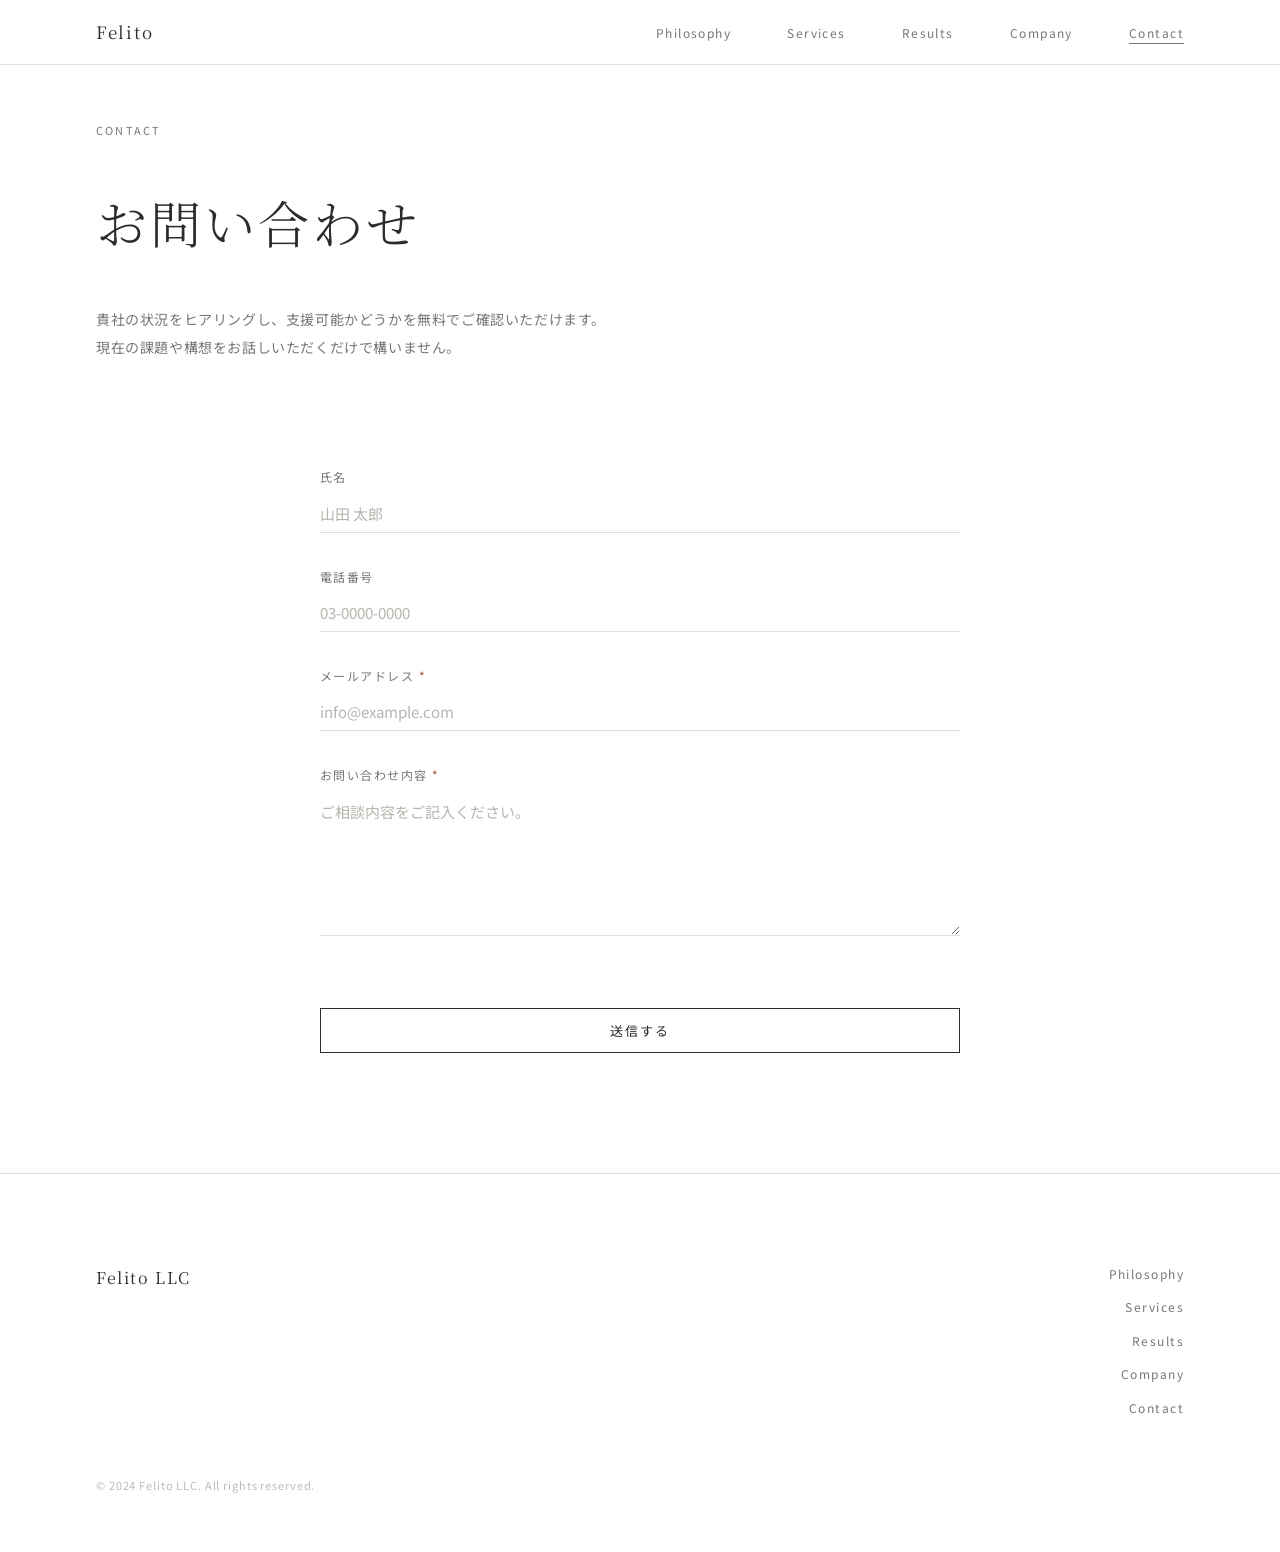
<file: corporate/contact/index.html>
<!DOCTYPE html>
<html lang="ja">
<head>
  <meta charset="UTF-8">
  <meta name="viewport" content="width=device-width, initial-scale=1.0">
  <title>お問い合わせ — Felito LLC</title>
  <link rel="preconnect" href="https://fonts.googleapis.com">
  <link rel="preconnect" href="https://fonts.gstatic.com" crossorigin>
  <link href="https://fonts.googleapis.com/css2?family=Noto+Sans+JP:wght@300;400;500&family=Noto+Serif+JP:wght@300;400&display=swap" rel="stylesheet">
  <link rel="stylesheet" href="../style.css">
</head>
<body>

  <!-- Navigation -->
  <nav class="nav nav--scrolled" id="nav">
    <div class="nav__inner">
      <a href="../" class="nav__logo">Felito</a>
      <ul class="nav__links">
        <li><a href="../#philosophy">Philosophy</a></li>
        <li><a href="../#services">Services</a></li>
        <li><a href="../#works">Results</a></li>
        <li><a href="../#company">Company</a></li>
        <li><a href="../contact/" class="nav__link--active">Contact</a></li>
      </ul>
      <button class="nav__hamburger" id="hamburger" aria-label="メニューを開く">
        <span></span><span></span><span></span>
      </button>
    </div>
  </nav>

  <!-- Mobile Menu -->
  <div class="mobile-menu" id="mobileMenu">
    <button class="mobile-menu__close" id="mobileClose">close</button>
    <a href="../#philosophy" class="mobile-link">Philosophy</a>
    <a href="../#services"   class="mobile-link">Services</a>
    <a href="../#works"      class="mobile-link">Results</a>
    <a href="../#company"    class="mobile-link">Company</a>
    <a href="../contact/"    class="mobile-link">Contact</a>
  </div>

  <!-- Contact Page Hero -->
  <section class="contact-page__hero">
    <div class="container">
      <p class="section__label">Contact</p>
      <h1 class="contact-page__title">お問い合わせ</h1>
      <p class="contact-page__lead">
        貴社の状況をヒアリングし、支援可能かどうかを無料でご確認いただけます。<br>
        現在の課題や構想をお話しいただくだけで構いません。
      </p>
    </div>
  </section>

  <!-- Contact Form -->
  <section class="section" style="padding-top: var(--space-m);">
    <div class="container">
      <div class="contact__inner">
        <form class="contact__form" id="contactForm" novalidate>
          <div class="form__group">
            <label class="form__label" for="field-name">氏名</label>
            <input class="form__input" id="field-name" type="text" placeholder="山田 太郎">
          </div>
          <div class="form__group">
            <label class="form__label" for="field-tel">電話番号</label>
            <input class="form__input" id="field-tel" type="tel" placeholder="03-0000-0000">
          </div>
          <div class="form__group">
            <label class="form__label" for="field-email">メールアドレス <span class="form__required">*</span></label>
            <input class="form__input" id="field-email" type="email" placeholder="info@example.com" required>
          </div>
          <div class="form__group">
            <label class="form__label" for="field-body">お問い合わせ内容 <span class="form__required">*</span></label>
            <textarea class="form__input form__textarea" id="field-body" rows="6" placeholder="ご相談内容をご記入ください。" required></textarea>
          </div>
          <button class="btn form__submit" type="submit" id="submitBtn">送信する</button>
          <p class="form__thanks" id="formThanks" style="display:none;">
            お問い合わせを受け付けました。<br>担当者よりご連絡いたします。
          </p>
          <p class="form__error" id="formError" style="display:none;"></p>
        </form>
      </div>
    </div>
  </section>

  <!-- Footer -->
  <footer class="footer">
    <div class="container">
      <div class="footer__inner">
        <p class="footer__logo">Felito LLC</p>
        <nav class="footer__nav">
          <a href="../#philosophy">Philosophy</a>
          <a href="../#services">Services</a>
          <a href="../#works">Results</a>
          <a href="../#company">Company</a>
          <a href="../contact/">Contact</a>
        </nav>
      </div>
      <p class="footer__copy">&copy; 2024 Felito LLC. All rights reserved.</p>
    </div>
  </footer>

  <script>
    /* ── Mobile menu ── */
    const hamburger  = document.getElementById('hamburger');
    const mobileMenu = document.getElementById('mobileMenu');
    const mobileClose = document.getElementById('mobileClose');
    hamburger.addEventListener('click', () => mobileMenu.classList.add('is-open'));
    mobileClose.addEventListener('click', () => mobileMenu.classList.remove('is-open'));
    mobileMenu.querySelectorAll('.mobile-link').forEach(link => {
      link.addEventListener('click', () => mobileMenu.classList.remove('is-open'));
    });

    /* ── Contact Form ── */
    document.getElementById('contactForm').addEventListener('submit', function(e) {
      e.preventDefault();

      const submitBtn  = document.getElementById('submitBtn');
      const thanksEl   = document.getElementById('formThanks');
      const errorEl    = document.getElementById('formError');
      const email      = document.getElementById('field-email').value.trim();
      const body       = document.getElementById('field-body').value.trim();

      errorEl.style.display = 'none';

      if (!email || !body) {
        errorEl.textContent = 'メールアドレスとお問い合わせ内容は必須です。';
        errorEl.style.display = 'block';
        return;
      }

      submitBtn.disabled = true;
      submitBtn.textContent = '送信中…';

      const FORM_ID = '1FAIpQLSdgB_qQv28AI9wtjrtVb0oMYBY1U6e5ytBYgLjv1RBcozSxbw';
      const url     = `https://docs.google.com/forms/d/e/${FORM_ID}/formResponse`;
      const params  = new URLSearchParams({
        'entry.367666068':  document.getElementById('field-name').value,
        'entry.636759000':  document.getElementById('field-tel').value,
        'entry.1981017197': email,
        'entry.1567384020': body,
      });

      fetch(`${url}?${params.toString()}`, { method: 'POST', mode: 'no-cors' })
        .then(() => {
          e.target.reset();
          submitBtn.style.display = 'none';
          thanksEl.style.display  = 'block';
        })
        .catch(() => {
          submitBtn.disabled    = false;
          submitBtn.textContent = '送信する';
          errorEl.textContent   = '送信に失敗しました。時間をおいて再度お試しください。';
          errorEl.style.display = 'block';
        });
    });
  </script>
</body>
</html>
</file>
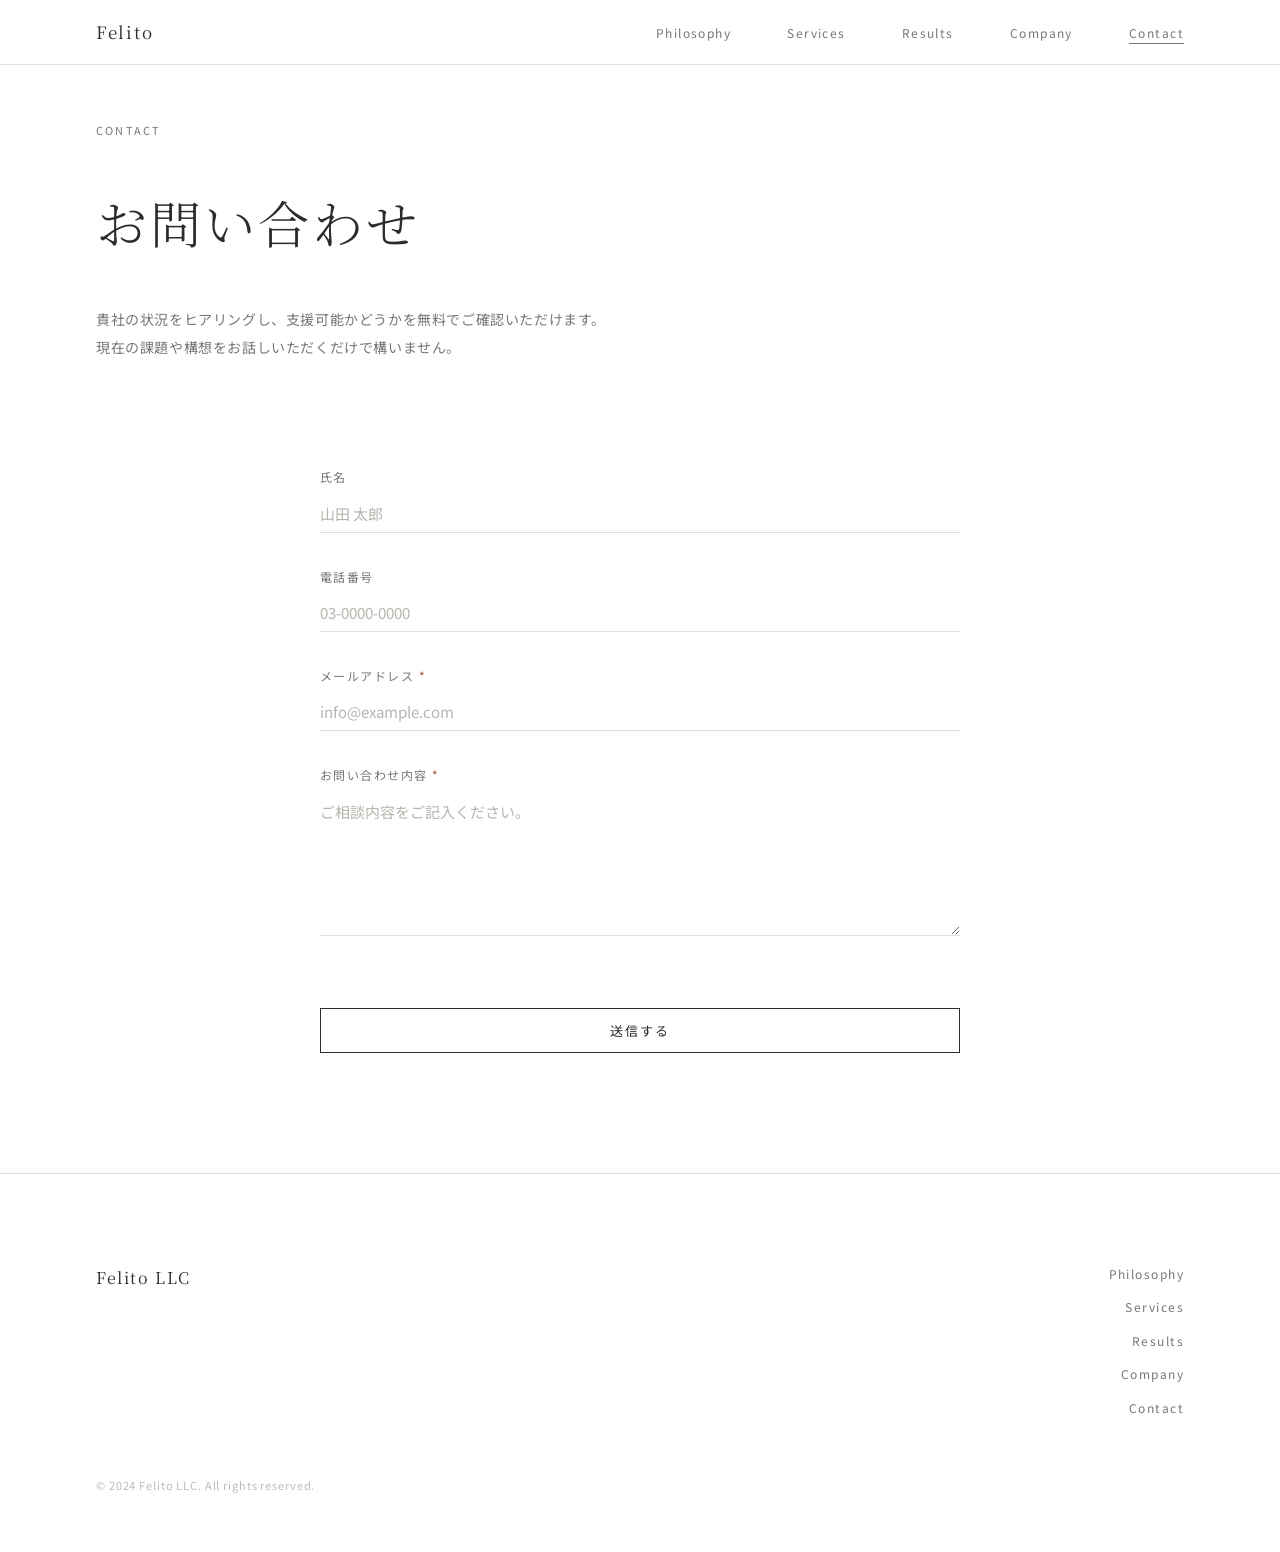
<file: atelier-monogoto/contact.html>
<!DOCTYPE html>
<html lang="ja">
<head>
  <meta charset="UTF-8">
  <meta name="viewport" content="width=device-width, initial-scale=1.0">
  <title>お問い合わせ — Felito LLC</title>
  <link rel="preconnect" href="https://fonts.googleapis.com">
  <link rel="preconnect" href="https://fonts.gstatic.com" crossorigin>
  <link href="https://fonts.googleapis.com/css2?family=Noto+Sans+JP:wght@300;400;500&family=Noto+Serif+JP:wght@300;400&display=swap" rel="stylesheet">
  <link rel="stylesheet" href="style.css">
</head>
<body>

  <!-- Navigation -->
  <nav class="nav nav--scrolled" id="nav">
    <div class="nav__inner">
      <a href="index.html" class="nav__logo">Felito</a>
      <ul class="nav__links">
        <li><a href="index.html#philosophy">Philosophy</a></li>
        <li><a href="index.html#services">Services</a></li>
        <li><a href="index.html#works">Results</a></li>
        <li><a href="index.html#company">Company</a></li>
        <li><a href="contact.html" class="nav__link--active">Contact</a></li>
      </ul>
      <button class="nav__hamburger" id="hamburger" aria-label="メニューを開く">
        <span></span><span></span><span></span>
      </button>
    </div>
  </nav>

  <!-- Mobile Menu -->
  <div class="mobile-menu" id="mobileMenu">
    <button class="mobile-menu__close" id="mobileClose">close</button>
    <a href="index.html#philosophy" class="mobile-link">Philosophy</a>
    <a href="index.html#services"   class="mobile-link">Services</a>
    <a href="index.html#works"      class="mobile-link">Results</a>
    <a href="index.html#company"    class="mobile-link">Company</a>
    <a href="contact.html"          class="mobile-link">Contact</a>
  </div>

  <!-- Contact Page Hero -->
  <section class="contact-page__hero">
    <div class="container">
      <p class="section__label">Contact</p>
      <h1 class="contact-page__title">お問い合わせ</h1>
      <p class="contact-page__lead">
        貴社の状況をヒアリングし、支援可能かどうかを無料でご確認いただけます。<br>
        現在の課題や構想をお話しいただくだけで構いません。
      </p>
    </div>
  </section>

  <!-- Contact Form -->
  <section class="section" style="padding-top: var(--space-m);">
    <div class="container">
      <div class="contact__inner">
        <form class="contact__form" id="contactForm" novalidate>
          <div class="form__group">
            <label class="form__label" for="field-name">氏名</label>
            <input class="form__input" id="field-name" type="text" placeholder="山田 太郎">
          </div>
          <div class="form__group">
            <label class="form__label" for="field-tel">電話番号</label>
            <input class="form__input" id="field-tel" type="tel" placeholder="03-0000-0000">
          </div>
          <div class="form__group">
            <label class="form__label" for="field-email">メールアドレス <span class="form__required">*</span></label>
            <input class="form__input" id="field-email" type="email" placeholder="info@example.com" required>
          </div>
          <div class="form__group">
            <label class="form__label" for="field-body">お問い合わせ内容 <span class="form__required">*</span></label>
            <textarea class="form__input form__textarea" id="field-body" rows="6" placeholder="ご相談内容をご記入ください。" required></textarea>
          </div>
          <button class="btn form__submit" type="submit" id="submitBtn">送信する</button>
          <p class="form__thanks" id="formThanks" style="display:none;">
            お問い合わせを受け付けました。<br>担当者よりご連絡いたします。
          </p>
          <p class="form__error" id="formError" style="display:none;"></p>
        </form>
      </div>
    </div>
  </section>

  <!-- Footer -->
  <footer class="footer">
    <div class="container">
      <div class="footer__inner">
        <p class="footer__logo">Felito LLC</p>
        <nav class="footer__nav">
          <a href="index.html#philosophy">Philosophy</a>
          <a href="index.html#services">Services</a>
          <a href="index.html#works">Results</a>
          <a href="index.html#company">Company</a>
          <a href="contact.html">Contact</a>
        </nav>
      </div>
      <p class="footer__copy">&copy; 2024 Felito LLC. All rights reserved.</p>
    </div>
  </footer>

  <script>
    /* ── Mobile menu ── */
    const hamburger  = document.getElementById('hamburger');
    const mobileMenu = document.getElementById('mobileMenu');
    const mobileClose = document.getElementById('mobileClose');
    hamburger.addEventListener('click', () => mobileMenu.classList.add('is-open'));
    mobileClose.addEventListener('click', () => mobileMenu.classList.remove('is-open'));
    mobileMenu.querySelectorAll('.mobile-link').forEach(link => {
      link.addEventListener('click', () => mobileMenu.classList.remove('is-open'));
    });

    /* ── Contact Form ── */
    document.getElementById('contactForm').addEventListener('submit', function(e) {
      e.preventDefault();

      const submitBtn  = document.getElementById('submitBtn');
      const thanksEl   = document.getElementById('formThanks');
      const errorEl    = document.getElementById('formError');
      const email      = document.getElementById('field-email').value.trim();
      const body       = document.getElementById('field-body').value.trim();

      errorEl.style.display = 'none';

      if (!email || !body) {
        errorEl.textContent = 'メールアドレスとお問い合わせ内容は必須です。';
        errorEl.style.display = 'block';
        return;
      }

      submitBtn.disabled = true;
      submitBtn.textContent = '送信中…';

      const FORM_ID = '1FAIpQLSdgB_qQv28AI9wtjrtVb0oMYBY1U6e5ytBYgLjv1RBcozSxbw';
      const url     = `https://docs.google.com/forms/d/e/${FORM_ID}/formResponse`;
      const params  = new URLSearchParams({
        'entry.367666068':  document.getElementById('field-name').value,
        'entry.636759000':  document.getElementById('field-tel').value,
        'entry.1981017197': email,
        'entry.1567384020': body,
      });

      fetch(`${url}?${params.toString()}`, { method: 'POST', mode: 'no-cors' })
        .then(() => {
          e.target.reset();
          submitBtn.style.display = 'none';
          thanksEl.style.display  = 'block';
        })
        .catch(() => {
          submitBtn.disabled    = false;
          submitBtn.textContent = '送信する';
          errorEl.textContent   = '送信に失敗しました。時間をおいて再度お試しください。';
          errorEl.style.display = 'block';
        });
    });
  </script>
</body>
</html>
</file>
<file: assets/css/style.css>
/* ========================================
   atelier-monogoto inspired
   Minimalist / Natural / Architectural
   ======================================== */

*, *::before, *::after { box-sizing: border-box; margin: 0; padding: 0; }

:root {
  --color-text:        #2c2c2c;
  --color-secondary:   #777777;
  --color-disabled:    #bbbbbb;
  --color-border:      #dddddd;
  --color-bg:          #ffffff;
  --color-surface:     #f5f4f1;
  --color-hover:       #111111;

  --font-serif: "Noto Serif JP", "游明朝", "Yu Mincho", Georgia, serif;
  --font-sans:  "Noto Sans JP", "游ゴシック", "Yu Gothic", sans-serif;

  --space-xs:  8px;
  --space-s:   16px;
  --space-m:   32px;
  --space-l:   56px;
  --space-xl:  88px;
  --space-xxl: 120px;

  --container: 1200px;
  --pad-h: 56px;
}

html { scroll-behavior: smooth; }

body {
  font-family: var(--font-sans);
  font-size: 15px;
  line-height: 1.95;
  letter-spacing: 0.04em;
  color: var(--color-text);
  background: var(--color-bg);
  word-break: break-all;
  overflow-wrap: break-word;
  line-break: strict;
}

a { text-decoration: none; color: inherit; }
img { display: block; width: 100%; }

/* ── Container ── */
.container {
  max-width: var(--container);
  margin: 0 auto;
  padding: 0 var(--pad-h);
}

/* ── Navigation ── */
.nav {
  position: fixed;
  top: 0; left: 0; right: 0;
  z-index: 100;
  background: rgba(255,255,255,0.92);
  backdrop-filter: blur(6px);
  border-bottom: 1px solid transparent;
  transition: border-color 0.3s;
}
.nav--scrolled { border-color: var(--color-border); }

.nav__inner {
  max-width: var(--container);
  margin: 0 auto;
  padding: 0 var(--pad-h);
  height: 64px;
  display: flex;
  align-items: center;
  justify-content: space-between;
}

.nav__logo {
  font-family: var(--font-serif);
  font-size: 17px;
  font-weight: 400;
  letter-spacing: 0.1em;
  color: var(--color-text);
}

.nav__links {
  display: flex;
  gap: var(--space-l);
  list-style: none;
}
.nav__links a {
  font-size: 12px;
  letter-spacing: 0.12em;
  color: var(--color-secondary);
  transition: color 0.2s;
}
.nav__links a:hover { color: var(--color-text); }

/* Hamburger */
.nav__hamburger {
  display: none;
  flex-direction: column;
  gap: 5px;
  background: none;
  border: none;
  cursor: pointer;
  padding: 4px;
}
.nav__hamburger span {
  display: block;
  width: 22px;
  height: 1px;
  background: var(--color-text);
  transition: transform 0.3s, opacity 0.3s;
}

/* Mobile overlay */
.mobile-menu {
  display: none;
  position: fixed;
  inset: 0;
  background: var(--color-bg);
  z-index: 200;
  flex-direction: column;
  align-items: center;
  justify-content: center;
  gap: var(--space-m);
}
.mobile-menu.is-open { display: flex; }
.mobile-menu a {
  font-size: 18px;
  letter-spacing: 0.12em;
  color: var(--color-secondary);
  transition: color 0.2s;
}
.mobile-menu a:hover { color: var(--color-text); }
.mobile-menu__close {
  position: absolute;
  top: 20px; right: 24px;
  background: none;
  border: none;
  font-size: 12px;
  letter-spacing: 0.12em;
  color: var(--color-secondary);
  cursor: pointer;
}

/* ── Hero ── */
.hero {
  padding-top: 64px; /* nav height */
}

.hero__grid {
  display: grid;
  grid-template-columns: 1fr 1fr;
  grid-template-rows: 60vh 36vh;
  gap: 2px;
}

.hero__cell {
  overflow: hidden;
  background: var(--color-surface);
  position: relative;
}
.hero__cell--main {
  grid-column: 1;
  grid-row: 1 / 3;
}
.hero__img-placeholder {
  width: 100%;
  height: 100%;
  background: linear-gradient(135deg, #e8e5e0 0%, #d4cfc8 50%, #c8c3bb 100%);
}
.hero__cell--sub {
  background: linear-gradient(135deg, #f0ede8 0%, #e2ddd7 100%);
}
.hero__cell--sub2 {
  background: linear-gradient(135deg, #dbd7d0 0%, #ccc8c0 100%);
}

.hero__caption {
  position: absolute;
  bottom: var(--space-m);
  left: var(--space-m);
}
.hero__caption-text {
  font-family: var(--font-serif);
  font-size: clamp(28px, 3.5vw, 52px);
  font-weight: 300;
  line-height: 1.2;
  letter-spacing: 0.08em;
  color: #ffffff;
  font-feature-settings: "palt" 1, "kern" 1;
  text-shadow: 0 1px 4px rgba(0,0,0,0.3);
}
.hero__caption-sub {
  margin-top: var(--space-xs);
  font-size: 12px;
  letter-spacing: 0.12em;
  color: rgba(255,255,255,0.75);
}

/* ── Section Base ── */
.section {
  padding: var(--space-xxl) 0;
}
.section--surface {
  background: var(--color-surface);
}

.section__label {
  font-size: 11px;
  letter-spacing: 0.2em;
  color: var(--color-secondary);
  margin-bottom: var(--space-m);
  text-transform: uppercase;
}

.section__heading {
  font-family: var(--font-serif);
  font-size: clamp(24px, 2.8vw, 38px);
  font-weight: 300;
  line-height: 1.35;
  letter-spacing: 0.05em;
  color: var(--color-text);
  font-feature-settings: "palt" 1, "kern" 1;
  margin-bottom: var(--space-m);
}

.section__body {
  font-size: 14px;
  line-height: 2.0;
  letter-spacing: 0.04em;
  color: var(--color-secondary);
  max-width: 560px;
}

/* ── Philosophy / Split ── */
.split {
  display: grid;
  grid-template-columns: 1fr 1fr;
  gap: var(--space-xxl);
  align-items: center;
}

.split__text {}

.split__visual {}

.img-placeholder {
  background: var(--color-surface);
  width: 100%;
}
.img-placeholder--square   { aspect-ratio: 1 / 1; }
.img-placeholder--portrait { aspect-ratio: 3 / 4; }
.img-placeholder--landscape{ aspect-ratio: 4 / 3; }
.img-placeholder--wide     { aspect-ratio: 16 / 9; }

/* ── Services Grid ── */
.services__grid {
  display: grid;
  grid-template-columns: repeat(3, 1fr);
  gap: 1px;
  background: var(--color-border);
  border: 1px solid var(--color-border);
  margin-top: var(--space-l);
}

.service__item {
  background: var(--color-bg);
  padding: var(--space-l) var(--space-m);
  display: flex;
  flex-direction: column;
  gap: var(--space-s);
}

.service__num {
  font-size: 11px;
  letter-spacing: 0.2em;
  color: var(--color-disabled);
}

.service__title {
  font-family: var(--font-serif);
  font-size: 18px;
  font-weight: 400;
  line-height: 1.5;
  letter-spacing: 0.04em;
}

.service__body {
  font-size: 13px;
  line-height: 1.95;
  color: var(--color-secondary);
  flex: 1;
}

/* ── Works Grid ── */
.works__intro {
  display: flex;
  justify-content: space-between;
  align-items: flex-end;
  margin-bottom: var(--space-l);
}

.works__grid {
  display: grid;
  grid-template-columns: repeat(3, 1fr);
  gap: 2px;
}

.work__card {
  display: block;
  overflow: hidden;
  position: relative;
  cursor: pointer;
}

.work__img {
  overflow: hidden;
}
.work__img-placeholder {
  width: 100%;
  aspect-ratio: 4 / 3;
  transition: transform 0.5s ease;
}
.work__card:hover .work__img-placeholder {
  transform: scale(1.04);
}

.work__img-placeholder--1 { background: linear-gradient(160deg, #e0dbd4 0%, #ccc8c2 100%); }
.work__img-placeholder--2 { background: linear-gradient(160deg, #d8d3cc 0%, #c4bfb8 100%); }
.work__img-placeholder--3 { background: linear-gradient(160deg, #e8e3dc 0%, #d8d3cc 100%); }
.work__img-placeholder--4 { background: linear-gradient(160deg, #dcd8d2 0%, #c8c4bc 100%); }
.work__img-placeholder--5 { background: linear-gradient(160deg, #e4e0d8 0%, #d0ccc4 100%); }
.work__img-placeholder--6 { background: linear-gradient(160deg, #d4d0c8 0%, #c0bcb4 100%); }

.work__info {
  padding: var(--space-s) 0 var(--space-m);
}
.work__title {
  font-size: 14px;
  letter-spacing: 0.04em;
  color: var(--color-text);
  line-height: 1.5;
}
.work__meta {
  font-size: 11px;
  letter-spacing: 0.08em;
  color: var(--color-secondary);
  margin-top: 4px;
}

/* ── Process ── */
.process__list {
  margin-top: var(--space-l);
  display: flex;
  flex-direction: column;
  gap: 0;
}

.process__item {
  display: flex;
  align-items: baseline;
  gap: var(--space-m);
  padding: var(--space-s) 0;
  border-bottom: 1px solid var(--color-border);
}
.process__item:first-child { border-top: 1px solid var(--color-border); }

.process__step {
  font-size: 11px;
  letter-spacing: 0.2em;
  color: var(--color-disabled);
  min-width: 32px;
}

.process__name {
  font-size: 15px;
  letter-spacing: 0.04em;
}

/* ── Result ── */
.result__wrap {
  display: grid;
  grid-template-columns: 1fr 1fr;
  gap: var(--space-xxl);
  align-items: start;
}

.result__left {}

.result__large-num {
  font-family: var(--font-serif);
  font-size: clamp(48px, 7vw, 96px);
  font-weight: 300;
  line-height: 1.0;
  letter-spacing: -0.02em;
  color: var(--color-text);
}

.result__large-label {
  font-size: 13px;
  letter-spacing: 0.1em;
  color: var(--color-secondary);
  margin-top: var(--space-s);
}

.result__divider {
  width: 1px;
  height: 48px;
  background: var(--color-border);
  margin: var(--space-m) 0;
}

.result__tag {
  display: inline-block;
  font-size: 10px;
  letter-spacing: 0.15em;
  color: var(--color-secondary);
  border: 1px solid var(--color-border);
  padding: 4px 12px;
  margin-bottom: var(--space-m);
}

.result__title {
  font-family: var(--font-serif);
  font-size: 22px;
  font-weight: 400;
  line-height: 1.6;
  letter-spacing: 0.04em;
  margin-bottom: var(--space-m);
}

.result__body {
  font-size: 14px;
  line-height: 2.0;
  color: var(--color-secondary);
  display: flex;
  flex-direction: column;
  gap: var(--space-s);
}

/* ── Company ── */
.company__role {
  font-size: 13px;
  letter-spacing: 0.08em;
  color: var(--color-secondary);
  margin-bottom: var(--space-m);
}

.body-text {
  display: flex;
  flex-direction: column;
  gap: var(--space-s);
  font-size: 14px;
  line-height: 2.0;
  color: var(--color-secondary);
  margin-bottom: var(--space-m);
}

.company__career {
  font-size: 12px;
  letter-spacing: 0.1em;
  color: var(--color-disabled);
  margin-bottom: var(--space-l);
  padding-bottom: var(--space-m);
  border-bottom: 1px solid var(--color-border);
}

.company__table {
  width: 100%;
  border-collapse: collapse;
  font-size: 13px;
}
.company__table th,
.company__table td {
  padding: 10px 0;
  border-bottom: 1px solid var(--color-border);
  vertical-align: top;
  text-align: left;
}
.company__table th {
  width: 100px;
  font-weight: 400;
  letter-spacing: 0.06em;
  color: var(--color-secondary);
}
.company__table td {
  letter-spacing: 0.04em;
}

/* ── Link arrow ── */
.link-arrow {
  display: inline-flex;
  align-items: center;
  gap: 8px;
  font-size: 12px;
  letter-spacing: 0.12em;
  color: var(--color-text);
  border-bottom: 1px solid var(--color-border);
  padding-bottom: 2px;
  transition: border-color 0.2s, gap 0.2s;
}
.link-arrow:hover {
  border-color: var(--color-text);
  gap: 12px;
}

/* ── Contact ── */
.contact__inner {
  max-width: 640px;
  margin: 0 auto;
  text-align: center;
}

.contact__title {
  font-family: var(--font-serif);
  font-size: clamp(24px, 3vw, 40px);
  font-weight: 300;
  line-height: 1.5;
  letter-spacing: 0.06em;
  margin-bottom: var(--space-m);
}

.contact__body {
  font-size: 14px;
  line-height: 2.0;
  color: var(--color-secondary);
  margin-bottom: var(--space-l);
}

/* ── Contact Page ── */
.contact-page__hero {
  padding: 120px 0 var(--space-s);
}

.contact-page__title {
  font-family: var(--font-serif);
  font-size: clamp(28px, 4vw, 52px);
  font-weight: 300;
  letter-spacing: 0.06em;
  margin: var(--space-xs) 0 var(--space-m);
}

.contact-page__lead {
  font-size: 14px;
  line-height: 2.0;
  color: var(--color-secondary);
  max-width: 560px;
}

.nav__link--active {
  border-bottom: 1px solid currentColor;
  padding-bottom: 2px;
}

/* ── Contact Form ── */
.contact__form {
  text-align: left;
  margin-top: var(--space-l);
}

.form__group {
  margin-bottom: var(--space-m);
}

.form__label {
  display: block;
  font-size: 12px;
  letter-spacing: 0.12em;
  color: var(--color-secondary);
  margin-bottom: 6px;
}

.form__required {
  color: #a0522d;
}

.form__input {
  width: 100%;
  background: transparent;
  border: none;
  border-bottom: 1px solid var(--color-border, #d0ccc6);
  padding: 8px 0;
  font-size: 15px;
  font-family: var(--font-sans);
  color: var(--color-text);
  outline: none;
  transition: border-color 0.2s;
  box-sizing: border-box;
}

.form__input:focus {
  border-bottom-color: var(--color-text);
}

.form__input::placeholder {
  color: #b8b4ae;
}

.form__textarea {
  resize: vertical;
  min-height: 120px;
}

.form__submit {
  margin-top: var(--space-m);
  cursor: pointer;
  background: none;
  font-family: var(--font-sans);
  width: 100%;
}

.form__thanks {
  margin-top: var(--space-m);
  font-size: 14px;
  line-height: 1.9;
  color: var(--color-secondary);
  text-align: center;
}

.form__error {
  margin-top: var(--space-s);
  font-size: 13px;
  color: #a0522d;
  text-align: center;
}

.btn {
  display: inline-block;
  font-size: 13px;
  letter-spacing: 0.15em;
  padding: 12px 40px;
  border: 1px solid var(--color-text);
  color: var(--color-text);
  background: transparent;
  transition: background 0.25s, color 0.25s;
}
.btn:hover {
  background: var(--color-text);
  color: var(--color-bg);
}

/* ── Footer ── */
.footer {
  border-top: 1px solid var(--color-border);
  padding: var(--space-xl) 0 var(--space-l);
}

.footer__inner {
  display: flex;
  justify-content: space-between;
  align-items: flex-start;
  margin-bottom: var(--space-l);
}

.footer__logo {
  font-family: var(--font-serif);
  font-size: 16px;
  font-weight: 400;
  letter-spacing: 0.1em;
}

.footer__nav {
  display: flex;
  flex-direction: column;
  gap: 10px;
  text-align: right;
}
.footer__nav a {
  font-size: 12px;
  letter-spacing: 0.12em;
  color: var(--color-secondary);
  transition: color 0.2s;
}
.footer__nav a:hover { color: var(--color-text); }

.footer__copy {
  font-size: 11px;
  letter-spacing: 0.08em;
  color: var(--color-disabled);
}

/* ── Actual images ── */
.hero__img,
.hero__cell-img {
  width: 100%;
  height: 100%;
  object-fit: cover;
  display: block;
}

.work__img-photo {
  width: 100%;
  aspect-ratio: 4 / 3;
  object-fit: cover;
  display: block;
  transition: transform 0.5s ease;
}
.work__card:hover .work__img-photo {
  transform: scale(1.04);
}

.img-portrait {
  width: 100%;
  aspect-ratio: 3 / 4;
  object-fit: cover;
  display: block;
}

.img-square {
  width: 100%;
  aspect-ratio: 1 / 1;
  object-fit: cover;
  display: block;
}

/* ── Fade in animation ── */
.fade {
  opacity: 0;
  transform: translateY(16px);
  transition: opacity 0.7s ease, transform 0.7s ease;
}
.fade.is-visible {
  opacity: 1;
  transform: translateY(0);
}

/* ── Responsive ── */
@media (max-width: 1024px) {
  :root { --pad-h: 32px; }

  .works__grid { grid-template-columns: repeat(2, 1fr); }
  .services__grid { grid-template-columns: repeat(2, 1fr); }
}

@media (max-width: 768px) {
  :root {
    --pad-h: 20px;
    --space-xl: 64px;
    --space-xxl: 80px;
  }

  .nav__links { display: none; }
  .nav__hamburger { display: flex; }

  .hero__grid {
    grid-template-columns: 1fr;
    grid-template-rows: 60vw 40vw 30vw;
  }
  .hero__cell--main { grid-column: 1; grid-row: 1; }
  .hero__cell--sub  { grid-row: 2; }
  .hero__cell--sub2 { grid-row: 3; }

  .split {
    grid-template-columns: 1fr;
    gap: var(--space-l);
  }

  .works__intro { flex-direction: column; align-items: flex-start; gap: var(--space-s); }
  .works__grid { grid-template-columns: 1fr; }
  .services__grid { grid-template-columns: 1fr; }

  .result__wrap {
    grid-template-columns: 1fr;
    gap: var(--space-l);
  }

  .footer__inner { flex-direction: column; gap: var(--space-l); }
  .footer__nav { text-align: left; }
}

/* ── Works grid card: fade with stagger ── */
.work__card {
  opacity: 0;
  transform: translateY(20px);
  transition: opacity 0.6s ease, transform 0.6s ease;
}
.work__card.is-visible {
  opacity: 1;
  transform: translateY(0);
}

/* ── Work hover overlay ── */
.work__img {
  position: relative;
  overflow: hidden;
}
.work__hover-overlay {
  position: absolute;
  inset: 0;
  background: rgba(44,44,44,0.72);
  display: flex;
  flex-direction: column;
  justify-content: flex-end;
  padding: 20px;
  opacity: 0;
  transition: opacity 0.35s ease;
}
.work__card:hover .work__hover-overlay {
  opacity: 1;
}
.work__overlay-title {
  font-size: 14px;
  letter-spacing: 0.04em;
  color: #fff;
  line-height: 1.5;
}
.work__overlay-meta {
  font-size: 11px;
  letter-spacing: 0.08em;
  color: rgba(255,255,255,0.7);
  margin-top: 4px;
}

/* ── Hero caption transition ── */
.hero__caption {
  will-change: transform;
}

/* ── Mobile menu slide in ── */
.mobile-menu {
  opacity: 0;
  transition: opacity 0.3s ease;
}
.mobile-menu.is-open {
  opacity: 1;
}
</file>
<file: corporate/style.css>
/* ========================================
   atelier-monogoto inspired
   Minimalist / Natural / Architectural
   ======================================== */

*, *::before, *::after { box-sizing: border-box; margin: 0; padding: 0; }

:root {
  --color-text:        #2c2c2c;
  --color-secondary:   #777777;
  --color-disabled:    #bbbbbb;
  --color-border:      #dddddd;
  --color-bg:          #ffffff;
  --color-surface:     #f5f4f1;
  --color-hover:       #111111;

  --font-serif: "Noto Serif JP", "游明朝", "Yu Mincho", Georgia, serif;
  --font-sans:  "Noto Sans JP", "游ゴシック", "Yu Gothic", sans-serif;

  --space-xs:  8px;
  --space-s:   16px;
  --space-m:   32px;
  --space-l:   56px;
  --space-xl:  88px;
  --space-xxl: 120px;

  --container: 1200px;
  --pad-h: 56px;
}

html { scroll-behavior: smooth; }

body {
  font-family: var(--font-sans);
  font-size: 15px;
  line-height: 1.95;
  letter-spacing: 0.04em;
  color: var(--color-text);
  background: var(--color-bg);
  word-break: break-all;
  overflow-wrap: break-word;
  line-break: strict;
}

a { text-decoration: none; color: inherit; }
img { display: block; width: 100%; }

/* ── Container ── */
.container {
  max-width: var(--container);
  margin: 0 auto;
  padding: 0 var(--pad-h);
}

/* ── Navigation ── */
.nav {
  position: fixed;
  top: 0; left: 0; right: 0;
  z-index: 100;
  background: rgba(255,255,255,0.92);
  backdrop-filter: blur(6px);
  border-bottom: 1px solid transparent;
  transition: border-color 0.3s;
}
.nav--scrolled { border-color: var(--color-border); }

.nav__inner {
  max-width: var(--container);
  margin: 0 auto;
  padding: 0 var(--pad-h);
  height: 64px;
  display: flex;
  align-items: center;
  justify-content: space-between;
}

.nav__logo {
  font-family: var(--font-serif);
  font-size: 17px;
  font-weight: 400;
  letter-spacing: 0.1em;
  color: var(--color-text);
}

.nav__links {
  display: flex;
  gap: var(--space-l);
  list-style: none;
}
.nav__links a {
  font-size: 12px;
  letter-spacing: 0.12em;
  color: var(--color-secondary);
  transition: color 0.2s;
}
.nav__links a:hover { color: var(--color-text); }

/* Hamburger */
.nav__hamburger {
  display: none;
  flex-direction: column;
  gap: 5px;
  background: none;
  border: none;
  cursor: pointer;
  padding: 4px;
}
.nav__hamburger span {
  display: block;
  width: 22px;
  height: 1px;
  background: var(--color-text);
  transition: transform 0.3s, opacity 0.3s;
}

/* Mobile overlay */
.mobile-menu {
  display: none;
  position: fixed;
  inset: 0;
  background: var(--color-bg);
  z-index: 200;
  flex-direction: column;
  align-items: center;
  justify-content: center;
  gap: var(--space-m);
}
.mobile-menu.is-open { display: flex; }
.mobile-menu a {
  font-size: 18px;
  letter-spacing: 0.12em;
  color: var(--color-secondary);
  transition: color 0.2s;
}
.mobile-menu a:hover { color: var(--color-text); }
.mobile-menu__close {
  position: absolute;
  top: 20px; right: 24px;
  background: none;
  border: none;
  font-size: 12px;
  letter-spacing: 0.12em;
  color: var(--color-secondary);
  cursor: pointer;
}

/* ── Hero ── */
.hero {
  padding-top: 64px; /* nav height */
}

.hero__grid {
  display: grid;
  grid-template-columns: 1fr 1fr;
  grid-template-rows: 60vh 36vh;
  gap: 2px;
}

.hero__cell {
  overflow: hidden;
  background: var(--color-surface);
  position: relative;
}
.hero__cell--main {
  grid-column: 1;
  grid-row: 1 / 3;
}
.hero__img-placeholder {
  width: 100%;
  height: 100%;
  background: linear-gradient(135deg, #e8e5e0 0%, #d4cfc8 50%, #c8c3bb 100%);
}
.hero__cell--sub {
  background: linear-gradient(135deg, #f0ede8 0%, #e2ddd7 100%);
}
.hero__cell--sub2 {
  background: linear-gradient(135deg, #dbd7d0 0%, #ccc8c0 100%);
}

.hero__caption {
  position: absolute;
  bottom: var(--space-m);
  left: var(--space-m);
}
.hero__caption-text {
  font-family: var(--font-serif);
  font-size: clamp(28px, 3.5vw, 52px);
  font-weight: 300;
  line-height: 1.2;
  letter-spacing: 0.08em;
  color: #ffffff;
  font-feature-settings: "palt" 1, "kern" 1;
  text-shadow: 0 1px 4px rgba(0,0,0,0.3);
}
.hero__caption-sub {
  margin-top: var(--space-xs);
  font-size: 12px;
  letter-spacing: 0.12em;
  color: rgba(255,255,255,0.75);
}

/* ── Section Base ── */
.section {
  padding: var(--space-xxl) 0;
}
.section--surface {
  background: var(--color-surface);
}

.section__label {
  font-size: 11px;
  letter-spacing: 0.2em;
  color: var(--color-secondary);
  margin-bottom: var(--space-m);
  text-transform: uppercase;
}

.section__heading {
  font-family: var(--font-serif);
  font-size: clamp(24px, 2.8vw, 38px);
  font-weight: 300;
  line-height: 1.35;
  letter-spacing: 0.05em;
  color: var(--color-text);
  font-feature-settings: "palt" 1, "kern" 1;
  margin-bottom: var(--space-m);
}

.section__body {
  font-size: 14px;
  line-height: 2.0;
  letter-spacing: 0.04em;
  color: var(--color-secondary);
  max-width: 560px;
}

/* ── Philosophy / Split ── */
.split {
  display: grid;
  grid-template-columns: 1fr 1fr;
  gap: var(--space-xxl);
  align-items: center;
}

.split__text {}

.split__visual {}

.img-placeholder {
  background: var(--color-surface);
  width: 100%;
}
.img-placeholder--square   { aspect-ratio: 1 / 1; }
.img-placeholder--portrait { aspect-ratio: 3 / 4; }
.img-placeholder--landscape{ aspect-ratio: 4 / 3; }
.img-placeholder--wide     { aspect-ratio: 16 / 9; }

/* ── Services Grid ── */
.services__grid {
  display: grid;
  grid-template-columns: repeat(3, 1fr);
  gap: 1px;
  background: var(--color-border);
  border: 1px solid var(--color-border);
  margin-top: var(--space-l);
}

.service__item {
  background: var(--color-bg);
  padding: var(--space-l) var(--space-m);
  display: flex;
  flex-direction: column;
  gap: var(--space-s);
}

.service__num {
  font-size: 11px;
  letter-spacing: 0.2em;
  color: var(--color-disabled);
}

.service__title {
  font-family: var(--font-serif);
  font-size: 18px;
  font-weight: 400;
  line-height: 1.5;
  letter-spacing: 0.04em;
}

.service__body {
  font-size: 13px;
  line-height: 1.95;
  color: var(--color-secondary);
  flex: 1;
}

/* ── Works Grid ── */
.works__intro {
  display: flex;
  justify-content: space-between;
  align-items: flex-end;
  margin-bottom: var(--space-l);
}

.works__grid {
  display: grid;
  grid-template-columns: repeat(3, 1fr);
  gap: 2px;
}

.work__card {
  display: block;
  overflow: hidden;
  position: relative;
  cursor: pointer;
}

.work__img {
  overflow: hidden;
}
.work__img-placeholder {
  width: 100%;
  aspect-ratio: 4 / 3;
  transition: transform 0.5s ease;
}
.work__card:hover .work__img-placeholder {
  transform: scale(1.04);
}

.work__img-placeholder--1 { background: linear-gradient(160deg, #e0dbd4 0%, #ccc8c2 100%); }
.work__img-placeholder--2 { background: linear-gradient(160deg, #d8d3cc 0%, #c4bfb8 100%); }
.work__img-placeholder--3 { background: linear-gradient(160deg, #e8e3dc 0%, #d8d3cc 100%); }
.work__img-placeholder--4 { background: linear-gradient(160deg, #dcd8d2 0%, #c8c4bc 100%); }
.work__img-placeholder--5 { background: linear-gradient(160deg, #e4e0d8 0%, #d0ccc4 100%); }
.work__img-placeholder--6 { background: linear-gradient(160deg, #d4d0c8 0%, #c0bcb4 100%); }

.work__info {
  padding: var(--space-s) 0 var(--space-m);
}
.work__title {
  font-size: 14px;
  letter-spacing: 0.04em;
  color: var(--color-text);
  line-height: 1.5;
}
.work__meta {
  font-size: 11px;
  letter-spacing: 0.08em;
  color: var(--color-secondary);
  margin-top: 4px;
}

/* ── Process ── */
.process__list {
  margin-top: var(--space-l);
  display: flex;
  flex-direction: column;
  gap: 0;
}

.process__item {
  display: flex;
  align-items: baseline;
  gap: var(--space-m);
  padding: var(--space-s) 0;
  border-bottom: 1px solid var(--color-border);
}
.process__item:first-child { border-top: 1px solid var(--color-border); }

.process__step {
  font-size: 11px;
  letter-spacing: 0.2em;
  color: var(--color-disabled);
  min-width: 32px;
}

.process__name {
  font-size: 15px;
  letter-spacing: 0.04em;
}

/* ── Result ── */
.result__wrap {
  display: grid;
  grid-template-columns: 1fr 1fr;
  gap: var(--space-xxl);
  align-items: start;
}

.result__left {}

.result__large-num {
  font-family: var(--font-serif);
  font-size: clamp(48px, 7vw, 96px);
  font-weight: 300;
  line-height: 1.0;
  letter-spacing: -0.02em;
  color: var(--color-text);
}

.result__large-label {
  font-size: 13px;
  letter-spacing: 0.1em;
  color: var(--color-secondary);
  margin-top: var(--space-s);
}

.result__divider {
  width: 1px;
  height: 48px;
  background: var(--color-border);
  margin: var(--space-m) 0;
}

.result__tag {
  display: inline-block;
  font-size: 10px;
  letter-spacing: 0.15em;
  color: var(--color-secondary);
  border: 1px solid var(--color-border);
  padding: 4px 12px;
  margin-bottom: var(--space-m);
}

.result__title {
  font-family: var(--font-serif);
  font-size: 22px;
  font-weight: 400;
  line-height: 1.6;
  letter-spacing: 0.04em;
  margin-bottom: var(--space-m);
}

.result__body {
  font-size: 14px;
  line-height: 2.0;
  color: var(--color-secondary);
  display: flex;
  flex-direction: column;
  gap: var(--space-s);
}

/* ── Company ── */
.company__role {
  font-size: 13px;
  letter-spacing: 0.08em;
  color: var(--color-secondary);
  margin-bottom: var(--space-m);
}

.body-text {
  display: flex;
  flex-direction: column;
  gap: var(--space-s);
  font-size: 14px;
  line-height: 2.0;
  color: var(--color-secondary);
  margin-bottom: var(--space-m);
}

.company__career {
  font-size: 12px;
  letter-spacing: 0.1em;
  color: var(--color-disabled);
  margin-bottom: var(--space-l);
  padding-bottom: var(--space-m);
  border-bottom: 1px solid var(--color-border);
}

.company__table {
  width: 100%;
  border-collapse: collapse;
  font-size: 13px;
}
.company__table th,
.company__table td {
  padding: 10px 0;
  border-bottom: 1px solid var(--color-border);
  vertical-align: top;
  text-align: left;
}
.company__table th {
  width: 100px;
  font-weight: 400;
  letter-spacing: 0.06em;
  color: var(--color-secondary);
}
.company__table td {
  letter-spacing: 0.04em;
}

/* ── Link arrow ── */
.link-arrow {
  display: inline-flex;
  align-items: center;
  gap: 8px;
  font-size: 12px;
  letter-spacing: 0.12em;
  color: var(--color-text);
  border-bottom: 1px solid var(--color-border);
  padding-bottom: 2px;
  transition: border-color 0.2s, gap 0.2s;
}
.link-arrow:hover {
  border-color: var(--color-text);
  gap: 12px;
}

/* ── Contact ── */
.contact__inner {
  max-width: 640px;
  margin: 0 auto;
  text-align: center;
}

.contact__title {
  font-family: var(--font-serif);
  font-size: clamp(24px, 3vw, 40px);
  font-weight: 300;
  line-height: 1.5;
  letter-spacing: 0.06em;
  margin-bottom: var(--space-m);
}

.contact__body {
  font-size: 14px;
  line-height: 2.0;
  color: var(--color-secondary);
  margin-bottom: var(--space-l);
}

/* ── Contact Page ── */
.contact-page__hero {
  padding: 120px 0 var(--space-s);
}

.contact-page__title {
  font-family: var(--font-serif);
  font-size: clamp(28px, 4vw, 52px);
  font-weight: 300;
  letter-spacing: 0.06em;
  margin: var(--space-xs) 0 var(--space-m);
}

.contact-page__lead {
  font-size: 14px;
  line-height: 2.0;
  color: var(--color-secondary);
  max-width: 560px;
}

.nav__link--active {
  border-bottom: 1px solid currentColor;
  padding-bottom: 2px;
}

/* ── Contact Form ── */
.contact__form {
  text-align: left;
  margin-top: var(--space-l);
}

.form__group {
  margin-bottom: var(--space-m);
}

.form__label {
  display: block;
  font-size: 12px;
  letter-spacing: 0.12em;
  color: var(--color-secondary);
  margin-bottom: 6px;
}

.form__required {
  color: #a0522d;
}

.form__input {
  width: 100%;
  background: transparent;
  border: none;
  border-bottom: 1px solid var(--color-border, #d0ccc6);
  padding: 8px 0;
  font-size: 15px;
  font-family: var(--font-sans);
  color: var(--color-text);
  outline: none;
  transition: border-color 0.2s;
  box-sizing: border-box;
}

.form__input:focus {
  border-bottom-color: var(--color-text);
}

.form__input::placeholder {
  color: #b8b4ae;
}

.form__textarea {
  resize: vertical;
  min-height: 120px;
}

.form__submit {
  margin-top: var(--space-m);
  cursor: pointer;
  background: none;
  font-family: var(--font-sans);
  width: 100%;
}

.form__thanks {
  margin-top: var(--space-m);
  font-size: 14px;
  line-height: 1.9;
  color: var(--color-secondary);
  text-align: center;
}

.form__error {
  margin-top: var(--space-s);
  font-size: 13px;
  color: #a0522d;
  text-align: center;
}

.btn {
  display: inline-block;
  font-size: 13px;
  letter-spacing: 0.15em;
  padding: 12px 40px;
  border: 1px solid var(--color-text);
  color: var(--color-text);
  background: transparent;
  transition: background 0.25s, color 0.25s;
}
.btn:hover {
  background: var(--color-text);
  color: var(--color-bg);
}

/* ── Footer ── */
.footer {
  border-top: 1px solid var(--color-border);
  padding: var(--space-xl) 0 var(--space-l);
}

.footer__inner {
  display: flex;
  justify-content: space-between;
  align-items: flex-start;
  margin-bottom: var(--space-l);
}

.footer__logo {
  font-family: var(--font-serif);
  font-size: 16px;
  font-weight: 400;
  letter-spacing: 0.1em;
}

.footer__nav {
  display: flex;
  flex-direction: column;
  gap: 10px;
  text-align: right;
}
.footer__nav a {
  font-size: 12px;
  letter-spacing: 0.12em;
  color: var(--color-secondary);
  transition: color 0.2s;
}
.footer__nav a:hover { color: var(--color-text); }

.footer__copy {
  font-size: 11px;
  letter-spacing: 0.08em;
  color: var(--color-disabled);
}

/* ── Actual images ── */
.hero__img,
.hero__cell-img {
  width: 100%;
  height: 100%;
  object-fit: cover;
  display: block;
}

.work__img-photo {
  width: 100%;
  aspect-ratio: 4 / 3;
  object-fit: cover;
  display: block;
  transition: transform 0.5s ease;
}
.work__card:hover .work__img-photo {
  transform: scale(1.04);
}

.img-portrait {
  width: 100%;
  aspect-ratio: 3 / 4;
  object-fit: cover;
  display: block;
}

.img-square {
  width: 100%;
  aspect-ratio: 1 / 1;
  object-fit: cover;
  display: block;
}

/* ── Fade in animation ── */
.fade {
  opacity: 0;
  transform: translateY(16px);
  transition: opacity 0.7s ease, transform 0.7s ease;
}
.fade.is-visible {
  opacity: 1;
  transform: translateY(0);
}

/* ── Responsive ── */
@media (max-width: 1024px) {
  :root { --pad-h: 32px; }

  .works__grid { grid-template-columns: repeat(2, 1fr); }
  .services__grid { grid-template-columns: repeat(2, 1fr); }
}

@media (max-width: 768px) {
  :root {
    --pad-h: 20px;
    --space-xl: 64px;
    --space-xxl: 80px;
  }

  .nav__links { display: none; }
  .nav__hamburger { display: flex; }

  .hero__grid {
    grid-template-columns: 1fr;
    grid-template-rows: 60vw 40vw 30vw;
  }
  .hero__cell--main { grid-column: 1; grid-row: 1; }
  .hero__cell--sub  { grid-row: 2; }
  .hero__cell--sub2 { grid-row: 3; }

  .split {
    grid-template-columns: 1fr;
    gap: var(--space-l);
  }

  .works__intro { flex-direction: column; align-items: flex-start; gap: var(--space-s); }
  .works__grid { grid-template-columns: 1fr; }
  .services__grid { grid-template-columns: 1fr; }

  .result__wrap {
    grid-template-columns: 1fr;
    gap: var(--space-l);
  }

  .footer__inner { flex-direction: column; gap: var(--space-l); }
  .footer__nav { text-align: left; }
}

/* ── Works grid card: fade with stagger ── */
.work__card {
  opacity: 0;
  transform: translateY(20px);
  transition: opacity 0.6s ease, transform 0.6s ease;
}
.work__card.is-visible {
  opacity: 1;
  transform: translateY(0);
}

/* ── Work hover overlay ── */
.work__img {
  position: relative;
  overflow: hidden;
}
.work__hover-overlay {
  position: absolute;
  inset: 0;
  background: rgba(44,44,44,0.72);
  display: flex;
  flex-direction: column;
  justify-content: flex-end;
  padding: 20px;
  opacity: 0;
  transition: opacity 0.35s ease;
}
.work__card:hover .work__hover-overlay {
  opacity: 1;
}
.work__overlay-title {
  font-size: 14px;
  letter-spacing: 0.04em;
  color: #fff;
  line-height: 1.5;
}
.work__overlay-meta {
  font-size: 11px;
  letter-spacing: 0.08em;
  color: rgba(255,255,255,0.7);
  margin-top: 4px;
}

/* ── Hero caption transition ── */
.hero__caption {
  will-change: transform;
}

/* ── Mobile menu slide in ── */
.mobile-menu {
  opacity: 0;
  transition: opacity 0.3s ease;
}
.mobile-menu.is-open {
  opacity: 1;
}
</file>
<file: nutrad/style.css>
/* ===========================
   Reset & Base
=========================== */
*, *::before, *::after { box-sizing: border-box; margin: 0; padding: 0; }
html { scroll-behavior: smooth; }

body {
  font-family: "Noto Sans JP", "游ゴシック", "Yu Gothic", sans-serif;
  font-size: 15px;
  line-height: 1.9;
  letter-spacing: 0.04em;
  color: #1a1a1a;
  background: #ffffff;
  -webkit-font-smoothing: antialiased;
  word-break: break-all;
  overflow-wrap: break-word;
  line-break: strict;
}

img { display: block; max-width: 100%; }
a { text-decoration: none; color: inherit; }
ul { list-style: none; }

/* ===========================
   Image Placeholders
   (実際のサイトでは写真に置換)
=========================== */
.img-placeholder {
  background: #f0eeeb;
  width: 100%;
}
.img-placeholder--tall    { aspect-ratio: 3 / 4; }
.img-placeholder--square  { aspect-ratio: 1 / 1; }
.img-placeholder--portrait { aspect-ratio: 4 / 5; }
.img-placeholder--wide    { aspect-ratio: 16 / 9; }

/* ===========================
   Container
=========================== */
.container {
  max-width: 1280px;
  margin: 0 auto;
  padding: 0 72px;
}

.container--narrow {
  max-width: 800px;
  margin: 0 auto;
  padding: 0 72px;
}

/* ===========================
   Navigation
=========================== */
.nav {
  position: fixed;
  top: 0; left: 0; right: 0;
  z-index: 200;
  padding: 24px 0;
  transition: background 0.4s, padding 0.3s;
  mix-blend-mode: normal;
}

.nav--scrolled {
  background: rgba(255,255,255,0.96);
  border-bottom: 1px solid #e0e0e0;
  padding: 16px 0;
  backdrop-filter: blur(6px);
}

.nav__inner {
  max-width: 1280px;
  margin: 0 auto;
  padding: 0 72px;
  display: flex;
  align-items: center;
  justify-content: space-between;
}

.nav__logo {
  font-family: "Cormorant Garamond", "游明朝", serif;
  font-size: 22px;
  font-weight: 400;
  letter-spacing: 0.15em;
  color: #1a1a1a;
}

.nav__menu-btn {
  font-family: "Noto Sans JP", sans-serif;
  font-size: 12px;
  font-weight: 400;
  letter-spacing: 0.15em;
  color: #1a1a1a;
  background: none;
  border: none;
  cursor: pointer;
  padding: 4px 0;
  transition: opacity 0.2s;
}
.nav__menu-btn:hover { opacity: 0.5; }

/* ===========================
   Fullscreen Menu Overlay
=========================== */
.menu-overlay {
  position: fixed;
  inset: 0;
  background: #ffffff;
  z-index: 300;
  display: flex;
  flex-direction: column;
  align-items: center;
  justify-content: center;
  opacity: 0;
  pointer-events: none;
  transition: opacity 0.4s ease;
}

.menu-overlay.is-open {
  opacity: 1;
  pointer-events: auto;
}

.menu-overlay__close {
  position: absolute;
  top: 28px;
  right: 72px;
  font-family: "Noto Sans JP", sans-serif;
  font-size: 12px;
  letter-spacing: 0.15em;
  color: #1a1a1a;
  background: none;
  border: none;
  cursor: pointer;
  transition: opacity 0.2s;
}
.menu-overlay__close:hover { opacity: 0.5; }

.menu-overlay__nav {
  display: flex;
  flex-direction: column;
  align-items: center;
  gap: 32px;
}

.menu-overlay__link {
  font-family: "Cormorant Garamond", serif;
  font-size: 42px;
  font-weight: 300;
  letter-spacing: 0.08em;
  color: #1a1a1a;
  transition: opacity 0.2s;
  line-height: 1.2;
}
.menu-overlay__link:hover { opacity: 0.35; }

/* ===========================
   Links & Buttons
=========================== */
.link-arrow {
  display: inline-block;
  font-size: 13px;
  letter-spacing: 0.1em;
  color: #1a1a1a;
  border-bottom: 1px solid #1a1a1a;
  padding-bottom: 2px;
  transition: opacity 0.2s;
}
.link-arrow:hover { opacity: 0.45; }
.link-arrow--sm { font-size: 12px; }

.btn {
  display: inline-block;
  font-size: 13px;
  letter-spacing: 0.15em;
  padding: 14px 40px;
  border-radius: 0;
  cursor: pointer;
  transition: background 0.3s, color 0.3s;
}

.btn--outline {
  background: transparent;
  color: #1a1a1a;
  border: 1px solid #1a1a1a;
}
.btn--outline:hover { background: #1a1a1a; color: #ffffff; }

/* ===========================
   Section Commons
=========================== */
.section {
  padding: 128px 0;
}

.section--surface { background: #f7f7f7; }

.section__label {
  font-family: "Cormorant Garamond", Georgia, serif;
  font-style: italic;
  font-size: 14px;
  letter-spacing: 0.12em;
  color: #aaaaaa;
  margin-bottom: 28px;
  display: block;
}

.section__heading {
  font-family: "Noto Sans JP", sans-serif;
  font-size: clamp(26px, 3vw, 38px);
  font-weight: 300;
  line-height: 1.5;
  letter-spacing: 0.04em;
  color: #1a1a1a;
  margin-bottom: 40px;
}

.section__heading--center {
  font-family: "Noto Sans JP", sans-serif;
  font-size: clamp(22px, 2.8vw, 34px);
  font-weight: 300;
  line-height: 1.6;
  letter-spacing: 0.04em;
  color: #1a1a1a;
  text-align: center;
  margin-bottom: 32px;
}

.section__body--center {
  font-size: 15px;
  line-height: 2.1;
  letter-spacing: 0.04em;
  color: #666666;
  text-align: center;
}

.body-text {
  display: flex;
  flex-direction: column;
  gap: 20px;
  margin-bottom: 40px;
}

.body-text p {
  font-size: 15px;
  line-height: 2.0;
  letter-spacing: 0.04em;
  color: #444444;
}

.body-text__single {
  font-size: 15px;
  line-height: 2.0;
  letter-spacing: 0.04em;
  color: #444444;
  margin-bottom: 40px;
}

/* ===========================
   Hero
=========================== */
.hero {
  min-height: 100vh;
  display: grid;
  grid-template-rows: 1fr auto auto;
  padding-top: 80px;
  border-bottom: 1px solid #e0e0e0;
}

.hero__content {
  display: flex;
  flex-direction: column;
  justify-content: flex-end;
  padding: 0 72px 56px;
}

.hero__eyebrow {
  font-family: "Cormorant Garamond", serif;
  font-style: italic;
  font-size: 14px;
  letter-spacing: 0.15em;
  color: #aaaaaa;
  margin-bottom: 20px;
}

.hero__title {
  font-family: "Noto Sans JP", sans-serif;
  font-size: clamp(40px, 6vw, 72px);
  font-weight: 300;
  line-height: 1.3;
  letter-spacing: 0.05em;
  color: #1a1a1a;
}

.hero__image-area {
  padding: 0 72px;
}

.hero__image-area .img-placeholder {
  width: 100%;
  height: 56vh;
  object-fit: cover;
}

.hero__bottom {
  display: flex;
  justify-content: space-between;
  align-items: center;
  padding: 32px 72px 48px;
  border-top: 1px solid #e0e0e0;
  margin-top: 0;
}

.hero__sub {
  font-size: 14px;
  letter-spacing: 0.06em;
  color: #666666;
}

/* ===========================
   Split Layouts
=========================== */
.split {
  display: grid;
  gap: 80px;
  align-items: center;
}

.split--text-image {
  grid-template-columns: 1fr 1fr;
}

.split--image-text {
  grid-template-columns: 1fr 1fr;
}

.split--image-text .split__visual { order: -1; }

/* ===========================
   Services
=========================== */
.services__grid {
  display: grid;
  grid-template-columns: repeat(3, 1fr);
  gap: 1px;
  background: #e0e0e0;
  margin-top: 56px;
  border: 1px solid #e0e0e0;
}

.service__item {
  background: #ffffff;
  padding: 48px 40px;
  display: flex;
  flex-direction: column;
  gap: 0;
}

.service__num {
  font-family: "Cormorant Garamond", serif;
  font-size: 13px;
  letter-spacing: 0.15em;
  color: #cccccc;
  margin-bottom: 24px;
}

.service__title {
  font-size: 18px;
  font-weight: 500;
  line-height: 1.6;
  letter-spacing: 0.03em;
  color: #1a1a1a;
  margin-bottom: 20px;
}

.service__body {
  font-size: 14px;
  color: #666666;
  line-height: 1.95;
  letter-spacing: 0.04em;
  margin-bottom: 32px;
  flex: 1;
}

/* ===========================
   Process
=========================== */
.process__list {
  display: flex;
  flex-direction: column;
  gap: 0;
  border-top: 1px solid #e0e0e0;
}

.process__item {
  display: flex;
  align-items: center;
  gap: 24px;
  padding: 18px 0;
  border-bottom: 1px solid #e0e0e0;
  transition: background 0.2s;
}

.process__item:hover { padding-left: 8px; }

.process__step {
  font-family: "Cormorant Garamond", serif;
  font-size: 13px;
  letter-spacing: 0.1em;
  color: #cccccc;
  width: 28px;
  flex-shrink: 0;
}

.process__name {
  font-size: 14px;
  letter-spacing: 0.04em;
  color: #333333;
}

/* ===========================
   Results
=========================== */
.result__layout {
  display: grid;
  grid-template-columns: 280px 1fr;
  gap: 80px;
  align-items: start;
  padding-top: 16px;
}

.result__large-text {
  font-family: "Cormorant Garamond", serif;
  font-size: clamp(32px, 4vw, 52px);
  font-weight: 300;
  line-height: 1.2;
  letter-spacing: 0.02em;
  color: #1a1a1a;
  margin-bottom: 16px;
}

.result__date {
  font-family: "Cormorant Garamond", serif;
  font-size: 14px;
  letter-spacing: 0.2em;
  color: #aaaaaa;
}

.result__tag {
  font-size: 11px;
  letter-spacing: 0.12em;
  color: #aaaaaa;
  border: 1px solid #e0e0e0;
  display: inline-block;
  padding: 5px 14px;
  margin-bottom: 28px;
}

.result__title {
  font-size: clamp(20px, 2.5vw, 28px);
  font-weight: 300;
  line-height: 1.55;
  letter-spacing: 0.03em;
  color: #1a1a1a;
  margin-bottom: 32px;
}

.result__body {
  display: flex;
  flex-direction: column;
  gap: 18px;
}

.result__body p {
  font-size: 14px;
  line-height: 2.0;
  color: #555555;
  letter-spacing: 0.04em;
}

/* ===========================
   Company
=========================== */
.company__role {
  font-size: 13px;
  letter-spacing: 0.08em;
  color: #999999;
  margin-bottom: 36px;
  margin-top: -24px;
}

.company__career-line {
  font-size: 12px;
  letter-spacing: 0.08em;
  color: #aaaaaa;
  margin-bottom: 40px;
  padding-top: 4px;
  border-top: 1px solid #e0e0e0;
  padding-top: 16px;
}

.company__table-wrap { margin-top: 8px; }

.company__table {
  width: 100%;
  border-collapse: collapse;
}

.company__table th,
.company__table td {
  padding: 14px 0;
  border-bottom: 1px solid #e0e0e0;
  font-size: 13px;
  text-align: left;
  vertical-align: top;
  letter-spacing: 0.04em;
  line-height: 1.7;
}

.company__table th {
  width: 120px;
  color: #aaaaaa;
  font-weight: 400;
}

.company__table tr:last-child th,
.company__table tr:last-child td { border-bottom: none; }

/* ===========================
   Contact
=========================== */
.contact__inner {
  text-align: center;
}

.contact__title {
  font-family: "Noto Sans JP", sans-serif;
  font-size: clamp(28px, 4vw, 44px);
  font-weight: 300;
  line-height: 1.5;
  letter-spacing: 0.06em;
  color: #1a1a1a;
  margin-bottom: 28px;
}

.contact__body {
  font-size: 14px;
  line-height: 2.1;
  color: #666666;
  letter-spacing: 0.04em;
  margin-bottom: 48px;
  max-width: 560px;
  margin-left: auto;
  margin-right: auto;
}

/* ===========================
   Footer
=========================== */
.footer {
  background: #1a1a1a;
  color: #ffffff;
  padding: 56px 0 40px;
}

.footer__inner {
  display: flex;
  justify-content: space-between;
  align-items: center;
  margin-bottom: 40px;
  padding-bottom: 40px;
  border-bottom: 1px solid #333333;
}

.footer__logo {
  font-family: "Cormorant Garamond", serif;
  font-size: 20px;
  font-weight: 400;
  letter-spacing: 0.2em;
  color: #ffffff;
}

.footer__nav {
  display: flex;
  gap: 32px;
}

.footer__nav a {
  font-size: 12px;
  letter-spacing: 0.1em;
  color: #666666;
  transition: color 0.2s;
}
.footer__nav a:hover { color: #ffffff; }

.footer__copy {
  font-size: 11px;
  letter-spacing: 0.08em;
  color: #444444;
}

/* ===========================
   Fade Animation
=========================== */
.fade {
  opacity: 0;
  transform: translateY(20px);
  transition: opacity 0.9s ease-out, transform 0.9s ease-out;
}
.fade.is-visible {
  opacity: 1;
  transform: none;
}

/* ===========================
   Responsive
=========================== */
@media (max-width: 1024px) {
  .container { padding: 0 48px; }
  .container--narrow { padding: 0 48px; }
  .nav__inner { padding: 0 48px; }
  .hero__content { padding: 0 48px 48px; }
  .hero__image-area { padding: 0 48px; }
  .hero__bottom { padding: 28px 48px 40px; }
  .menu-overlay__close { right: 48px; }

  .split { grid-template-columns: 1fr; gap: 48px; }
  .split--image-text .split__visual { order: 0; }

  .result__layout { grid-template-columns: 1fr; gap: 40px; }
  .services__grid { grid-template-columns: 1fr; }
}

@media (max-width: 768px) {
  .container { padding: 0 24px; }
  .container--narrow { padding: 0 24px; }
  .nav__inner { padding: 0 24px; }
  .hero__content { padding: 0 24px 36px; }
  .hero__image-area { padding: 0 24px; }
  .hero__bottom { padding: 20px 24px 32px; flex-direction: column; align-items: flex-start; gap: 16px; }
  .menu-overlay__close { right: 24px; }

  .section { padding: 80px 0; }
  .menu-overlay__link { font-size: 28px; }
}

/* ── Custom cursor ── */
* { cursor: none !important; }
.cursor-dot,
.cursor-ring {
  position: fixed;
  top: 0; left: 0;
  pointer-events: none;
  z-index: 9999;
  will-change: transform;
}
.cursor-dot {
  width: 4px;
  height: 4px;
  background: #111;
  border-radius: 50%;
  margin: -2px 0 0 -2px;
  transition: opacity 0.2s;
}
.cursor-ring {
  width: 28px;
  height: 28px;
  border: 1px solid rgba(17,17,17,0.5);
  border-radius: 50%;
  margin: -14px 0 0 -14px;
  transition: width 0.25s, height 0.25s, border-color 0.25s, margin 0.25s;
}
.cursor-ring.is-hover {
  width: 48px;
  height: 48px;
  margin: -24px 0 0 -24px;
  border-color: #111;
}

/* ── Menu link stagger ── */
.menu-overlay__link {
  opacity: 0;
  transform: translateY(16px);
  transition: opacity 0.4s ease, transform 0.4s ease, color 0.2s;
}
.menu-overlay__link.is-in {
  opacity: 1;
  transform: translateY(0);
}
</file>
<file: stans/style.css>
/* ===========================
   Reset & Base
=========================== */
*, *::before, *::after { box-sizing: border-box; margin: 0; padding: 0; }
html { scroll-behavior: smooth; }

body {
  font-family: "Noto Sans JP", "游ゴシック", "Yu Gothic", Helvetica, sans-serif;
  font-size: 16px;
  line-height: 1.75;
  letter-spacing: 0.03em;
  color: #ffffff;
  background: #1e1e1e;
  -webkit-font-smoothing: antialiased;
  word-break: break-all;
  overflow-wrap: break-word;
}

img { display: block; max-width: 100%; }
a { text-decoration: none; color: inherit; }
ul { list-style: none; }

/* ===========================
   Container
=========================== */
.container {
  max-width: 1280px;
  margin: 0 auto;
  padding: 0 64px;
}

/* ===========================
   Navigation
=========================== */
.nav {
  position: fixed;
  top: 0; left: 0; right: 0;
  z-index: 100;
  padding: 18px 0;
  transition: background 0.3s, border-color 0.3s;
  border-bottom: 1px solid transparent;
}

.nav--scrolled {
  background: rgba(30, 30, 30, 0.96);
  border-color: #333333;
  backdrop-filter: blur(8px);
}

.nav__inner {
  max-width: 1280px;
  margin: 0 auto;
  padding: 0 64px;
  display: flex;
  align-items: center;
  gap: 40px;
}

.nav__logo {
  display: flex;
  align-items: baseline;
  gap: 6px;
  margin-right: auto;
}

.nav__logo-main {
  font-family: "Inter", "Helvetica Neue", sans-serif;
  font-size: 18px;
  font-weight: 700;
  letter-spacing: 0.02em;
  color: #ffffff;
}

.nav__logo-sub {
  font-family: "Inter", sans-serif;
  font-size: 11px;
  font-weight: 500;
  letter-spacing: 0.1em;
  color: #aaaaaa;
}

.nav__links {
  display: flex;
  gap: 28px;
}

.nav__links a {
  font-family: "Inter", sans-serif;
  font-size: 13px;
  font-weight: 500;
  letter-spacing: 0.05em;
  color: #aaaaaa;
  transition: color 0.2s;
}
.nav__links a:hover { color: #ffffff; }

.nav__cta {
  display: flex;
  align-items: center;
  gap: 6px;
  font-family: "Inter", sans-serif;
  font-size: 13px;
  font-weight: 600;
  letter-spacing: 0.05em;
  color: #ffffff;
  border: 1px solid #0057ff;
  padding: 8px 18px;
  transition: background 0.25s;
}
.nav__cta:hover { background: #0057ff; }

.nav__hamburger {
  display: none;
  flex-direction: column;
  gap: 6px;
  background: none;
  border: none;
  cursor: pointer;
}
.nav__hamburger span {
  display: block;
  width: 22px;
  height: 1.5px;
  background: #ffffff;
}

/* ===========================
   Tags
=========================== */
.tag {
  display: inline-block;
  font-family: "Inter", sans-serif;
  font-size: 11px;
  font-weight: 600;
  letter-spacing: 0.08em;
  text-transform: uppercase;
  padding: 4px 10px;
}

.tag--blue { background: #0057ff; color: #ffffff; }
.tag--outline { border: 1px solid #555555; color: #aaaaaa; }
.tag--blue-sm { background: rgba(0, 87, 255, 0.15); color: #4d8aff; font-size: 10px; padding: 3px 8px; }
.tag--orange-sm { background: rgba(255, 107, 53, 0.15); color: #ff8a61; font-size: 10px; padding: 3px 8px; }
.tag--green-sm { background: rgba(0, 184, 148, 0.15); color: #00d4aa; font-size: 10px; padding: 3px 8px; }
.tag--outline-sm { border: 1px solid #333333; color: #aaaaaa; font-size: 10px; padding: 3px 10px; }

/* ===========================
   Buttons
=========================== */
.btn {
  display: inline-flex;
  align-items: center;
  gap: 8px;
  font-family: "Inter", "Noto Sans JP", sans-serif;
  font-size: 14px;
  font-weight: 600;
  letter-spacing: 0.04em;
  padding: 14px 28px;
  border-radius: 2px;
  cursor: pointer;
  transition: background 0.25s, transform 0.2s;
}
.btn:hover { transform: translateY(-1px); }

.btn--orange {
  background: #ff6b35;
  color: #ffffff;
  border: none;
}
.btn--orange:hover { background: #e85a26; }

.btn--blue {
  background: #0057ff;
  color: #ffffff;
  border: none;
}
.btn--blue:hover { background: #0048d9; }

.btn--ghost {
  background: transparent;
  color: #ffffff;
  border: 1px solid #555555;
}
.btn--ghost:hover { border-color: #ffffff; }

.btn--lg { padding: 16px 36px; font-size: 15px; }

/* ===========================
   Section Commons
=========================== */
.section {
  padding: 112px 0;
}

.section--dark { background: #111111; }

.section--cta { background: #111111; }

.section__label {
  display: flex;
  align-items: center;
  gap: 12px;
  margin-bottom: 32px;
  font-family: "Inter", sans-serif;
  font-size: 11px;
  font-weight: 600;
  letter-spacing: 0.2em;
  text-transform: uppercase;
  color: #aaaaaa;
}

.label--line {
  display: block;
  width: 32px;
  height: 1px;
  background: #555555;
}

.label--line-dark {
  background: #333333;
}

.section__title {
  font-family: "Inter", "Noto Sans JP", sans-serif;
  font-size: clamp(28px, 3.5vw, 40px);
  font-weight: 700;
  line-height: 1.2;
  letter-spacing: -0.01em;
  color: #ffffff;
  margin-bottom: 24px;
}

.section__title--light { color: #ffffff; }

.section__desc {
  font-size: 15px;
  color: #aaaaaa;
  line-height: 1.8;
  letter-spacing: 0.02em;
}

/* ===========================
   Hero
=========================== */
.hero {
  min-height: 100vh;
  display: flex;
  align-items: center;
  padding: 160px 0 100px;
  position: relative;
  overflow: hidden;
  border-bottom: 1px solid #333333;
}

.hero__bg-grid {
  position: absolute;
  inset: 0;
  background-image:
    linear-gradient(rgba(255,255,255,0.03) 1px, transparent 1px),
    linear-gradient(90deg, rgba(255,255,255,0.03) 1px, transparent 1px);
  background-size: 60px 60px;
  pointer-events: none;
}

.hero__tag {
  display: flex;
  gap: 8px;
  margin-bottom: 28px;
}

.hero__title {
  font-family: "Inter", "Noto Sans JP", sans-serif;
  font-size: clamp(48px, 7vw, 80px);
  font-weight: 700;
  line-height: 1.1;
  letter-spacing: -0.02em;
  color: #ffffff;
  margin-bottom: 28px;
}

.hero__title em {
  font-style: normal;
  color: #0057ff;
}

.hero__sub {
  font-size: 16px;
  color: #aaaaaa;
  line-height: 1.9;
  letter-spacing: 0.02em;
  margin-bottom: 44px;
  max-width: 520px;
}

.hero__actions {
  display: flex;
  gap: 16px;
  flex-wrap: wrap;
  margin-bottom: 64px;
}

.hero__metrics {
  display: flex;
  align-items: center;
  gap: 40px;
}

.hero__metric-divider {
  width: 1px;
  height: 40px;
  background: #333333;
}

.metric__num {
  display: block;
  font-family: "Inter", sans-serif;
  font-size: 32px;
  font-weight: 700;
  letter-spacing: -0.02em;
  color: #ffffff;
  line-height: 1;
  margin-bottom: 6px;
}

.metric__num small {
  font-size: 14px;
  font-weight: 500;
  color: #aaaaaa;
}

.metric__label {
  font-size: 12px;
  color: #555555;
  letter-spacing: 0.06em;
}

.hero__scroll-indicator {
  position: absolute;
  bottom: 36px;
  left: 64px;
  display: flex;
  flex-direction: column;
  align-items: center;
  gap: 10px;
}

.hero__scroll-indicator span {
  font-family: "Inter", sans-serif;
  font-size: 9px;
  letter-spacing: 0.25em;
  text-transform: uppercase;
  color: #555555;
  writing-mode: vertical-rl;
}

.hero__scroll-bar {
  width: 1px;
  height: 48px;
  background: linear-gradient(to bottom, #555 0%, transparent 100%);
}

/* ===========================
   Problem
=========================== */
.problem__grid {
  display: grid;
  grid-template-columns: repeat(4, 1fr);
  gap: 16px;
  margin-bottom: 56px;
}

.problem__card {
  background: #2c2c2c;
  padding: 32px 28px;
  border-top: 2px solid transparent;
  display: flex;
  flex-direction: column;
  gap: 16px;
  transition: border-color 0.25s, transform 0.25s;
}

.problem__card:hover { transform: translateY(-3px); }
.problem__card:nth-child(1) { border-color: #0057ff; }
.problem__card:nth-child(2) { border-color: #ff6b35; }
.problem__card:nth-child(3) { border-color: #00b894; }
.problem__card:nth-child(4) { border-color: #fdcb6e; }

.problem__icon {
  font-family: "Inter", sans-serif;
  font-size: 13px;
  font-weight: 700;
  letter-spacing: 0.1em;
  width: 36px;
  height: 36px;
  display: flex;
  align-items: center;
  justify-content: center;
  font-size: 12px;
}
.problem__icon--blue { background: rgba(0,87,255,0.15); color: #4d8aff; }
.problem__icon--orange { background: rgba(255,107,53,0.15); color: #ff8a61; }
.problem__icon--green { background: rgba(0,184,148,0.15); color: #00d4aa; }
.problem__icon--yellow { background: rgba(253,203,110,0.15); color: #fdcb6e; }

.problem__card p {
  font-size: 15px;
  line-height: 1.7;
  color: #cccccc;
}

.problem__card strong { color: #ffffff; font-weight: 700; }

.problem__cta {
  text-align: center;
  padding: 40px;
  border: 1px solid #333333;
  background: #2c2c2c;
}

.problem__cta-text {
  font-size: 20px;
  font-weight: 700;
  color: #ffffff;
  letter-spacing: 0.02em;
}

/* ===========================
   Services
=========================== */
.services__header {
  display: flex;
  align-items: flex-end;
  justify-content: space-between;
  gap: 40px;
  margin-bottom: 48px;
}

.services__header .section__title { margin-bottom: 0; }

.services__grid {
  display: grid;
  grid-template-columns: repeat(3, 1fr);
  gap: 2px;
}

.service__card {
  background: #1e1e1e;
  border: 1px solid #333333;
  padding: 40px 36px;
  position: relative;
  overflow: hidden;
  transition: background 0.3s;
}

.service__card:hover { background: #252525; }

.service__accent {
  position: absolute;
  top: 0; left: 0;
  width: 3px;
  height: 100%;
}
.service__accent--blue { background: #0057ff; }
.service__accent--orange { background: #ff6b35; }
.service__accent--green { background: #00b894; }

.service__num {
  font-family: "Inter", sans-serif;
  font-size: 11px;
  font-weight: 700;
  letter-spacing: 0.15em;
  color: #555555;
  margin-bottom: 24px;
}

.service__title {
  font-family: "Inter", "Noto Sans JP", sans-serif;
  font-size: 20px;
  font-weight: 700;
  line-height: 1.45;
  letter-spacing: 0.01em;
  color: #ffffff;
  margin-bottom: 20px;
}

.service__body {
  font-size: 14px;
  color: #aaaaaa;
  line-height: 1.85;
  letter-spacing: 0.02em;
  margin-bottom: 24px;
}

.service__tags {
  display: flex;
  gap: 6px;
  flex-wrap: wrap;
}

/* ===========================
   Workflow
=========================== */
.workflow__header {
  display: flex;
  align-items: baseline;
  gap: 32px;
  margin-bottom: 48px;
}

.workflow__sub {
  font-family: "Inter", sans-serif;
  font-size: 13px;
  color: #aaaaaa;
  letter-spacing: 0.05em;
}

.workflow__steps {
  display: grid;
  grid-template-columns: repeat(4, 1fr);
  gap: 0;
  border: 1px solid #333333;
}

.workflow__step {
  padding: 40px 32px;
  border-right: 1px solid #333333;
  transition: background 0.25s;
}

.workflow__step:last-child { border-right: none; }
.workflow__step:hover { background: #2c2c2c; }

.step__head {
  display: flex;
  align-items: center;
  justify-content: space-between;
  margin-bottom: 20px;
}

.step__num {
  font-family: "Inter", sans-serif;
  font-size: 10px;
  font-weight: 700;
  letter-spacing: 0.15em;
  padding: 4px 8px;
}

.step__num--blue { background: rgba(0,87,255,0.15); color: #4d8aff; }
.step__num--orange { background: rgba(255,107,53,0.15); color: #ff8a61; }
.step__num--green { background: rgba(0,184,148,0.15); color: #00d4aa; }
.step__num--yellow { background: rgba(253,203,110,0.15); color: #fdcb6e; }

.step__arrow {
  font-size: 16px;
  color: #555555;
}

.step__title {
  font-family: "Inter", "Noto Sans JP", sans-serif;
  font-size: 16px;
  font-weight: 700;
  line-height: 1.5;
  color: #ffffff;
  margin-bottom: 12px;
}

.step__body {
  font-size: 13px;
  color: #888888;
  line-height: 1.85;
  letter-spacing: 0.02em;
}

/* ===========================
   Results
=========================== */
.result__card {
  background: #2c2c2c;
  border: 1px solid #333333;
  padding: 56px;
  margin-top: 40px;
}

.result__head {
  display: flex;
  justify-content: space-between;
  align-items: flex-start;
  margin-bottom: 36px;
}

.result__tags {
  display: flex;
  gap: 8px;
}

.result__badge {
  text-align: right;
}

.result__badge span {
  font-family: "Inter", sans-serif;
  font-size: 11px;
  font-weight: 600;
  letter-spacing: 0.1em;
  color: #0057ff;
  display: block;
  margin-bottom: 4px;
}

.result__badge p {
  font-size: 12px;
  color: #aaaaaa;
  line-height: 1.5;
}

.result__title {
  font-family: "Inter", "Noto Sans JP", sans-serif;
  font-size: clamp(24px, 3vw, 36px);
  font-weight: 700;
  line-height: 1.4;
  letter-spacing: -0.01em;
  color: #ffffff;
  margin-bottom: 36px;
}

.result__body {
  display: flex;
  flex-direction: column;
  gap: 16px;
  margin-bottom: 48px;
  max-width: 760px;
}

.result__body p {
  font-size: 15px;
  color: #aaaaaa;
  line-height: 1.85;
  letter-spacing: 0.02em;
}

.result__body strong { font-weight: 700; }

.result__metrics {
  display: flex;
  gap: 48px;
  padding-top: 40px;
  border-top: 1px solid #333333;
}

.result__metric-item {
  display: flex;
  flex-direction: column;
  gap: 8px;
}

.metric__big {
  font-family: "Inter", sans-serif;
  font-size: 28px;
  font-weight: 700;
  letter-spacing: -0.01em;
  color: #ffffff;
  line-height: 1;
}

.metric__label-sm {
  font-size: 12px;
  color: #555555;
  letter-spacing: 0.06em;
}

/* ===========================
   Accent Colors
=========================== */
.accent--blue { color: #4d8aff; }
.accent--orange { color: #ff8a61; }
.accent--green { color: #00d4aa; }
.accent--yellow { color: #fdcb6e; }

/* ===========================
   Company
=========================== */
.company__layout {
  display: grid;
  grid-template-columns: 1fr 1fr;
  gap: 80px;
  align-items: start;
  margin-top: 40px;
}

.company__ceo {
  display: flex;
  align-items: flex-start;
  gap: 20px;
  margin: 36px 0;
}

.ceo__avatar {
  width: 72px;
  height: 72px;
  background: #2c2c2c;
  border: 1px solid #333333;
  display: flex;
  align-items: center;
  justify-content: center;
  flex-shrink: 0;
  font-size: 12px;
  color: #aaaaaa;
  letter-spacing: 0.06em;
}

.ceo__role {
  font-family: "Inter", sans-serif;
  font-size: 11px;
  font-weight: 600;
  letter-spacing: 0.15em;
  text-transform: uppercase;
  color: #555555;
  margin-bottom: 4px;
}

.ceo__name {
  font-size: 20px;
  font-weight: 700;
  color: #ffffff;
  margin-bottom: 4px;
}

.ceo__org {
  font-size: 13px;
  color: #777777;
}

.ceo__career {
  display: flex;
  flex-direction: column;
  gap: 20px;
  margin-bottom: 28px;
}

.career__item {
  display: grid;
  grid-template-columns: 56px 1fr;
  gap: 16px;
  padding-bottom: 20px;
  border-bottom: 1px solid #2c2c2c;
}

.career__item:last-child { border-bottom: none; }

.career__year {
  font-family: "Inter", sans-serif;
  font-size: 12px;
  font-weight: 700;
  padding-top: 3px;
}

.career__year--blue { color: #4d8aff; }
.career__year--orange { color: #ff8a61; }

.career__item p {
  font-size: 14px;
  color: #aaaaaa;
  line-height: 1.8;
}

.ceo__prev-label {
  font-size: 11px;
  letter-spacing: 0.15em;
  color: #555555;
  margin-bottom: 10px;
}

.ceo__tags {
  display: flex;
  flex-wrap: wrap;
  gap: 6px;
}

.company__table {
  width: 100%;
  border-collapse: collapse;
  border: 1px solid #333333;
}

.company__table th,
.company__table td {
  padding: 18px 24px;
  border-bottom: 1px solid #333333;
  font-size: 14px;
  text-align: left;
  vertical-align: top;
  line-height: 1.7;
}

.company__table tr:last-child th,
.company__table tr:last-child td { border-bottom: none; }

.company__table th {
  width: 120px;
  color: #555555;
  font-weight: 500;
  background: #161616;
  white-space: nowrap;
}

.td--sub {
  font-size: 12px;
  color: #555555;
  font-family: "Inter", sans-serif;
  letter-spacing: 0.06em;
}

/* ===========================
   CTA
=========================== */
.cta__inner {
  display: grid;
  grid-template-columns: 1fr 1fr;
  gap: 80px;
  align-items: center;
  padding: 16px 0;
}

.cta__title {
  font-family: "Inter", "Noto Sans JP", sans-serif;
  font-size: clamp(32px, 4vw, 48px);
  font-weight: 700;
  line-height: 1.3;
  letter-spacing: -0.01em;
  color: #ffffff;
}

.cta__body {
  font-size: 15px;
  color: #aaaaaa;
  line-height: 1.9;
  letter-spacing: 0.02em;
  margin-bottom: 36px;
}

/* ===========================
   Footer
=========================== */
.footer {
  background: #0d0d0d;
  padding: 56px 0 36px;
  border-top: 1px solid #222222;
}

.footer__inner {
  display: flex;
  justify-content: space-between;
  align-items: flex-start;
  margin-bottom: 48px;
  padding-bottom: 40px;
  border-bottom: 1px solid #222222;
}

.footer__logo {
  font-family: "Inter", sans-serif;
  font-size: 18px;
  font-weight: 700;
  letter-spacing: 0.02em;
  color: #ffffff;
  margin-bottom: 10px;
}

.footer__logo span {
  font-size: 12px;
  font-weight: 500;
  color: #555555;
  margin-left: 4px;
  letter-spacing: 0.1em;
}

.footer__copy-text {
  font-size: 13px;
  color: #555555;
  letter-spacing: 0.04em;
}

.footer__nav {
  display: flex;
  gap: 28px;
  flex-wrap: wrap;
}

.footer__nav a {
  font-family: "Inter", sans-serif;
  font-size: 13px;
  font-weight: 500;
  color: #555555;
  letter-spacing: 0.05em;
  transition: color 0.2s;
}
.footer__nav a:hover { color: #ffffff; }

.footer__bottom p {
  font-family: "Inter", sans-serif;
  font-size: 12px;
  color: #333333;
  letter-spacing: 0.06em;
}

/* ===========================
   Fade Animation
=========================== */
.fade {
  opacity: 0;
  transform: translateY(12px);
  transition: opacity 0.7s ease, transform 0.7s ease;
}
.fade.is-visible {
  opacity: 1;
  transform: none;
}

/* ===========================
   Responsive
=========================== */
@media (max-width: 1024px) {
  .container { padding: 0 40px; }
  .nav__inner { padding: 0 40px; }
  .hero__scroll-indicator { left: 40px; }

  .problem__grid { grid-template-columns: repeat(2, 1fr); }
  .services__grid { grid-template-columns: 1fr; }
  .services__header { flex-direction: column; align-items: flex-start; }
  .workflow__steps { grid-template-columns: repeat(2, 1fr); }
  .workflow__step:nth-child(2) { border-right: none; }

  .company__layout { grid-template-columns: 1fr; gap: 56px; }
  .cta__inner { grid-template-columns: 1fr; gap: 40px; }
}

@media (max-width: 768px) {
  .container { padding: 0 24px; }
  .nav__inner { padding: 0 24px; }
  .nav__links { display: none; }
  .nav__cta { display: none; }
  .nav__hamburger { display: flex; }
  .hero__scroll-indicator { display: none; }

  .section { padding: 72px 0; }
  .hero { padding: 120px 0 72px; }

  .problem__grid { grid-template-columns: 1fr; }
  .workflow__steps { grid-template-columns: 1fr; }
  .workflow__step { border-right: none; border-bottom: 1px solid #333333; }
  .workflow__step:last-child { border-bottom: none; }
  .workflow__header { flex-direction: column; gap: 8px; }

  .result__card { padding: 32px 24px; }
  .result__head { flex-direction: column; gap: 20px; }
  .result__metrics { flex-direction: column; gap: 24px; }

  .footer__inner { flex-direction: column; gap: 32px; }
}

/* ── Mobile nav open ── */
@media (max-width: 768px) {
  .nav__links--open {
    display: flex !important;
    flex-direction: column;
    position: fixed;
    inset: 0;
    background: #1e1e1e;
    padding: 80px 40px 40px;
    gap: 28px;
    z-index: 90;
    align-items: center;
    justify-content: center;
  }
  .nav__links--open a {
    font-size: 20px;
    color: #f5f5f5;
    letter-spacing: 0.06em;
    font-family: 'Inter', sans-serif;
    font-weight: 600;
    text-transform: lowercase;
  }
}

/* ── Scroll bar ── */
.hero__scroll-bar {
  width: 0%;
  transition: width 0.15s linear;
}
</file>
<file: tearoom/style.css>
/* ===========================
   Reset & Base
=========================== */
*, *::before, *::after { box-sizing: border-box; margin: 0; padding: 0; }
html { scroll-behavior: smooth; }

body {
  font-family: "Noto Sans JP", "游ゴシック", "Yu Gothic", sans-serif;
  font-size: 16px;
  line-height: 2.1;
  letter-spacing: 0.05em;
  color: #1a1a1a;
  background: #faf8f5;
  -webkit-font-smoothing: antialiased;
  word-break: break-all;
  overflow-wrap: break-word;
  line-break: strict;
}

img { display: block; max-width: 100%; }
a { text-decoration: none; color: inherit; }
ul { list-style: none; }

/* ===========================
   Container
=========================== */
.container {
  max-width: 1200px;
  margin: 0 auto;
  padding: 0 64px;
}

.container--narrow {
  max-width: 800px;
  margin: 0 auto;
  padding: 0 64px;
}

/* ===========================
   Navigation
=========================== */
.nav {
  position: fixed;
  top: 0; left: 0; right: 0;
  z-index: 100;
  padding: 22px 0;
  transition: background 0.5s, padding 0.4s;
}

.nav--scrolled {
  background: #faf8f5;
  border-bottom: 1px solid #d9cfc4;
  padding: 16px 0;
}

.nav__inner {
  max-width: 1200px;
  margin: 0 auto;
  padding: 0 64px;
  display: flex;
  align-items: center;
  justify-content: space-between;
}

.nav__logo {
  font-family: "Noto Serif JP", "游明朝", serif;
  font-size: 17px;
  font-weight: 400;
  letter-spacing: 0.12em;
  color: #1a1a1a;
}
.nav__logo span {
  font-size: 12px;
  letter-spacing: 0.15em;
  color: #666666;
  margin-left: 4px;
}

.nav__links {
  display: flex;
  align-items: center;
  gap: 32px;
}

.nav__links a {
  font-size: 13px;
  letter-spacing: 0.1em;
  color: #1a1a1a;
  transition: color 0.3s;
}
.nav__links a:hover { color: #2d4a3e; }

.nav__contact {
  border: 1px solid #2d4a3e;
  color: #2d4a3e !important;
  padding: 7px 18px;
}
.nav__contact:hover {
  background: #2d4a3e;
  color: #ffffff !important;
}

.nav__hamburger {
  display: none;
  flex-direction: column;
  gap: 5px;
  background: none;
  border: none;
  cursor: pointer;
}
.nav__hamburger span {
  display: block;
  width: 22px;
  height: 1px;
  background: #1a1a1a;
}

/* ===========================
   Buttons
=========================== */
.btn {
  display: inline-block;
  font-size: 14px;
  font-family: "Noto Sans JP", sans-serif;
  letter-spacing: 0.15em;
  padding: 14px 40px;
  border-radius: 0;
  cursor: pointer;
  transition: background 0.35s, color 0.35s;
}

.btn--primary {
  background: #2d4a3e;
  color: #ffffff;
  border: 1px solid #2d4a3e;
}
.btn--primary:hover { background: #1a2e26; border-color: #1a2e26; }

.btn--outline {
  background: transparent;
  color: #2d4a3e;
  border: 1px solid #2d4a3e;
}
.btn--outline:hover { background: #2d4a3e; color: #ffffff; }

.btn--text {
  background: none;
  border: none;
  color: #2d4a3e;
  padding: 14px 0;
  letter-spacing: 0.1em;
  font-size: 14px;
  border-bottom: 1px solid transparent;
  transition: border-color 0.3s;
}
.btn--text:hover { border-color: #2d4a3e; }

/* ===========================
   Section Commons
=========================== */
.section {
  padding: 120px 0;
}

.section--surface { background: #f0e9dc; }

.section--green {
  background: #2d4a3e;
  color: #ffffff;
}

.section--cta {
  background: #faf8f5;
  border-top: 1px solid #d9cfc4;
  text-align: center;
  padding: 128px 0;
}

.section__header {
  margin-bottom: 72px;
}

.section__eyebrow {
  font-family: "EB Garamond", Georgia, serif;
  font-style: italic;
  font-size: 15px;
  letter-spacing: 0.1em;
  color: #6b4c3b;
  margin-bottom: 20px;
}
.section__eyebrow--light { color: rgba(255,255,255,0.55); }
.section__eyebrow--brown { color: #6b4c3b; }

.section__title {
  font-family: "Noto Serif JP", "游明朝", "Yu Mincho", serif;
  font-size: 36px;
  font-weight: 400;
  line-height: 1.55;
  letter-spacing: 0.08em;
  color: #1a1a1a;
}
.section__title--light { color: #ffffff; }

.section__lead {
  margin-top: 24px;
  font-size: 15px;
  color: #666666;
  line-height: 2.1;
  letter-spacing: 0.05em;
}

/* ===========================
   Hero
=========================== */
.hero {
  min-height: 100vh;
  display: flex;
  align-items: center;
  padding: 160px 0 120px;
  border-bottom: 1px solid #d9cfc4;
  position: relative;
  overflow: hidden;
}

.hero__inner {
  display: grid;
  grid-template-columns: 48px 1fr 240px;
  gap: 64px;
  align-items: center;
  width: 100%;
}

.hero__vertical-text {
  writing-mode: vertical-rl;
  text-orientation: mixed;
  font-family: "Noto Serif JP", serif;
  font-size: 12px;
  letter-spacing: 0.3em;
  color: #aaaaaa;
  user-select: none;
}

.hero__label {
  font-family: "EB Garamond", Georgia, serif;
  font-size: 13px;
  font-style: italic;
  letter-spacing: 0.15em;
  color: #6b4c3b;
  margin-bottom: 28px;
}

.hero__title {
  font-family: "Noto Serif JP", "游明朝", serif;
  font-size: clamp(42px, 5.5vw, 68px);
  font-weight: 300;
  line-height: 1.4;
  letter-spacing: 0.1em;
  color: #1a1a1a;
  margin-bottom: 36px;
}

.hero__body {
  font-size: 15px;
  line-height: 2.2;
  letter-spacing: 0.05em;
  color: #666666;
  margin-bottom: 48px;
  max-width: 520px;
}

.hero__actions {
  display: flex;
  align-items: center;
  gap: 32px;
  flex-wrap: wrap;
}

.hero__ornament {
  display: flex;
  align-items: center;
  justify-content: center;
}

.hero__circle {
  width: 200px;
  height: 200px;
  border: 1px solid #d9cfc4;
  border-radius: 50%;
  position: relative;
}

.hero__circle::before {
  content: '';
  position: absolute;
  inset: 20px;
  border: 1px solid #d9cfc4;
  border-radius: 50%;
}

.hero__circle::after {
  content: '';
  position: absolute;
  top: 50%;
  left: 50%;
  transform: translate(-50%, -50%);
  width: 8px;
  height: 8px;
  background: #2d4a3e;
  border-radius: 50%;
}

/* ===========================
   Philosophy
=========================== */
.philosophy { }

.philosophy .section__eyebrow { margin-bottom: 24px; }

.philosophy .section__title {
  margin-bottom: 48px;
}

.philosophy__body {
  display: flex;
  flex-direction: column;
  gap: 24px;
}

.philosophy__body p {
  font-size: 16px;
  line-height: 2.2;
  color: #333333;
  letter-spacing: 0.05em;
}

.philosophy__divider {
  width: 40px;
  height: 1px;
  background: #6b4c3b;
  margin: 56px 0;
}

.philosophy__quote {
  font-family: "Noto Serif JP", serif;
  font-size: 18px;
  font-weight: 400;
  line-height: 1.9;
  letter-spacing: 0.08em;
  color: #2d4a3e;
  padding-left: 24px;
  border-left: 2px solid #2d4a3e;
}

/* ===========================
   Services
=========================== */
.services__list {
  border-top: 1px solid #d9cfc4;
}

.service__row {
  display: grid;
  grid-template-columns: 80px 1fr 140px;
  gap: 48px;
  align-items: start;
  padding: 48px 0;
  border-bottom: 1px solid #d9cfc4;
  transition: background 0.35s;
}

.service__row:hover {
  background: #f0e9dc;
  margin: 0 -32px;
  padding-left: 32px;
  padding-right: 32px;
}

.service__num {
  font-family: "EB Garamond", Georgia, serif;
  font-size: 28px;
  color: #d9cfc4;
  padding-top: 4px;
}

.service__name {
  font-family: "Noto Serif JP", serif;
  font-size: 20px;
  font-weight: 400;
  letter-spacing: 0.06em;
  margin-bottom: 16px;
  color: #1a1a1a;
}

.service__desc {
  font-size: 14px;
  line-height: 2.1;
  color: #666666;
  letter-spacing: 0.05em;
}

.service__tag-area {
  display: flex;
  align-items: flex-start;
  justify-content: flex-end;
}

.service__tag {
  font-family: "EB Garamond", Georgia, serif;
  font-style: italic;
  font-size: 13px;
  letter-spacing: 0.08em;
  color: #aaaaaa;
}

/* ===========================
   Difference
=========================== */
.difference__body {
  margin: 36px 0 56px;
  display: flex;
  flex-direction: column;
  gap: 20px;
}

.difference__body p {
  font-size: 15px;
  line-height: 2.1;
  color: rgba(255,255,255,0.75);
}

.difference__body strong {
  color: #ffffff;
  font-weight: 500;
}

.difference__roles {
  display: flex;
  gap: 32px;
  align-items: center;
  flex-wrap: wrap;
}

.role__item--center {
  background: #ffffff;
  color: #1a1a1a;
  padding: 24px 32px;
  text-align: center;
  min-width: 140px;
}

.role__label {
  font-family: "Noto Serif JP", serif;
  font-size: 16px;
  font-weight: 500;
  letter-spacing: 0.1em;
  margin-bottom: 8px;
}

.role__desc {
  font-size: 11px;
  color: #666666;
  letter-spacing: 0.08em;
  line-height: 1.7;
}

.role__connections {
  display: flex;
  flex-wrap: wrap;
  gap: 12px;
}

.role__node {
  border: 1px solid rgba(255,255,255,0.3);
  color: rgba(255,255,255,0.8);
  padding: 16px 20px;
  font-size: 12px;
  letter-spacing: 0.06em;
  line-height: 1.6;
  text-align: center;
  min-width: 100px;
}

/* ===========================
   Process
=========================== */
.process__grid {
  display: grid;
  grid-template-columns: repeat(2, 1fr);
  gap: 1px;
  background: #d9cfc4;
  border: 1px solid #d9cfc4;
}

.process__item {
  background: #faf8f5;
  padding: 48px 44px;
  display: flex;
  gap: 28px;
}

.process__step {
  flex-shrink: 0;
}

.process__step-num {
  font-family: "Noto Serif JP", serif;
  font-size: 28px;
  font-weight: 300;
  color: #d9cfc4;
  line-height: 1;
}

.process__content h3 {
  font-family: "Noto Serif JP", serif;
  font-size: 17px;
  font-weight: 400;
  letter-spacing: 0.06em;
  margin-bottom: 16px;
  color: #1a1a1a;
}

.process__content p {
  font-size: 14px;
  line-height: 2.1;
  color: #666666;
  letter-spacing: 0.04em;
}

/* ===========================
   Results
=========================== */
.result__story {
  border: 1px solid #d9cfc4;
  padding: 64px;
  background: #faf8f5;
}

.result__meta {
  display: flex;
  gap: 16px;
  margin-bottom: 32px;
}

.result__category,
.result__type {
  font-size: 12px;
  letter-spacing: 0.1em;
  color: #666666;
  border: 1px solid #d9cfc4;
  padding: 4px 12px;
}

.result__headline {
  font-family: "Noto Serif JP", serif;
  font-size: 26px;
  font-weight: 400;
  line-height: 1.7;
  letter-spacing: 0.06em;
  margin-bottom: 36px;
  color: #1a1a1a;
}

.result__text {
  display: flex;
  flex-direction: column;
  gap: 20px;
  margin-bottom: 48px;
}

.result__text p {
  font-size: 15px;
  line-height: 2.2;
  color: #444444;
  letter-spacing: 0.05em;
}

.result__text strong {
  color: #2d4a3e;
  font-weight: 500;
}

.result__milestone {
  display: flex;
  gap: 48px;
  padding-top: 40px;
  border-top: 1px solid #d9cfc4;
}

.milestone__date {
  font-family: "EB Garamond", Georgia, serif;
  font-size: 22px;
  color: #2d4a3e;
  letter-spacing: 0.05em;
  margin-bottom: 6px;
}

.milestone__label {
  font-size: 13px;
  color: #666666;
  letter-spacing: 0.06em;
  line-height: 1.7;
}

/* ===========================
   Company
=========================== */
.company__layout {
  display: grid;
  grid-template-columns: 1fr 1fr;
  gap: 80px;
  align-items: start;
}

.company__avatar {
  width: 80px;
  height: 80px;
  background: #2d4a3e;
  color: #ffffff;
  display: flex;
  align-items: center;
  justify-content: center;
  font-family: "Noto Serif JP", serif;
  font-size: 14px;
  font-weight: 400;
  letter-spacing: 0.1em;
  margin-bottom: 24px;
}

.ceo__role {
  font-size: 11px;
  letter-spacing: 0.2em;
  text-transform: uppercase;
  color: #aaaaaa;
  margin-bottom: 8px;
}

.ceo__name {
  font-family: "Noto Serif JP", serif;
  font-size: 22px;
  font-weight: 400;
  letter-spacing: 0.1em;
  margin-bottom: 28px;
}

.ceo__bio {
  display: flex;
  flex-direction: column;
  gap: 16px;
  margin-bottom: 28px;
}

.ceo__bio p {
  font-size: 14px;
  line-height: 2.1;
  color: #555555;
  letter-spacing: 0.04em;
}

.ceo__careers-label {
  font-size: 11px;
  letter-spacing: 0.15em;
  color: #aaaaaa;
  margin-bottom: 12px;
}

.ceo__tags {
  display: flex;
  flex-wrap: wrap;
  gap: 8px;
}

.ceo__tags span {
  font-size: 12px;
  color: #666666;
  border: 1px solid #d9cfc4;
  padding: 4px 12px;
  background: #faf8f5;
}

.company__table {
  width: 100%;
  border-collapse: collapse;
  margin-top: 24px;
}

.company__table th,
.company__table td {
  padding: 20px 24px;
  border-bottom: 1px solid #d9cfc4;
  font-size: 14px;
  text-align: left;
  vertical-align: top;
  letter-spacing: 0.04em;
  line-height: 1.8;
}

.company__table th {
  width: 120px;
  color: #aaaaaa;
  font-weight: 400;
  white-space: nowrap;
}

.company__table tr:last-child th,
.company__table tr:last-child td {
  border-bottom: none;
}

/* ===========================
   CTA
=========================== */
.cta__title {
  font-family: "Noto Serif JP", serif;
  font-size: 38px;
  font-weight: 300;
  line-height: 1.6;
  letter-spacing: 0.1em;
  color: #1a1a1a;
  margin-bottom: 24px;
}

.cta__body {
  font-size: 15px;
  line-height: 2.1;
  color: #666666;
  letter-spacing: 0.05em;
  margin-bottom: 48px;
}

/* ===========================
   Footer
=========================== */
.footer {
  background: #1a2e26;
  color: #ffffff;
  padding: 64px 0 40px;
}

.footer__inner {
  display: flex;
  justify-content: space-between;
  align-items: flex-start;
  padding-bottom: 48px;
  margin-bottom: 40px;
  border-bottom: 1px solid rgba(255,255,255,0.1);
}

.footer__logo {
  font-family: "Noto Serif JP", serif;
  font-size: 17px;
  font-weight: 400;
  letter-spacing: 0.15em;
  margin-bottom: 12px;
}

.footer__tagline {
  font-size: 13px;
  color: rgba(255,255,255,0.45);
  letter-spacing: 0.06em;
}

.footer__nav {
  display: flex;
  gap: 28px;
  flex-wrap: wrap;
}

.footer__nav a {
  font-size: 13px;
  color: rgba(255,255,255,0.5);
  letter-spacing: 0.06em;
  transition: color 0.3s;
}
.footer__nav a:hover { color: #ffffff; }

.footer__copy {
  font-size: 12px;
  color: rgba(255,255,255,0.3);
  letter-spacing: 0.08em;
}

/* ===========================
   Fade-in Animation
=========================== */
.fade {
  opacity: 0;
  transform: translateY(16px);
  transition: opacity 1.0s ease, transform 1.0s ease;
}
.fade.is-visible {
  opacity: 1;
  transform: none;
}

/* ===========================
   Responsive
=========================== */
@media (max-width: 1024px) {
  .container { padding: 0 40px; }
  .container--narrow { padding: 0 40px; }
  .nav__inner { padding: 0 40px; }

  .hero__inner { grid-template-columns: 1fr; gap: 40px; }
  .hero__vertical-text { display: none; }
  .hero__ornament { display: none; }

  .service__row { grid-template-columns: 64px 1fr; }
  .service__tag-area { display: none; }

  .company__layout { grid-template-columns: 1fr; gap: 56px; }
  .process__grid { grid-template-columns: 1fr; }
}

@media (max-width: 768px) {
  .container { padding: 0 24px; }
  .container--narrow { padding: 0 24px; }
  .nav__inner { padding: 0 24px; }
  .nav__links { display: none; }
  .nav__hamburger { display: flex; }

  .section { padding: 80px 0; }
  .section__title { font-size: 26px; }
  .hero__title { font-size: clamp(34px, 9vw, 48px); }
  .cta__title { font-size: 28px; }

  .service__row { grid-template-columns: 1fr; gap: 12px; padding: 36px 0; }
  .service__row:hover { margin: 0; padding-left: 0; padding-right: 0; background: none; }
  .service__num { font-size: 20px; }

  .result__story { padding: 36px 28px; }
  .result__milestone { flex-direction: column; gap: 24px; }

  .difference__roles { flex-direction: column; align-items: flex-start; }
  .footer__inner { flex-direction: column; gap: 32px; }
}

/* ── Mobile nav open ── */
@media (max-width: 768px) {
  .nav__links--open {
    display: flex !important;
    flex-direction: column;
    position: fixed;
    inset: 0;
    background: #faf8f5;
    padding: 80px 40px 40px;
    gap: 28px;
    z-index: 90;
    align-items: center;
    justify-content: center;
  }
  .nav__links--open a {
    font-size: 20px;
    color: #2d4a3e;
    letter-spacing: 0.12em;
    font-family: "Noto Serif JP", serif;
  }
}

/* ── Circle breathing ── */
@keyframes breathe {
  0%, 100% { transform: scale(1); opacity: 0.6; }
  50%       { transform: scale(1.06); opacity: 1; }
}
.hero__circle.is-breathing {
  animation: breathe 4s ease-in-out infinite;
}
</file>
<file: weekday/style.css>
/* ===========================
   Reset & Base
=========================== */
*, *::before, *::after { box-sizing: border-box; margin: 0; padding: 0; }

html { scroll-behavior: smooth; }

body {
  font-family: "Noto Sans JP", "游ゴシック", "Yu Gothic", Helvetica, sans-serif;
  font-size: 15px;
  line-height: 1.8;
  letter-spacing: 0.03em;
  color: #111111;
  background: #ffffff;
  -webkit-font-smoothing: antialiased;
}

img { display: block; max-width: 100%; }
a { text-decoration: none; color: inherit; }
ul { list-style: none; }

/* ===========================
   Container
=========================== */
.container {
  max-width: 1280px;
  margin: 0 auto;
  padding: 0 64px;
}

/* ===========================
   Navigation
=========================== */
.nav {
  position: fixed;
  top: 0;
  left: 0;
  right: 0;
  z-index: 100;
  padding: 20px 0;
  transition: background 0.3s, box-shadow 0.3s, padding 0.3s;
}

.nav--scrolled {
  background: #ffffff;
  box-shadow: 0 1px 0 #e8e8e8;
  padding: 14px 0;
}

.nav__inner {
  max-width: 1280px;
  margin: 0 auto;
  padding: 0 64px;
  display: flex;
  align-items: center;
  justify-content: space-between;
}

.nav__logo {
  font-family: "DM Sans", "Helvetica Neue", sans-serif;
  font-size: 18px;
  font-weight: 500;
  letter-spacing: 0.08em;
  color: #111111;
}

.nav__links {
  display: flex;
  align-items: center;
  gap: 36px;
}

.nav__links a {
  font-size: 13px;
  letter-spacing: 0.05em;
  color: #111111;
  transition: opacity 0.2s;
}

.nav__links a:hover { opacity: 0.5; }

.nav__cta {
  border: 1px solid #111111;
  padding: 8px 20px;
}

.nav__cta:hover { background: #111111; color: #ffffff !important; opacity: 1 !important; }

.nav__hamburger {
  display: none;
  flex-direction: column;
  gap: 5px;
  background: none;
  border: none;
  cursor: pointer;
  padding: 4px;
}

.nav__hamburger span {
  display: block;
  width: 24px;
  height: 1px;
  background: #111111;
}

/* ===========================
   Buttons
=========================== */
.btn {
  display: inline-block;
  font-size: 13px;
  font-family: "DM Sans", "Helvetica Neue", sans-serif;
  letter-spacing: 0.1em;
  padding: 14px 36px;
  border-radius: 0;
  cursor: pointer;
  transition: background 0.25s, color 0.25s, border-color 0.25s;
  text-transform: uppercase;
}

.btn--primary {
  background: #111111;
  color: #ffffff;
  border: 1px solid #111111;
}
.btn--primary:hover { background: #000000; border-color: #000000; }

.btn--outline {
  background: transparent;
  color: #111111;
  border: 1px solid #111111;
}
.btn--outline:hover { background: #111111; color: #ffffff; }

.btn--white {
  background: #ffffff;
  color: #111111;
  border: 1px solid #ffffff;
}
.btn--white:hover { background: transparent; color: #ffffff; }

.btn--lg { padding: 18px 48px; font-size: 14px; }

/* ===========================
   Section Commons
=========================== */
.section {
  padding: 112px 0;
}

.section--surface { background: #f9f9f9; }

.section--dark {
  background: #111111;
  color: #ffffff;
}

.section--cta {
  background: #111111;
  color: #ffffff;
  text-align: center;
  padding: 128px 0;
}

.section__header {
  margin-bottom: 72px;
}

.section__eyebrow {
  font-family: "DM Sans", "Helvetica Neue", sans-serif;
  font-size: 11px;
  font-weight: 500;
  letter-spacing: 0.2em;
  text-transform: uppercase;
  color: #999999;
  margin-bottom: 20px;
}

.section__eyebrow--light { color: rgba(255,255,255,0.5); }

.section__title {
  font-family: "Noto Sans JP", sans-serif;
  font-size: 38px;
  font-weight: 400;
  line-height: 1.4;
  letter-spacing: 0.02em;
}

.section__title--light { color: #ffffff; }

.section__lead {
  margin-top: 24px;
  font-size: 15px;
  color: #555555;
  line-height: 1.9;
  max-width: 600px;
}

/* ===========================
   Hero
=========================== */
.hero {
  min-height: 100vh;
  display: flex;
  flex-direction: column;
  justify-content: center;
  padding: 0;
  position: relative;
  border-bottom: 1px solid #e8e8e8;
}

.hero__split {
  display: grid;
  grid-template-columns: 1fr 1fr;
  height: 80vh;
}

.hero__split-text {
  display: flex;
  flex-direction: column;
  justify-content: center;
  padding-top: 80px;
  padding-bottom: 96px;
}

.hero__split-img {
  overflow: hidden;
  position: relative;
}

.hero__visual-img {
  width: 100%;
  height: 100%;
  object-fit: cover;
  display: block;
  filter: grayscale(20%);
}

.hero__label {
  font-family: "DM Sans", sans-serif;
  font-size: 11px;
  letter-spacing: 0.25em;
  text-transform: uppercase;
  color: #999999;
  margin-bottom: 32px;
}

.hero__display {
  font-family: "DM Sans", "Helvetica Neue", sans-serif;
  font-size: clamp(52px, 7vw, 88px);
  font-weight: 300;
  line-height: 1.05;
  letter-spacing: -0.02em;
  color: #111111;
  margin-bottom: 32px;
}

.hero__sub {
  font-size: 17px;
  color: #555555;
  letter-spacing: 0.03em;
  margin-bottom: 48px;
}

.hero__actions {
  display: flex;
  gap: 16px;
  flex-wrap: wrap;
}

.hero__scroll {
  position: absolute;
  bottom: 40px;
  left: 64px;
  display: flex;
  flex-direction: column;
  align-items: center;
  gap: 12px;
}

.hero__scroll span {
  font-family: "DM Sans", sans-serif;
  font-size: 10px;
  letter-spacing: 0.2em;
  color: #999999;
  writing-mode: vertical-rl;
}

.hero__scroll-line {
  width: 1px;
  height: 64px;
  background: linear-gradient(to bottom, #999 0%, transparent 100%);
}

/* ===========================
   Problem
=========================== */
.problem__grid {
  display: grid;
  grid-template-columns: repeat(4, 1fr);
  gap: 1px;
  background: #e8e8e8;
  border: 1px solid #e8e8e8;
}

.problem__item {
  background: #f9f9f9;
  padding: 40px 32px;
  display: flex;
  flex-direction: column;
  gap: 16px;
}

.problem__num {
  font-family: "DM Sans", sans-serif;
  font-size: 28px;
  font-weight: 300;
  color: #e8e8e8;
  line-height: 1;
}

.problem__item p {
  font-size: 15px;
  line-height: 1.7;
  color: #333333;
}

/* ===========================
   Services
=========================== */
.services__grid {
  display: grid;
  grid-template-columns: repeat(3, 1fr);
  gap: 0;
  border: 1px solid #e8e8e8;
}

.service__card {
  padding: 48px 40px;
  border-right: 1px solid #e8e8e8;
  transition: background 0.3s;
}

.service__card:last-child { border-right: none; }
.service__card:hover { background: #f9f9f9; }

.service__tag {
  font-family: "DM Sans", sans-serif;
  font-size: 10px;
  letter-spacing: 0.2em;
  text-transform: uppercase;
  color: #999999;
  margin-bottom: 24px;
}

.service__name {
  font-size: 22px;
  font-weight: 400;
  line-height: 1.5;
  margin-bottom: 20px;
}

.service__desc {
  font-size: 14px;
  color: #555555;
  line-height: 1.85;
}

/* ===========================
   Differentiation
=========================== */
.differentiation {
  display: grid;
  grid-template-columns: 1fr 1fr;
  gap: 96px;
  align-items: center;
}

.differentiation__text .section__title { margin-bottom: 24px; }

.differentiation__body {
  font-size: 15px;
  line-height: 1.9;
  color: rgba(255,255,255,0.7);
  margin-bottom: 40px;
}

/* Hub Diagram */
.differentiation__visual {
  display: flex;
  align-items: center;
  justify-content: center;
}

.hub-diagram {
  position: relative;
  width: 300px;
  height: 300px;
}

.hub-lines {
  position: absolute;
  inset: 0;
  width: 100%;
  height: 100%;
}

.hub-center {
  position: absolute;
  top: 50%;
  left: 50%;
  transform: translate(-50%, -50%);
  width: 100px;
  height: 100px;
  background: #ffffff;
  color: #111111;
  display: flex;
  align-items: center;
  justify-content: center;
  text-align: center;
  font-size: 12px;
  font-weight: 500;
  line-height: 1.4;
  z-index: 2;
}

.hub-center small { font-size: 10px; font-weight: 400; display: block; margin-top: 4px; color: #555; }

.hub-node {
  position: absolute;
  width: 72px;
  height: 72px;
  border: 1px solid rgba(255,255,255,0.3);
  color: rgba(255,255,255,0.8);
  font-size: 11px;
  line-height: 1.4;
  display: flex;
  align-items: center;
  justify-content: center;
  text-align: center;
  z-index: 2;
}

.hub-node--top    { top: 0;    left: 50%; transform: translateX(-50%); }
.hub-node--right  { right: 0;  top: 50%; transform: translateY(-50%); }
.hub-node--bottom { bottom: 0; left: 50%; transform: translateX(-50%); }
.hub-node--left   { left: 0;  top: 50%; transform: translateY(-50%); }

/* ===========================
   Process
=========================== */
.process__steps {
  display: flex;
  flex-direction: column;
  gap: 0;
  border: 1px solid #e8e8e8;
}

.process__step {
  display: grid;
  grid-template-columns: 120px 1fr;
  border-bottom: 1px solid #e8e8e8;
  transition: background 0.2s;
}

.process__step:last-child { border-bottom: none; }
.process__step:hover { background: #f9f9f9; }

.process__step-num {
  font-family: "DM Sans", sans-serif;
  font-size: 13px;
  letter-spacing: 0.1em;
  color: #999999;
  padding: 36px 40px;
  border-right: 1px solid #e8e8e8;
  display: flex;
  align-items: flex-start;
}

.process__step-content {
  padding: 36px 48px;
}

.process__step-content h3 {
  font-size: 18px;
  font-weight: 500;
  margin-bottom: 10px;
}

.process__step-content p {
  font-size: 14px;
  color: #555555;
  line-height: 1.8;
}

/* ===========================
   Results
=========================== */
.result__card {
  border: 1px solid #e8e8e8;
  display: grid;
  grid-template-columns: 280px 220px 1fr 220px;
  gap: 0;
}

.result__visual {
  overflow: hidden;
  border-right: 1px solid #e8e8e8;
}

.result__visual-img {
  width: 100%;
  height: 100%;
  object-fit: cover;
  display: block;
  filter: grayscale(15%);
  transition: transform 0.5s ease;
}

.result__card:hover .result__visual-img {
  transform: scale(1.04);
}

.result__meta {
  padding: 48px 36px;
  border-right: 1px solid #e8e8e8;
  display: flex;
  flex-direction: column;
  gap: 12px;
}

.result__category {
  font-size: 12px;
  color: #555555;
  line-height: 1.6;
}

.result__period {
  font-size: 12px;
  color: #999999;
}

.result__body {
  padding: 48px 56px;
  border-right: 1px solid #e8e8e8;
}

.result__headline {
  font-size: 28px;
  font-weight: 400;
  line-height: 1.4;
  margin-bottom: 24px;
}

.result__text {
  font-size: 14px;
  color: #555555;
  line-height: 1.9;
  margin-bottom: 16px;
}

.result__text strong { color: #111111; font-weight: 500; }

.result__metrics {
  padding: 48px 36px;
  display: flex;
  flex-direction: column;
  gap: 40px;
  justify-content: center;
}

.result__metric {
  display: flex;
  flex-direction: column;
  gap: 8px;
}

.result__metric-num {
  font-family: "DM Sans", sans-serif;
  font-size: 26px;
  font-weight: 300;
  letter-spacing: -0.01em;
  color: #111111;
}

.result__metric-label {
  font-size: 12px;
  color: #555555;
  line-height: 1.5;
}

/* ===========================
   Company
=========================== */
.company__layout {
  display: grid;
  grid-template-columns: 280px 1fr;
  grid-template-rows: auto auto;
  gap: 56px 80px;
}

.company__profile {
  display: flex;
  flex-direction: column;
  align-items: center;
  text-align: center;
  gap: 20px;
  grid-row: 1 / 2;
}

.company__avatar {
  width: 96px;
  height: 96px;
  overflow: hidden;
  flex-shrink: 0;
}

.company__avatar-img {
  width: 100%;
  height: 100%;
  object-fit: cover;
  display: block;
  filter: grayscale(10%);
}

.company__role {
  font-size: 11px;
  letter-spacing: 0.15em;
  text-transform: uppercase;
  color: #999999;
}

.company__name {
  font-size: 24px;
  font-weight: 400;
}

.company__org {
  font-size: 13px;
  color: #555555;
}

.company__career {
  grid-column: 2;
  grid-row: 1 / 2;
}

.company__career-title {
  font-family: "DM Sans", sans-serif;
  font-size: 11px;
  letter-spacing: 0.2em;
  text-transform: uppercase;
  color: #999999;
  margin-bottom: 24px;
}

.company__career-list {
  display: flex;
  flex-direction: column;
  gap: 20px;
}

.company__career-list li {
  display: grid;
  grid-template-columns: 56px 1fr;
  gap: 16px;
  font-size: 14px;
  color: #333333;
  line-height: 1.7;
  padding-bottom: 20px;
  border-bottom: 1px solid #e8e8e8;
}

.company__career-list li:last-child { border-bottom: none; }

.career__year {
  font-family: "DM Sans", sans-serif;
  font-size: 13px;
  color: #999999;
  padding-top: 2px;
}

.company__prev-careers { margin-top: 28px; }

.company__prev-label {
  font-size: 12px;
  color: #999999;
  margin-bottom: 12px;
}

.company__tags {
  display: flex;
  flex-wrap: wrap;
  gap: 8px;
}

.tag {
  font-size: 12px;
  color: #555555;
  border: 1px solid #e8e8e8;
  padding: 4px 14px;
}

.company__table {
  grid-column: 1 / -1;
  border: 1px solid #e8e8e8;
}

.company__table table {
  width: 100%;
  border-collapse: collapse;
}

.company__table th,
.company__table td {
  padding: 20px 32px;
  border-bottom: 1px solid #e8e8e8;
  font-size: 14px;
  text-align: left;
  vertical-align: top;
}

.company__table tr:last-child th,
.company__table tr:last-child td { border-bottom: none; }

.company__table th {
  width: 180px;
  color: #999999;
  font-weight: 400;
  letter-spacing: 0.02em;
  background: #f9f9f9;
}

/* ===========================
   CTA
=========================== */
.cta__title {
  font-family: "Noto Sans JP", sans-serif;
  font-size: 44px;
  font-weight: 300;
  line-height: 1.4;
  margin-bottom: 24px;
  color: #ffffff;
}

.cta__sub {
  font-size: 15px;
  color: rgba(255,255,255,0.65);
  margin-bottom: 48px;
}

/* ===========================
   Footer
=========================== */
.footer {
  background: #111111;
  color: #ffffff;
  padding: 64px 0 40px;
}

.footer__inner {
  display: flex;
  justify-content: space-between;
  align-items: flex-start;
  margin-bottom: 56px;
  padding-bottom: 48px;
  border-bottom: 1px solid rgba(255,255,255,0.1);
}

.footer__logo {
  font-family: "DM Sans", sans-serif;
  font-size: 18px;
  font-weight: 500;
  letter-spacing: 0.08em;
  margin-bottom: 12px;
}

.footer__tagline {
  font-size: 13px;
  color: rgba(255,255,255,0.45);
}

.footer__nav {
  display: flex;
  gap: 32px;
  flex-wrap: wrap;
}

.footer__nav a {
  font-size: 13px;
  color: rgba(255,255,255,0.55);
  letter-spacing: 0.03em;
  transition: color 0.2s;
}

.footer__nav a:hover { color: #ffffff; }

.footer__bottom p {
  font-size: 12px;
  color: rgba(255,255,255,0.3);
  letter-spacing: 0.05em;
}

/* ===========================
   Responsive
=========================== */
@media (max-width: 1024px) {
  .container { padding: 0 40px; }
  .nav__inner { padding: 0 40px; }
  .hero__scroll { left: 40px; }

  .hero__split { grid-template-columns: 1fr; }
  .hero__split-img { display: none; }
  .hero__split-text { padding-top: 160px; padding-bottom: 96px; }

  .problem__grid { grid-template-columns: repeat(2, 1fr); }
  .services__grid { grid-template-columns: 1fr; }
  .service__card { border-right: none; border-bottom: 1px solid #e8e8e8; }
  .service__card:last-child { border-bottom: none; }

  .differentiation { grid-template-columns: 1fr; gap: 56px; }
  .differentiation__visual { display: none; }

  .result__card { grid-template-columns: 1fr; }
  .result__visual { display: none; }
  .result__meta { border-right: none; border-bottom: 1px solid #e8e8e8; }
  .result__body { border-right: none; border-bottom: 1px solid #e8e8e8; }

  .company__layout { grid-template-columns: 1fr; }
  .company__profile { grid-row: auto; }
  .company__career { grid-column: 1; grid-row: auto; }
}

@media (max-width: 768px) {
  .container { padding: 0 24px; }
  .nav__inner { padding: 0 24px; }
  .nav__links { display: none; }
  .nav__hamburger { display: flex; }
  .hero__scroll { display: none; }

  .section { padding: 72px 0; }
  .section__title { font-size: 28px; }
  .hero__display { font-size: clamp(36px, 10vw, 56px); }
  .cta__title { font-size: 32px; }

  .problem__grid { grid-template-columns: 1fr; }
  .process__step { grid-template-columns: 80px 1fr; }
  .process__step-num { padding: 24px 20px; }
  .process__step-content { padding: 24px 20px; }

  .company__career-list li { grid-template-columns: 48px 1fr; }
  .footer__inner { flex-direction: column; gap: 32px; }
  .footer__nav { gap: 20px; }
}

/* ── Mobile nav open ── */
@media (max-width: 768px) {
  .nav__links--open {
    display: flex !important;
    flex-direction: column;
    position: fixed;
    inset: 0;
    background: #111;
    padding: 80px 40px 40px;
    gap: 32px;
    z-index: 90;
  }
  .nav__links--open a {
    font-size: 22px;
    color: #fff;
    letter-spacing: 0.04em;
  }
  .nav__links--open .nav__cta {
    border-color: #fff;
    color: #fff;
  }
}

/* ── Word reveal ── */
.word-reveal {
  display: inline-block;
  overflow: hidden;
  vertical-align: bottom;
}
.word-reveal span {
  display: inline-block;
  transform: translateY(110%);
  transition: transform 0.65s cubic-bezier(0.22, 1, 0.36, 1);
}
.word-reveal span.is-in {
  transform: translateY(0);
}

/* ── Scroll line grow ── */
.hero__scroll-line.is-animated {
  height: 64px !important;
  transition: height 1.4s cubic-bezier(0.22, 1, 0.36, 1);
}

/* ── Active nav link ── */
.nav__links a.is-active { color: #111111; }

/* ── Line reveal animation ── */
@keyframes lineUp {
  from { opacity: 0; transform: translateY(28px); }
  to   { opacity: 1; transform: translateY(0); }
}
.line-reveal {
  display: inline-block;
  opacity: 0;
  animation: lineUp 0.75s cubic-bezier(0.22, 1, 0.36, 1) both;
}
</file>
<file: atelier-monogoto/style.css>
/* ========================================
   atelier-monogoto inspired
   Minimalist / Natural / Architectural
   ======================================== */

*, *::before, *::after { box-sizing: border-box; margin: 0; padding: 0; }

:root {
  --color-text:        #2c2c2c;
  --color-secondary:   #777777;
  --color-disabled:    #bbbbbb;
  --color-border:      #dddddd;
  --color-bg:          #ffffff;
  --color-surface:     #f5f4f1;
  --color-hover:       #111111;

  --font-serif: "Noto Serif JP", "游明朝", "Yu Mincho", Georgia, serif;
  --font-sans:  "Noto Sans JP", "游ゴシック", "Yu Gothic", sans-serif;

  --space-xs:  8px;
  --space-s:   16px;
  --space-m:   32px;
  --space-l:   56px;
  --space-xl:  88px;
  --space-xxl: 120px;

  --container: 1200px;
  --pad-h: 56px;
}

html { scroll-behavior: smooth; }

body {
  font-family: var(--font-sans);
  font-size: 15px;
  line-height: 1.95;
  letter-spacing: 0.04em;
  color: var(--color-text);
  background: var(--color-bg);
  word-break: break-all;
  overflow-wrap: break-word;
  line-break: strict;
}

a { text-decoration: none; color: inherit; }
img { display: block; width: 100%; }

/* ── Container ── */
.container {
  max-width: var(--container);
  margin: 0 auto;
  padding: 0 var(--pad-h);
}

/* ── Navigation ── */
.nav {
  position: fixed;
  top: 0; left: 0; right: 0;
  z-index: 100;
  background: rgba(255,255,255,0.92);
  backdrop-filter: blur(6px);
  border-bottom: 1px solid transparent;
  transition: border-color 0.3s;
}
.nav--scrolled { border-color: var(--color-border); }

.nav__inner {
  max-width: var(--container);
  margin: 0 auto;
  padding: 0 var(--pad-h);
  height: 64px;
  display: flex;
  align-items: center;
  justify-content: space-between;
}

.nav__logo {
  font-family: var(--font-serif);
  font-size: 17px;
  font-weight: 400;
  letter-spacing: 0.1em;
  color: var(--color-text);
}

.nav__links {
  display: flex;
  gap: var(--space-l);
  list-style: none;
}
.nav__links a {
  font-size: 12px;
  letter-spacing: 0.12em;
  color: var(--color-secondary);
  transition: color 0.2s;
}
.nav__links a:hover { color: var(--color-text); }

/* Hamburger */
.nav__hamburger {
  display: none;
  flex-direction: column;
  gap: 5px;
  background: none;
  border: none;
  cursor: pointer;
  padding: 4px;
}
.nav__hamburger span {
  display: block;
  width: 22px;
  height: 1px;
  background: var(--color-text);
  transition: transform 0.3s, opacity 0.3s;
}

/* Mobile overlay */
.mobile-menu {
  display: none;
  position: fixed;
  inset: 0;
  background: var(--color-bg);
  z-index: 200;
  flex-direction: column;
  align-items: center;
  justify-content: center;
  gap: var(--space-m);
}
.mobile-menu.is-open { display: flex; }
.mobile-menu a {
  font-size: 18px;
  letter-spacing: 0.12em;
  color: var(--color-secondary);
  transition: color 0.2s;
}
.mobile-menu a:hover { color: var(--color-text); }
.mobile-menu__close {
  position: absolute;
  top: 20px; right: 24px;
  background: none;
  border: none;
  font-size: 12px;
  letter-spacing: 0.12em;
  color: var(--color-secondary);
  cursor: pointer;
}

/* ── Hero ── */
.hero {
  padding-top: 64px; /* nav height */
}

.hero__grid {
  display: grid;
  grid-template-columns: 1fr 1fr;
  grid-template-rows: 60vh 36vh;
  gap: 2px;
}

.hero__cell {
  overflow: hidden;
  background: var(--color-surface);
  position: relative;
}
.hero__cell--main {
  grid-column: 1;
  grid-row: 1 / 3;
}
.hero__img-placeholder {
  width: 100%;
  height: 100%;
  background: linear-gradient(135deg, #e8e5e0 0%, #d4cfc8 50%, #c8c3bb 100%);
}
.hero__cell--sub {
  background: linear-gradient(135deg, #f0ede8 0%, #e2ddd7 100%);
}
.hero__cell--sub2 {
  background: linear-gradient(135deg, #dbd7d0 0%, #ccc8c0 100%);
}

.hero__caption {
  position: absolute;
  bottom: var(--space-m);
  left: var(--space-m);
}
.hero__caption-text {
  font-family: var(--font-serif);
  font-size: clamp(28px, 3.5vw, 52px);
  font-weight: 300;
  line-height: 1.2;
  letter-spacing: 0.08em;
  color: #ffffff;
  font-feature-settings: "palt" 1, "kern" 1;
  text-shadow: 0 1px 4px rgba(0,0,0,0.3);
}
.hero__caption-sub {
  margin-top: var(--space-xs);
  font-size: 12px;
  letter-spacing: 0.12em;
  color: rgba(255,255,255,0.75);
}

/* ── Section Base ── */
.section {
  padding: var(--space-xxl) 0;
}
.section--surface {
  background: var(--color-surface);
}

.section__label {
  font-size: 11px;
  letter-spacing: 0.2em;
  color: var(--color-secondary);
  margin-bottom: var(--space-m);
  text-transform: uppercase;
}

.section__heading {
  font-family: var(--font-serif);
  font-size: clamp(24px, 2.8vw, 38px);
  font-weight: 300;
  line-height: 1.35;
  letter-spacing: 0.05em;
  color: var(--color-text);
  font-feature-settings: "palt" 1, "kern" 1;
  margin-bottom: var(--space-m);
}

.section__body {
  font-size: 14px;
  line-height: 2.0;
  letter-spacing: 0.04em;
  color: var(--color-secondary);
  max-width: 560px;
}

/* ── Philosophy / Split ── */
.split {
  display: grid;
  grid-template-columns: 1fr 1fr;
  gap: var(--space-xxl);
  align-items: center;
}

.split__text {}

.split__visual {}

.img-placeholder {
  background: var(--color-surface);
  width: 100%;
}
.img-placeholder--square   { aspect-ratio: 1 / 1; }
.img-placeholder--portrait { aspect-ratio: 3 / 4; }
.img-placeholder--landscape{ aspect-ratio: 4 / 3; }
.img-placeholder--wide     { aspect-ratio: 16 / 9; }

/* ── Services Grid ── */
.services__grid {
  display: grid;
  grid-template-columns: repeat(3, 1fr);
  gap: 1px;
  background: var(--color-border);
  border: 1px solid var(--color-border);
  margin-top: var(--space-l);
}

.service__item {
  background: var(--color-bg);
  padding: var(--space-l) var(--space-m);
  display: flex;
  flex-direction: column;
  gap: var(--space-s);
}

.service__num {
  font-size: 11px;
  letter-spacing: 0.2em;
  color: var(--color-disabled);
}

.service__title {
  font-family: var(--font-serif);
  font-size: 18px;
  font-weight: 400;
  line-height: 1.5;
  letter-spacing: 0.04em;
}

.service__body {
  font-size: 13px;
  line-height: 1.95;
  color: var(--color-secondary);
  flex: 1;
}

/* ── Works Grid ── */
.works__intro {
  display: flex;
  justify-content: space-between;
  align-items: flex-end;
  margin-bottom: var(--space-l);
}

.works__grid {
  display: grid;
  grid-template-columns: repeat(3, 1fr);
  gap: 2px;
}

.work__card {
  display: block;
  overflow: hidden;
  position: relative;
  cursor: pointer;
}

.work__img {
  overflow: hidden;
}
.work__img-placeholder {
  width: 100%;
  aspect-ratio: 4 / 3;
  transition: transform 0.5s ease;
}
.work__card:hover .work__img-placeholder {
  transform: scale(1.04);
}

.work__img-placeholder--1 { background: linear-gradient(160deg, #e0dbd4 0%, #ccc8c2 100%); }
.work__img-placeholder--2 { background: linear-gradient(160deg, #d8d3cc 0%, #c4bfb8 100%); }
.work__img-placeholder--3 { background: linear-gradient(160deg, #e8e3dc 0%, #d8d3cc 100%); }
.work__img-placeholder--4 { background: linear-gradient(160deg, #dcd8d2 0%, #c8c4bc 100%); }
.work__img-placeholder--5 { background: linear-gradient(160deg, #e4e0d8 0%, #d0ccc4 100%); }
.work__img-placeholder--6 { background: linear-gradient(160deg, #d4d0c8 0%, #c0bcb4 100%); }

.work__info {
  padding: var(--space-s) 0 var(--space-m);
}
.work__title {
  font-size: 14px;
  letter-spacing: 0.04em;
  color: var(--color-text);
  line-height: 1.5;
}
.work__meta {
  font-size: 11px;
  letter-spacing: 0.08em;
  color: var(--color-secondary);
  margin-top: 4px;
}

/* ── Process ── */
.process__list {
  margin-top: var(--space-l);
  display: flex;
  flex-direction: column;
  gap: 0;
}

.process__item {
  display: flex;
  align-items: baseline;
  gap: var(--space-m);
  padding: var(--space-s) 0;
  border-bottom: 1px solid var(--color-border);
}
.process__item:first-child { border-top: 1px solid var(--color-border); }

.process__step {
  font-size: 11px;
  letter-spacing: 0.2em;
  color: var(--color-disabled);
  min-width: 32px;
}

.process__name {
  font-size: 15px;
  letter-spacing: 0.04em;
}

/* ── Result ── */
.result__wrap {
  display: grid;
  grid-template-columns: 1fr 1fr;
  gap: var(--space-xxl);
  align-items: start;
}

.result__left {}

.result__large-num {
  font-family: var(--font-serif);
  font-size: clamp(48px, 7vw, 96px);
  font-weight: 300;
  line-height: 1.0;
  letter-spacing: -0.02em;
  color: var(--color-text);
}

.result__large-label {
  font-size: 13px;
  letter-spacing: 0.1em;
  color: var(--color-secondary);
  margin-top: var(--space-s);
}

.result__divider {
  width: 1px;
  height: 48px;
  background: var(--color-border);
  margin: var(--space-m) 0;
}

.result__tag {
  display: inline-block;
  font-size: 10px;
  letter-spacing: 0.15em;
  color: var(--color-secondary);
  border: 1px solid var(--color-border);
  padding: 4px 12px;
  margin-bottom: var(--space-m);
}

.result__title {
  font-family: var(--font-serif);
  font-size: 22px;
  font-weight: 400;
  line-height: 1.6;
  letter-spacing: 0.04em;
  margin-bottom: var(--space-m);
}

.result__body {
  font-size: 14px;
  line-height: 2.0;
  color: var(--color-secondary);
  display: flex;
  flex-direction: column;
  gap: var(--space-s);
}

/* ── Company ── */
.company__role {
  font-size: 13px;
  letter-spacing: 0.08em;
  color: var(--color-secondary);
  margin-bottom: var(--space-m);
}

.body-text {
  display: flex;
  flex-direction: column;
  gap: var(--space-s);
  font-size: 14px;
  line-height: 2.0;
  color: var(--color-secondary);
  margin-bottom: var(--space-m);
}

.company__career {
  font-size: 12px;
  letter-spacing: 0.1em;
  color: var(--color-disabled);
  margin-bottom: var(--space-l);
  padding-bottom: var(--space-m);
  border-bottom: 1px solid var(--color-border);
}

.company__table {
  width: 100%;
  border-collapse: collapse;
  font-size: 13px;
}
.company__table th,
.company__table td {
  padding: 10px 0;
  border-bottom: 1px solid var(--color-border);
  vertical-align: top;
  text-align: left;
}
.company__table th {
  width: 100px;
  font-weight: 400;
  letter-spacing: 0.06em;
  color: var(--color-secondary);
}
.company__table td {
  letter-spacing: 0.04em;
}

/* ── Link arrow ── */
.link-arrow {
  display: inline-flex;
  align-items: center;
  gap: 8px;
  font-size: 12px;
  letter-spacing: 0.12em;
  color: var(--color-text);
  border-bottom: 1px solid var(--color-border);
  padding-bottom: 2px;
  transition: border-color 0.2s, gap 0.2s;
}
.link-arrow:hover {
  border-color: var(--color-text);
  gap: 12px;
}

/* ── Contact ── */
.contact__inner {
  max-width: 640px;
  margin: 0 auto;
  text-align: center;
}

.contact__title {
  font-family: var(--font-serif);
  font-size: clamp(24px, 3vw, 40px);
  font-weight: 300;
  line-height: 1.5;
  letter-spacing: 0.06em;
  margin-bottom: var(--space-m);
}

.contact__body {
  font-size: 14px;
  line-height: 2.0;
  color: var(--color-secondary);
  margin-bottom: var(--space-l);
}

/* ── Contact Page ── */
.contact-page__hero {
  padding: 120px 0 var(--space-s);
}

.contact-page__title {
  font-family: var(--font-serif);
  font-size: clamp(28px, 4vw, 52px);
  font-weight: 300;
  letter-spacing: 0.06em;
  margin: var(--space-xs) 0 var(--space-m);
}

.contact-page__lead {
  font-size: 14px;
  line-height: 2.0;
  color: var(--color-secondary);
  max-width: 560px;
}

.nav__link--active {
  border-bottom: 1px solid currentColor;
  padding-bottom: 2px;
}

/* ── Contact Form ── */
.contact__form {
  text-align: left;
  margin-top: var(--space-l);
}

.form__group {
  margin-bottom: var(--space-m);
}

.form__label {
  display: block;
  font-size: 12px;
  letter-spacing: 0.12em;
  color: var(--color-secondary);
  margin-bottom: 6px;
}

.form__required {
  color: #a0522d;
}

.form__input {
  width: 100%;
  background: transparent;
  border: none;
  border-bottom: 1px solid var(--color-border, #d0ccc6);
  padding: 8px 0;
  font-size: 15px;
  font-family: var(--font-sans);
  color: var(--color-text);
  outline: none;
  transition: border-color 0.2s;
  box-sizing: border-box;
}

.form__input:focus {
  border-bottom-color: var(--color-text);
}

.form__input::placeholder {
  color: #b8b4ae;
}

.form__textarea {
  resize: vertical;
  min-height: 120px;
}

.form__submit {
  margin-top: var(--space-m);
  cursor: pointer;
  background: none;
  font-family: var(--font-sans);
  width: 100%;
}

.form__thanks {
  margin-top: var(--space-m);
  font-size: 14px;
  line-height: 1.9;
  color: var(--color-secondary);
  text-align: center;
}

.form__error {
  margin-top: var(--space-s);
  font-size: 13px;
  color: #a0522d;
  text-align: center;
}

.btn {
  display: inline-block;
  font-size: 13px;
  letter-spacing: 0.15em;
  padding: 12px 40px;
  border: 1px solid var(--color-text);
  color: var(--color-text);
  background: transparent;
  transition: background 0.25s, color 0.25s;
}
.btn:hover {
  background: var(--color-text);
  color: var(--color-bg);
}

/* ── Footer ── */
.footer {
  border-top: 1px solid var(--color-border);
  padding: var(--space-xl) 0 var(--space-l);
}

.footer__inner {
  display: flex;
  justify-content: space-between;
  align-items: flex-start;
  margin-bottom: var(--space-l);
}

.footer__logo {
  font-family: var(--font-serif);
  font-size: 16px;
  font-weight: 400;
  letter-spacing: 0.1em;
}

.footer__nav {
  display: flex;
  flex-direction: column;
  gap: 10px;
  text-align: right;
}
.footer__nav a {
  font-size: 12px;
  letter-spacing: 0.12em;
  color: var(--color-secondary);
  transition: color 0.2s;
}
.footer__nav a:hover { color: var(--color-text); }

.footer__copy {
  font-size: 11px;
  letter-spacing: 0.08em;
  color: var(--color-disabled);
}

/* ── Actual images ── */
.hero__img,
.hero__cell-img {
  width: 100%;
  height: 100%;
  object-fit: cover;
  display: block;
}

.work__img-photo {
  width: 100%;
  aspect-ratio: 4 / 3;
  object-fit: cover;
  display: block;
  transition: transform 0.5s ease;
}
.work__card:hover .work__img-photo {
  transform: scale(1.04);
}

.img-portrait {
  width: 100%;
  aspect-ratio: 3 / 4;
  object-fit: cover;
  display: block;
}

.img-square {
  width: 100%;
  aspect-ratio: 1 / 1;
  object-fit: cover;
  display: block;
}

/* ── Fade in animation ── */
.fade {
  opacity: 0;
  transform: translateY(16px);
  transition: opacity 0.7s ease, transform 0.7s ease;
}
.fade.is-visible {
  opacity: 1;
  transform: translateY(0);
}

/* ── Responsive ── */
@media (max-width: 1024px) {
  :root { --pad-h: 32px; }

  .works__grid { grid-template-columns: repeat(2, 1fr); }
  .services__grid { grid-template-columns: repeat(2, 1fr); }
}

@media (max-width: 768px) {
  :root {
    --pad-h: 20px;
    --space-xl: 64px;
    --space-xxl: 80px;
  }

  .nav__links { display: none; }
  .nav__hamburger { display: flex; }

  .hero__grid {
    grid-template-columns: 1fr;
    grid-template-rows: 60vw 40vw 30vw;
  }
  .hero__cell--main { grid-column: 1; grid-row: 1; }
  .hero__cell--sub  { grid-row: 2; }
  .hero__cell--sub2 { grid-row: 3; }

  .split {
    grid-template-columns: 1fr;
    gap: var(--space-l);
  }

  .works__intro { flex-direction: column; align-items: flex-start; gap: var(--space-s); }
  .works__grid { grid-template-columns: 1fr; }
  .services__grid { grid-template-columns: 1fr; }

  .result__wrap {
    grid-template-columns: 1fr;
    gap: var(--space-l);
  }

  .footer__inner { flex-direction: column; gap: var(--space-l); }
  .footer__nav { text-align: left; }
}

/* ── Works grid card: fade with stagger ── */
.work__card {
  opacity: 0;
  transform: translateY(20px);
  transition: opacity 0.6s ease, transform 0.6s ease;
}
.work__card.is-visible {
  opacity: 1;
  transform: translateY(0);
}

/* ── Work hover overlay ── */
.work__img {
  position: relative;
  overflow: hidden;
}
.work__hover-overlay {
  position: absolute;
  inset: 0;
  background: rgba(44,44,44,0.72);
  display: flex;
  flex-direction: column;
  justify-content: flex-end;
  padding: 20px;
  opacity: 0;
  transition: opacity 0.35s ease;
}
.work__card:hover .work__hover-overlay {
  opacity: 1;
}
.work__overlay-title {
  font-size: 14px;
  letter-spacing: 0.04em;
  color: #fff;
  line-height: 1.5;
}
.work__overlay-meta {
  font-size: 11px;
  letter-spacing: 0.08em;
  color: rgba(255,255,255,0.7);
  margin-top: 4px;
}

/* ── Hero caption transition ── */
.hero__caption {
  will-change: transform;
}

/* ── Mobile menu slide in ── */
.mobile-menu {
  opacity: 0;
  transition: opacity 0.3s ease;
}
.mobile-menu.is-open {
  opacity: 1;
}
</file>
